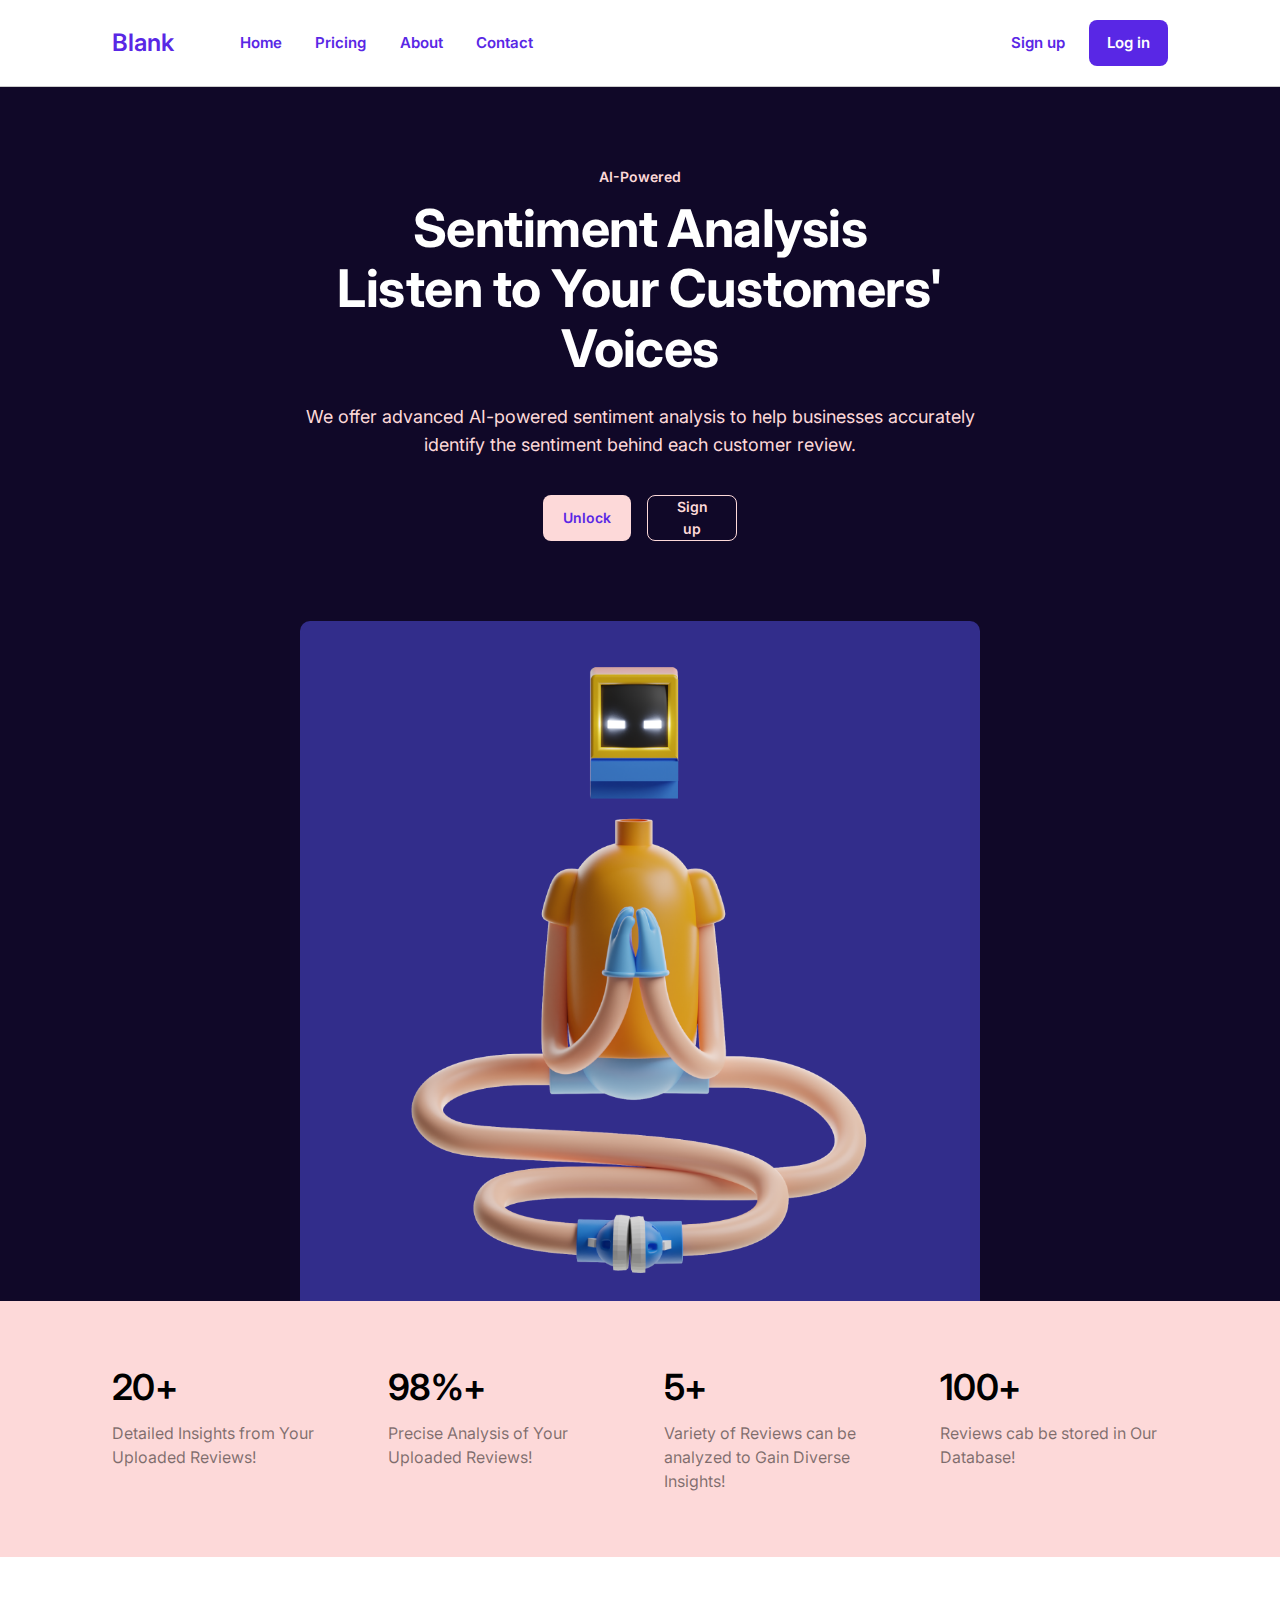
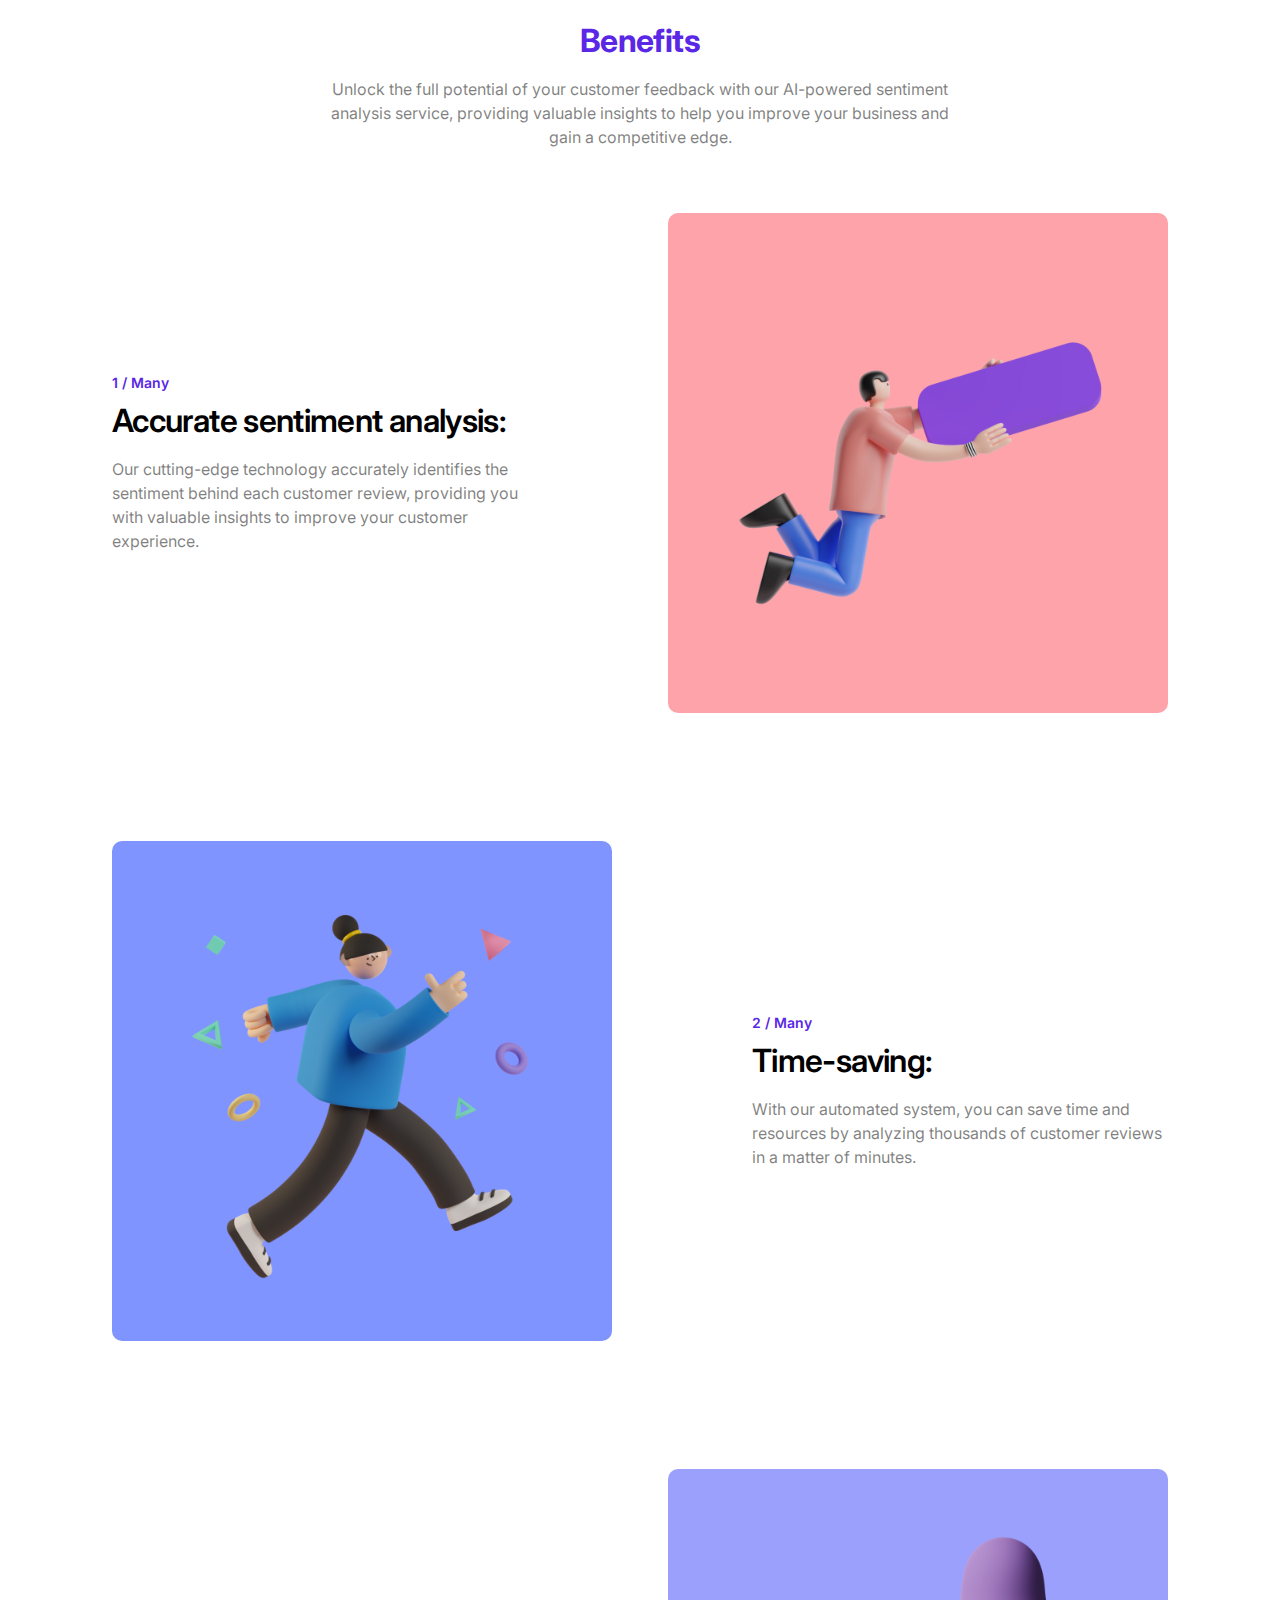
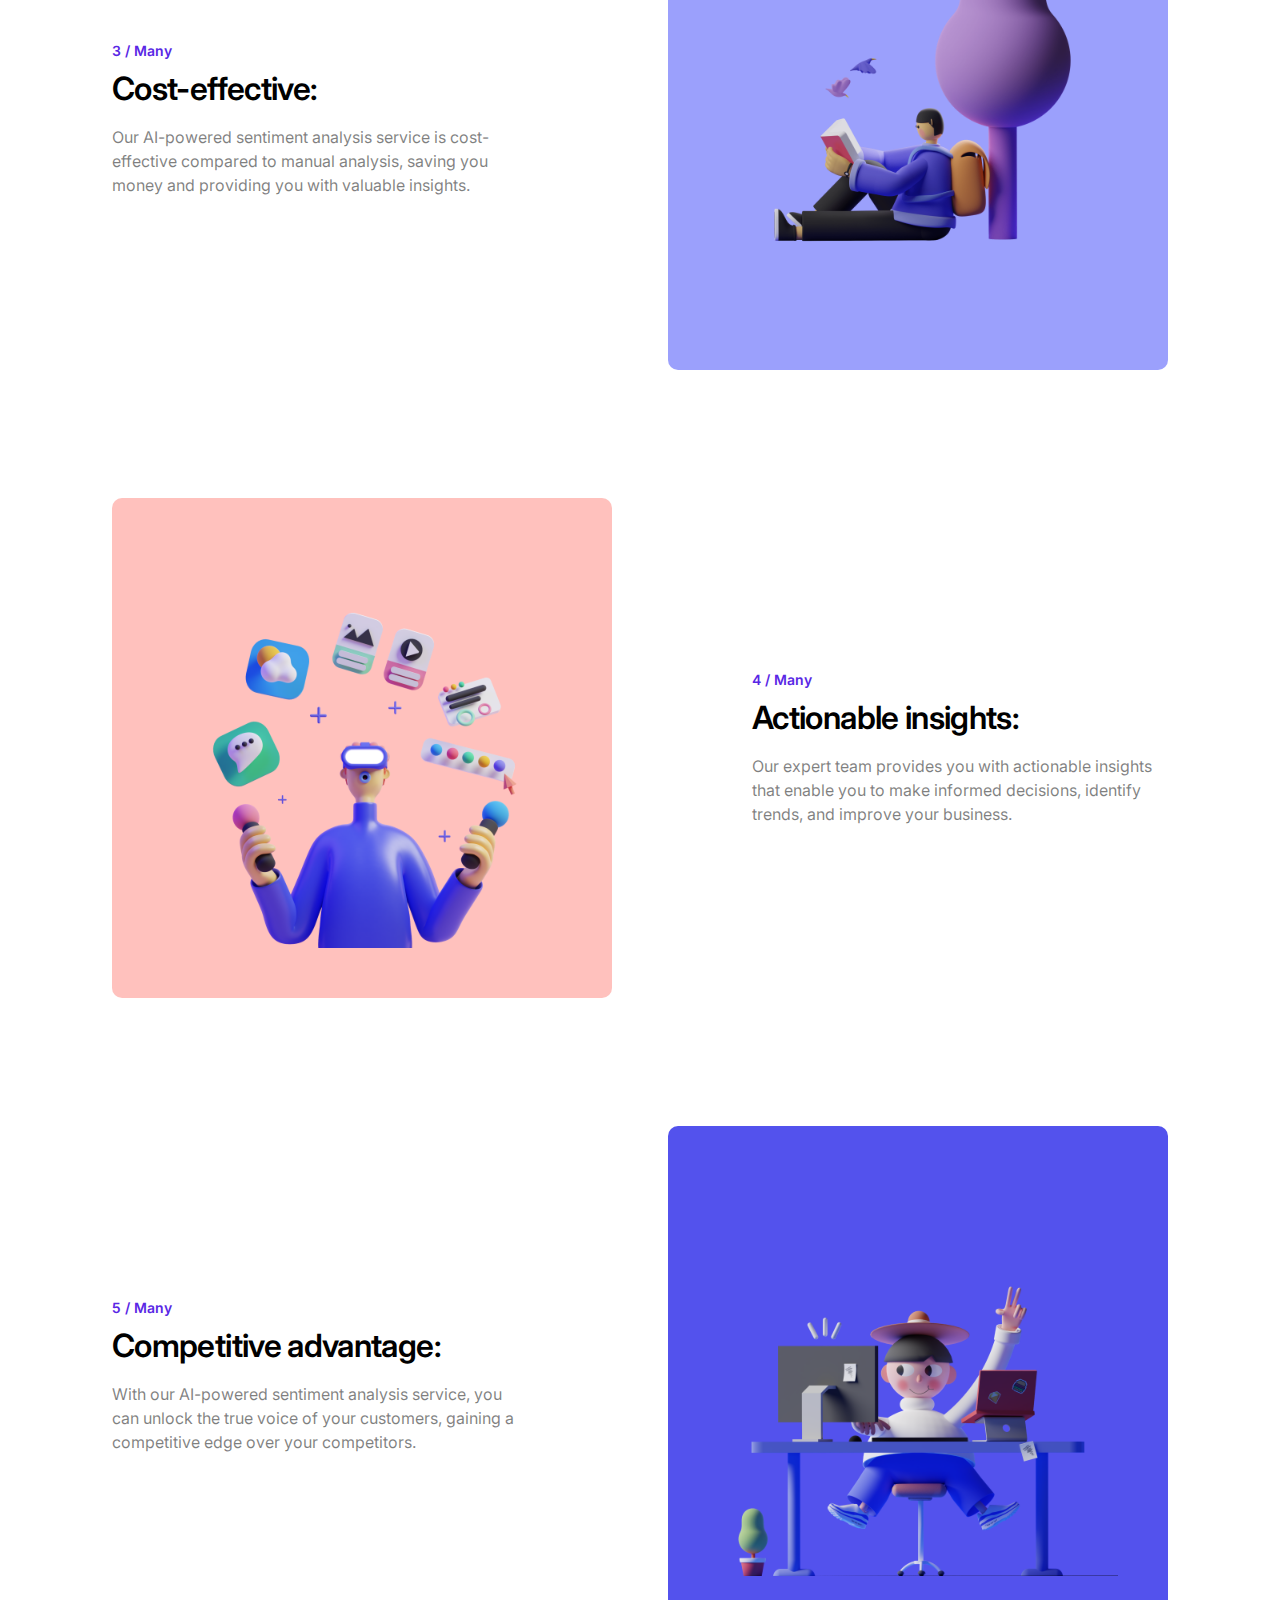
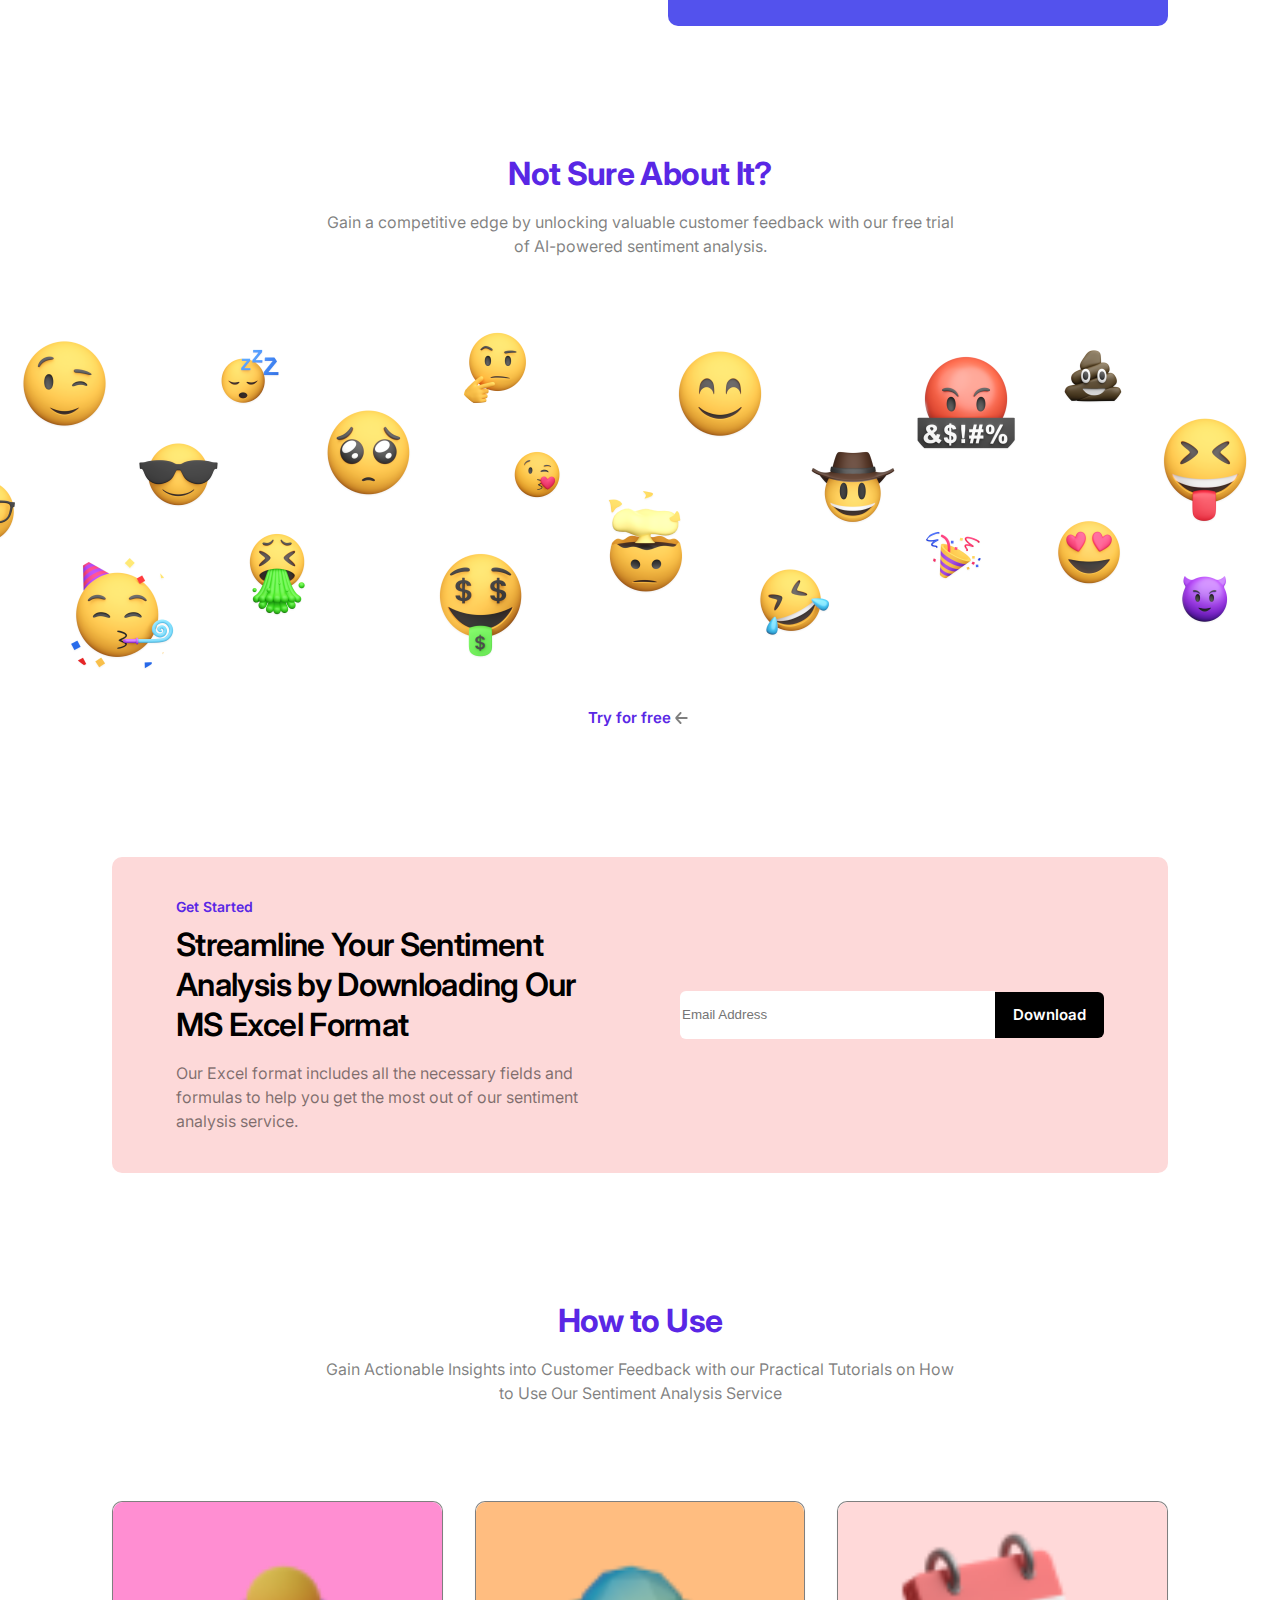
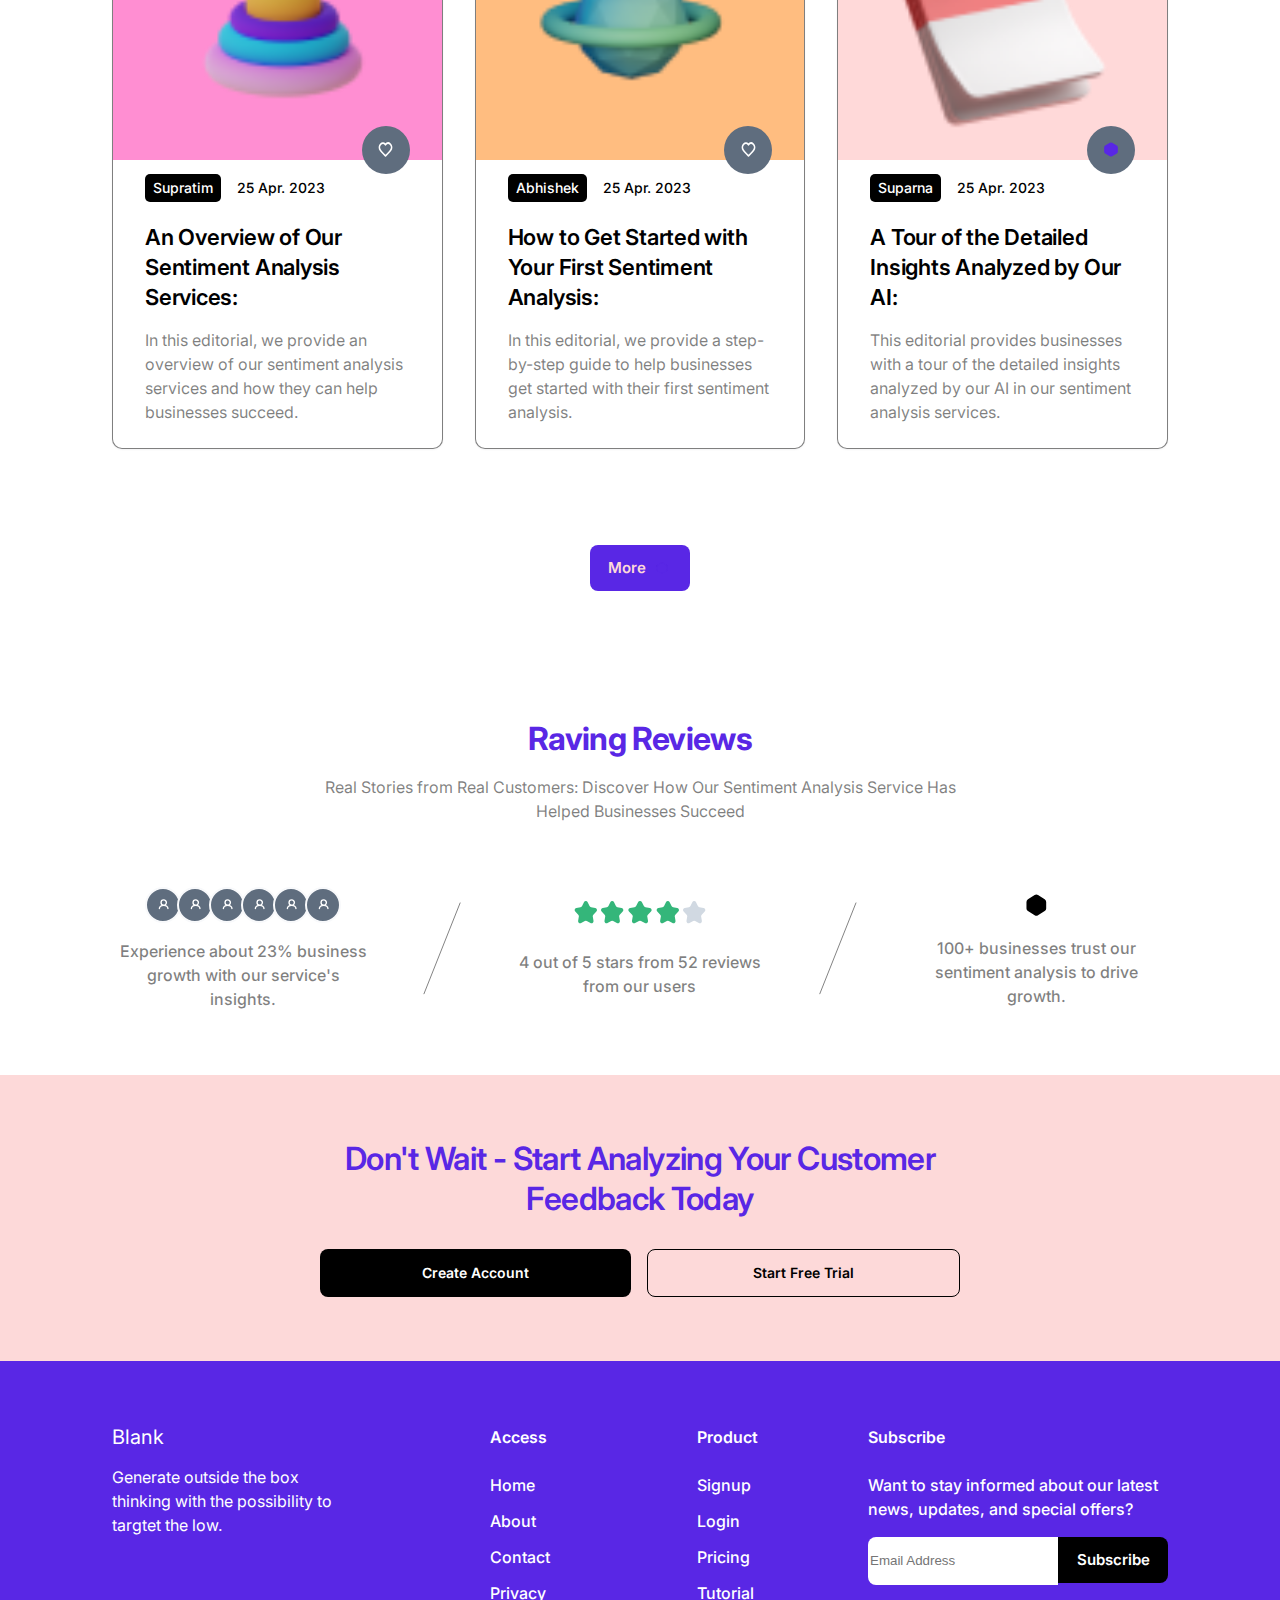
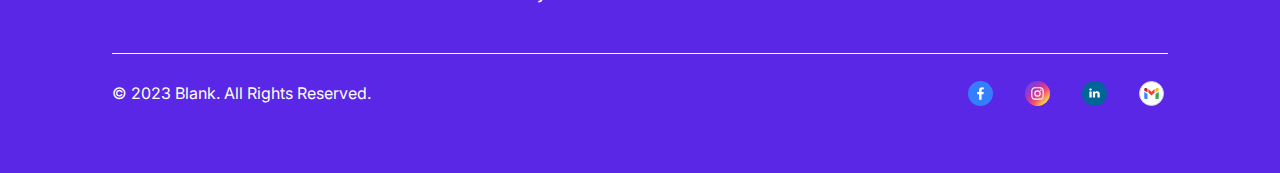
<file: index.html>
<!DOCTYPE html><html><head><meta charset="utf-8"><meta name="viewport" content="initial-scale=1, width=device-width"><link rel="stylesheet" href="AboutUs.94b803d2.css"><link rel="stylesheet" href="index.8ff787f0.css"><link rel="stylesheet" href="https://fonts.googleapis.com/css2?family=Inter:wght@400;500;600;700&display=swap"></head><body> <div class="home"> <nav class="navbar"> <div class="internal-nav"> <div class="links"> <div class="company-logo"> <a class="blank" href="https://github.com/">Blank</a> </div> <div class="nav-links"> <a class="pricing" href="https://github.com/">Home</a><a class="pricing" href="https://github.com/">Pricing</a><a class="pricing" href="https://github.com/">About</a><a class="pricing" href="https://github.com/">Contact</a> </div> </div> <div class="buttons"> <div class="signup-and-login"> <a class="sign-up" href="https://github.com/" id="signUp">Sign up</a><button class="login-button" id="loginButton"> <div class="log-in">Log in</div> </button> </div> <button class="hamburger-icon" id="hamburgerIcon"> <img class="icon" alt src="icon.186cba9a.svg"> </button> </div> </div> </nav> <div class="inner-container"> <div class="hero-section"> <div class="inner-container1"> <div class="upper"> <div class="text-container"> <div class="label">AI-Powered</div> <div class="headline"> <b class="heading"><p class="sentiment-analysis">Sentiment Analysis</p> <p class="sentiment-analysis"> Listen to Your Customers' Voices </p></b> <div class="subheading"> We offer advanced AI-powered sentiment analysis to help businesses accurately identify the sentiment behind each customer review. </div> </div> </div> <div class="buttons1"> <button class="button1" id="button1"> <div class="text">Unlock</div></button><button class="button2" id="button2"> <div class="text1">Sign up</div> </button> </div> </div> </div> <div class="image"> <img class="home-hero-image" alt src="hero-image@2x.3fe8167f.png"> </div> </div> <div class="features"> <div class="inner-container2"> <div class="content"> <div class="box1"> <div class="text-content"> <div class="heading1">20+</div> <div class="subheading1"> Detailed Insights from Your Uploaded Reviews! </div> </div> </div> <div class="box1"> <div class="text-content"> <div class="heading1">98%+</div> <div class="subheading1"> Precise Analysis of Your Uploaded Reviews! </div> </div> </div> <div class="box1"> <div class="text-content"> <div class="heading1">5+</div> <div class="subheading1"> Variety of Reviews can be analyzed to Gain Diverse Insights! </div> </div> </div> <div class="box1"> <div class="text-content"> <div class="heading1">100+</div> <div class="subheading1"> Reviews cab be stored in Our Database! </div> </div> </div> </div> </div> </div> <div class="wireframe-testimonial"> <div class="headline1"> <div class="inner-container3"> <div class="text-content4"> <b class="heading5">Benefits</b> <div class="subheading1"> Unlock the full potential of your customer feedback with our AI-powered sentiment analysis service, providing valuable insights to help you improve your business and gain a competitive edge. </div> </div> </div> </div> <div class="main-content"> <div class="text2"> <div class="inner-container4"> <div class="label1">1 / Many</div> <div class="text-container1"> <div class="heading6">Accurate sentiment analysis:</div> <div class="subheading1"> Our cutting-edge technology accurately identifies the sentiment behind each customer review, providing you with valuable insights to improve your customer experience. </div> </div> </div> </div> <div class="image1"> <img class="benefit-image1-icon" alt src="benefit-image1@2x.c785088f.png"> </div> </div> </div> <div class="benefits2"> <div class="main-content1"> <div class="image2"> <img class="benefit-image1-icon" alt src="benefit-image2@2x.bbe72381.png"> </div> <div class="text3"> <div class="inner-container4"> <div class="label1">2 / Many</div> <div class="text-container1"> <div class="heading6">Time-saving:</div> <div class="subheading1"> With our automated system, you can save time and resources by analyzing thousands of customer reviews in a matter of minutes. </div> </div> </div> </div> </div> </div> <div class="benefits2"> <div class="main-content1"> <div class="text2"> <div class="inner-container4"> <div class="label1">3 / Many</div> <div class="text-container1"> <div class="heading6">Cost-effective:</div> <div class="subheading1"> Our AI-powered sentiment analysis service is cost-effective compared to manual analysis, saving you money and providing you with valuable insights. </div> </div> </div> </div> <div class="image3"> <img class="benefit-image1-icon" alt src="benefit-image3@2x.1f3d363a.png"> </div> </div> </div> <div class="benefits2"> <div class="main-content1"> <div class="image4"> <img class="benefit-image1-icon" alt src="benefit-image4@2x.97e2ee86.png"> </div> <div class="text3"> <div class="inner-container4"> <div class="label1">4 / Many</div> <div class="text-container1"> <div class="heading6">Actionable insights:</div> <div class="subheading1"> Our expert team provides you with actionable insights that enable you to make informed decisions, identify trends, and improve your business. </div> </div> </div> </div> </div> </div> <div class="benefits2"> <div class="main-content1"> <div class="text2"> <div class="inner-container4"> <div class="label1">5 / Many</div> <div class="text-container1"> <div class="heading6">Competitive advantage:</div> <div class="subheading1"> With our AI-powered sentiment analysis service, you can unlock the true voice of your customers, gaining a competitive edge over your competitors. </div> </div> </div> </div> <div class="image5"> <img class="benefit-image1-icon" alt src="benefit-image5@2x.e541a3aa.png"> </div> </div> </div> <div class="free-trial"> <div class="headline1"> <div class="inner-container3"> <div class="text-content4"> <b class="heading5">Not Sure About It?</b> <div class="subheading1"> Gain a competitive edge by unlocking valuable customer feedback with our free trial of AI-powered sentiment analysis. </div> </div> </div> </div> <div class="container"> <div class="emojis"> <img class="emoji-icon" alt src="emoji@2x.30665d14.png"><img class="emoji-icon1" alt src="emoji1@2x.e701fecc.png"><img class="emoji-icon2" alt src="emoji2@2x.340c4b66.png"><img class="emoji-icon3" alt src="emoji3@2x.4532529e.png"><img class="emoji-icon4" alt src="emoji4@2x.8a02de26.png"><img class="emoji-icon5" alt src="emoji5@2x.62def2fb.png"><img class="emoji-icon6" alt src="emoji6@2x.5e471834.png"><img class="emoji-icon7" alt src="emoji7@2x.c098d89f.png"><img class="emoji-icon8" alt src="emoji8@2x.a40bff4b.png"><img class="emoji-icon9" alt src="emoji9@2x.b49ad192.png"><img class="emoji-icon10" alt src="emoji10@2x.506439e4.png"><img class="emoji-icon11" alt src="emoji11@2x.63203f80.png"><img class="emoji-icon12" alt src="emoji12@2x.55bf2e13.png"><img class="emoji-icon13" alt src="emoji13@2x.06130350.png"><img class="emoji-icon14" alt src="emoji14@2x.444b30e0.png"><img class="emoji-icon15" alt src="emoji15@2x.77e81b21.png"><img class="emoji-icon16" alt src="emoji16@2x.8863e99e.png"><img class="emoji-icon17" alt src="emoji17@2x.c58d87f8.png"><img class="emoji-icon18" alt src="emoji18@2x.480b03c6.png"><img class="emoji-icon19" alt src="emoji19@2x.52fe3d38.png"><img class="emoji-icon20" alt src="emoji20@2x.8b5bcc56.png"><img class="emoji-icon21" alt src="emoji21@2x.51403e3b.png"><img class="emoji-icon22" alt src="emoji22@2x.737a25d7.png"><img class="emoji-icon23" alt src="emoji23@2x.1a0d6370.png"> </div> <div class="container1"> <div class="free-trial-button"> <a class="text7" href="AboutUs.html">Try for free</a> <div class="arrow-icon"> <img class="home-arrow-icon" alt src="icon1.4dbb268b.svg"> </div> </div> </div> </div> </div> <div class="download-excel-format"> <div class="inner-container10"> <div class="text-box"> <div class="text2"> <div class="inner-container4"> <div class="label1">Get Started</div> <div class="text-container1"> <div class="heading6"> Streamline Your Sentiment Analysis by Downloading Our MS Excel Format </div> <div class="subheading1"> Our Excel format includes all the necessary fields and formulas to help you get the most out of our sentiment analysis service. </div> </div> </div> </div> <div class="email-input"> <div class="inner-container11"> <input class="search-box" type="email" placeholder="Email Address" required><button class="download-button" id="downloadButton"> <div class="text8">Download</div> </button> </div> </div> </div> </div> </div> <div class="wireframe-blog-post"> <div class="headline1"> <div class="inner-container3"> <div class="text-content4"> <b class="heading5">How to Use</b> <div class="subheading1"> Gain Actionable Insights into Customer Feedback with our Practical Tutorials on How to Use Our Sentiment Analysis Service </div> </div> </div> </div> <div class="content1"> <div class="box11"> <div class="inner-container13"> <div class="image6"> <img class="home-image1-icon" alt src="image1@2x.196ad13a.png"> </div> <div class="icon-content"> <div class="user-icon"> <img class="home-user-icon" alt src="icon2.4bacc3a7.svg"> </div> </div> </div> <div class="container2"> <div class="logo"> <div class="text-container7"> <div class="upper1"> <div class="label7"> <div class="text9">Supratim</div> </div> <div class="date">25 Apr. 2023</div> </div> <div class="headline5"> <div class="heading14"> An Overview of Our Sentiment Analysis Services: </div> <div class="subheading1"> In this editorial, we provide an overview of our sentiment analysis services and how they can help businesses succeed. </div> </div> </div> </div> </div> </div> <div class="box21"> <div class="inner-container13"> <div class="image7"> <img class="home-image1-icon" alt src="image2@2x.42f13123.png"> </div> <div class="icon-content"> <div class="user-icon"> <img class="home-user-icon" alt src="icon2.4bacc3a7.svg"> </div> </div> </div> <div class="container2"> <div class="logo"> <div class="text-container7"> <div class="upper1"> <div class="label7"> <div class="text9">Abhishek</div> </div> <div class="date">25 Apr. 2023</div> </div> <div class="headline5"> <div class="heading14"> How to Get Started with Your First Sentiment Analysis: </div> <div class="subheading1"> In this editorial, we provide a step-by-step guide to help businesses get started with their first sentiment analysis. </div> </div> </div> </div> </div> </div> <div class="box21"> <div class="inner-container13"> <div class="image8"> <img class="home-image1-icon" alt src="image3@2x.382b7e00.png"> </div> <div class="icon-content"> <div class="user-icon"> <img class="home-user-icon" alt src="icon3.81ff2591.svg"> </div> </div> </div> <div class="container2"> <div class="logo"> <div class="text-container7"> <div class="upper1"> <div class="label7"><div class="text9">Suparna</div></div> <div class="date">25 Apr. 2023</div> </div> <div class="headline5"> <div class="heading14"> A Tour of the Detailed Insights Analyzed by Our AI: </div> <div class="subheading1"> This editorial provides businesses with a tour of the detailed insights analyzed by our AI in our sentiment analysis services. </div> </div> </div> </div> </div> </div> </div> <div class="inner-container19"> <button class="tutorial-button" id="tutorialButton"> <div class="text12">More</div> <div class="arrow-icon"> <img class="home-arrow-icon" alt src="icon4.4aabb029.svg"> </div> </button> </div> </div> <div class="wireframe-testimonial"> <div class="headline1"> <div class="inner-container3"> <div class="text-content4"> <b class="heading5">Raving Reviews</b> <div class="subheading1"> Real Stories from Real Customers: Discover How Our Sentiment Analysis Service Has Helped Businesses Succeed </div> </div> </div> </div> <div class="main-content5"> <div class="box12"> <div class="inner-container21"> <div class="icon-group"> <div class="icon-content2"> <div class="star-icon"> <img class="icon1" alt src="icon5.a69836a8.svg"> </div> </div> <div class="icon-content3"> <div class="star-icon"> <img class="icon1" alt src="icon5.a69836a8.svg"> </div> </div> <div class="icon-content3"> <div class="star-icon"> <img class="icon1" alt src="icon5.a69836a8.svg"> </div> </div> <div class="icon-content3"> <div class="star-icon"> <img class="icon1" alt src="icon5.a69836a8.svg"> </div> </div> <div class="icon-content3"> <div class="star-icon"> <img class="icon1" alt src="icon5.a69836a8.svg"> </div> </div> <div class="icon-content3"> <div class="star-icon"> <img class="icon1" alt src="icon5.a69836a8.svg"> </div> </div> </div> </div> <div class="text13"> Experience about 23% business growth with our service's insights. </div> </div> <img class="divider-icon" alt src="divider.f72d1221.svg"> <div class="box22"> <div class="inner-container22"> <div class="icon-group1"> <div class="icon-content8"> <div class="star-icon"> <img class="icon7" alt src="icon6.8907a573.svg"> </div> </div> <div class="icon-content8"> <div class="star-icon"> <img class="icon7" alt src="icon7.4c00c2fc.svg"> </div> </div> <div class="icon-content8"> <div class="star-icon"> <img class="icon7" alt src="icon8.8cc0abfe.svg"> </div> </div> <div class="icon-content8"> <div class="star-icon"> <img class="icon7" alt src="icon6.8907a573.svg"> </div> </div> <div class="icon-content8"> <div class="star-icon"> <img class="icon7" alt src="icon9.7e966084.svg"> </div> </div> </div> </div> <div class="text13"> 4 out of 5 stars from 52 reviews from our users </div> </div> <img class="divider-icon" alt src="divider1.4f1eed6d.svg"> <div class="box12"> <div class="inner-container23"> <img class="icon12" alt src="icon10.6e77839b.svg"> </div> <div class="text13"> 100+ businesses trust our sentiment analysis to drive growth. </div> </div> </div> </div> <div class="call-to-action"> <div class="headline1"> <div class="heading18"> <div class="container1"> <div class="heading6"> Don't Wait - Start Analyzing Your Customer Feedback Today </div> </div> <div class="buttons2"> <button class="button11" id="button11"> <div class="text16">Create Account</div></button><button class="button21" id="button21"> <div class="text17">Start Free Trial</div> </button> </div> </div> </div> </div> </div> <footer class="footer"> <div class="inner-container25"> <div class="top-horizontal-container"> <div class="about-company"> <div class="logo"><div class="text18">Blank</div></div> <div class="text-input"> <div class="text19"> Generate outside the box thinking with the possibility to targtet the low. </div> </div> </div> <div class="links-vertical-container"> <div class="vertical-container"> <div class="heading20"><div class="text20">Access</div></div> <div class="links1"> <a class="privacy" href="PrivacyPolicy.html">Home</a><a class="privacy" href="AboutUs.html">About</a><a class="privacy" href="https://github.com/">Contact</a><a class="privacy" href="PrivacyPolicy.html">Privacy</a> </div> </div> <div class="vertical-container"> <div class="heading20"><div class="text20">Product</div></div> <div class="links1"> <a class="privacy" href="Register.html">Signup</a><a class="privacy" href="Login.html">Login</a><a class="privacy" href="https://github.com/">Pricing</a><a class="privacy" href="https://github.com/">Tutorial</a> </div> </div> </div> <div class="subscribe"> <div class="heading22"><div class="text20">Subscribe</div></div> <div class="text-input1"> <div class="free-trial-button"> <div class="text23"> Want to stay informed about our latest news, updates, and special offers? </div> </div> <div class="input"> <div class="inner-container26"> <input class="search" type="email" placeholder="Email Address"><button class="subscribe-button" id="subscribeButton"> <div class="text24">Subscribe</div> </button> </div> </div> </div> </div> </div> <div class="bottom-horizontal-container"> <div class="copyright-text">© 2023 Blank. All Rights Reserved.</div> <div class="social-icons"> <button class="facebook" id="facebook"> <div class="facebook-icon"> <div class="capa-2"> <div class="elements"> <img class="vector-icon" alt src="vector.a2c4031c.svg"> </div> </div> </div></button><button class="facebook" id="instagram"> <div class="instagram-icon"> <div class="vector-wrapper"> <img class="vector-icon" alt src="vector1.5c87c5fa.svg"> </div> </div></button><button class="facebook" id="linkedin"> <div class="linkedin-icon"> <div class="group"> <img class="vector-icon" alt src="vector2.e4ce7589.svg"> </div> </div></button><button class="facebook" id="gmail"> <div class="gmail-icon"> <div class="vector-parent"> <img class="vector-icon3" alt src="vector3.22a85eda.svg"><img class="vector-icon4" alt src="vector4.78dc074b.svg"><img class="vector-icon5" alt src="vector5.73d86262.svg"><img class="vector-icon6" alt src="vector6.25e8aafe.svg"><img class="vector-icon7" alt src="vector7.b6288c00.svg"> </div> </div> </button> </div> </div> </div> </footer> </div> <script>var signUp=document.getElementById("signUp");signUp&&signUp.addEventListener("click",(function(){window.location.href="https://github.com/"}));var loginButton=document.getElementById("loginButton");loginButton&&loginButton.addEventListener("click",(function(t){window.location.href="./Login.html"}));var hamburgerIcon=document.getElementById("hamburgerIcon");hamburgerIcon&&hamburgerIcon.addEventListener("click",(function(){window.location.href="https://github.com/"}));var button1=document.getElementById("button1");button1&&button1.addEventListener("click",(function(t){window.location.href="./Login.html"}));var button2=document.getElementById("button2");button2&&button2.addEventListener("click",(function(t){window.location.href="./Register.html"}));var downloadButton=document.getElementById("downloadButton");downloadButton&&downloadButton.addEventListener("click",(function(){window.location.href="https://github.com/"}));var tutorialButton=document.getElementById("tutorialButton");tutorialButton&&tutorialButton.addEventListener("click",(function(t){window.location.href="./Error.html"}));var button11=document.getElementById("button11");button11&&button11.addEventListener("click",(function(t){window.location.href="./Register.html"}));var button21=document.getElementById("button21");button21&&button21.addEventListener("click",(function(){window.location.href="https://github.com/"}));var subscribeButton=document.getElementById("subscribeButton");subscribeButton&&subscribeButton.addEventListener("click",(function(){window.location.href="https://github.com/"}));var facebook=document.getElementById("facebook");facebook&&facebook.addEventListener("click",(function(){window.location.href="https://www.facebook.com/"}));var instagram=document.getElementById("instagram");instagram&&instagram.addEventListener("click",(function(){window.location.href="https://www.instagram.com/"}));var linkedin=document.getElementById("linkedin");linkedin&&linkedin.addEventListener("click",(function(){window.location.href="http://linkedin.in/"}));var gmail=document.getElementById("gmail");gmail&&gmail.addEventListener("click",(function(){window.location.href="https://mail.google.com/mail/u/0/#inbox"}));</script> </body></html>
</file>
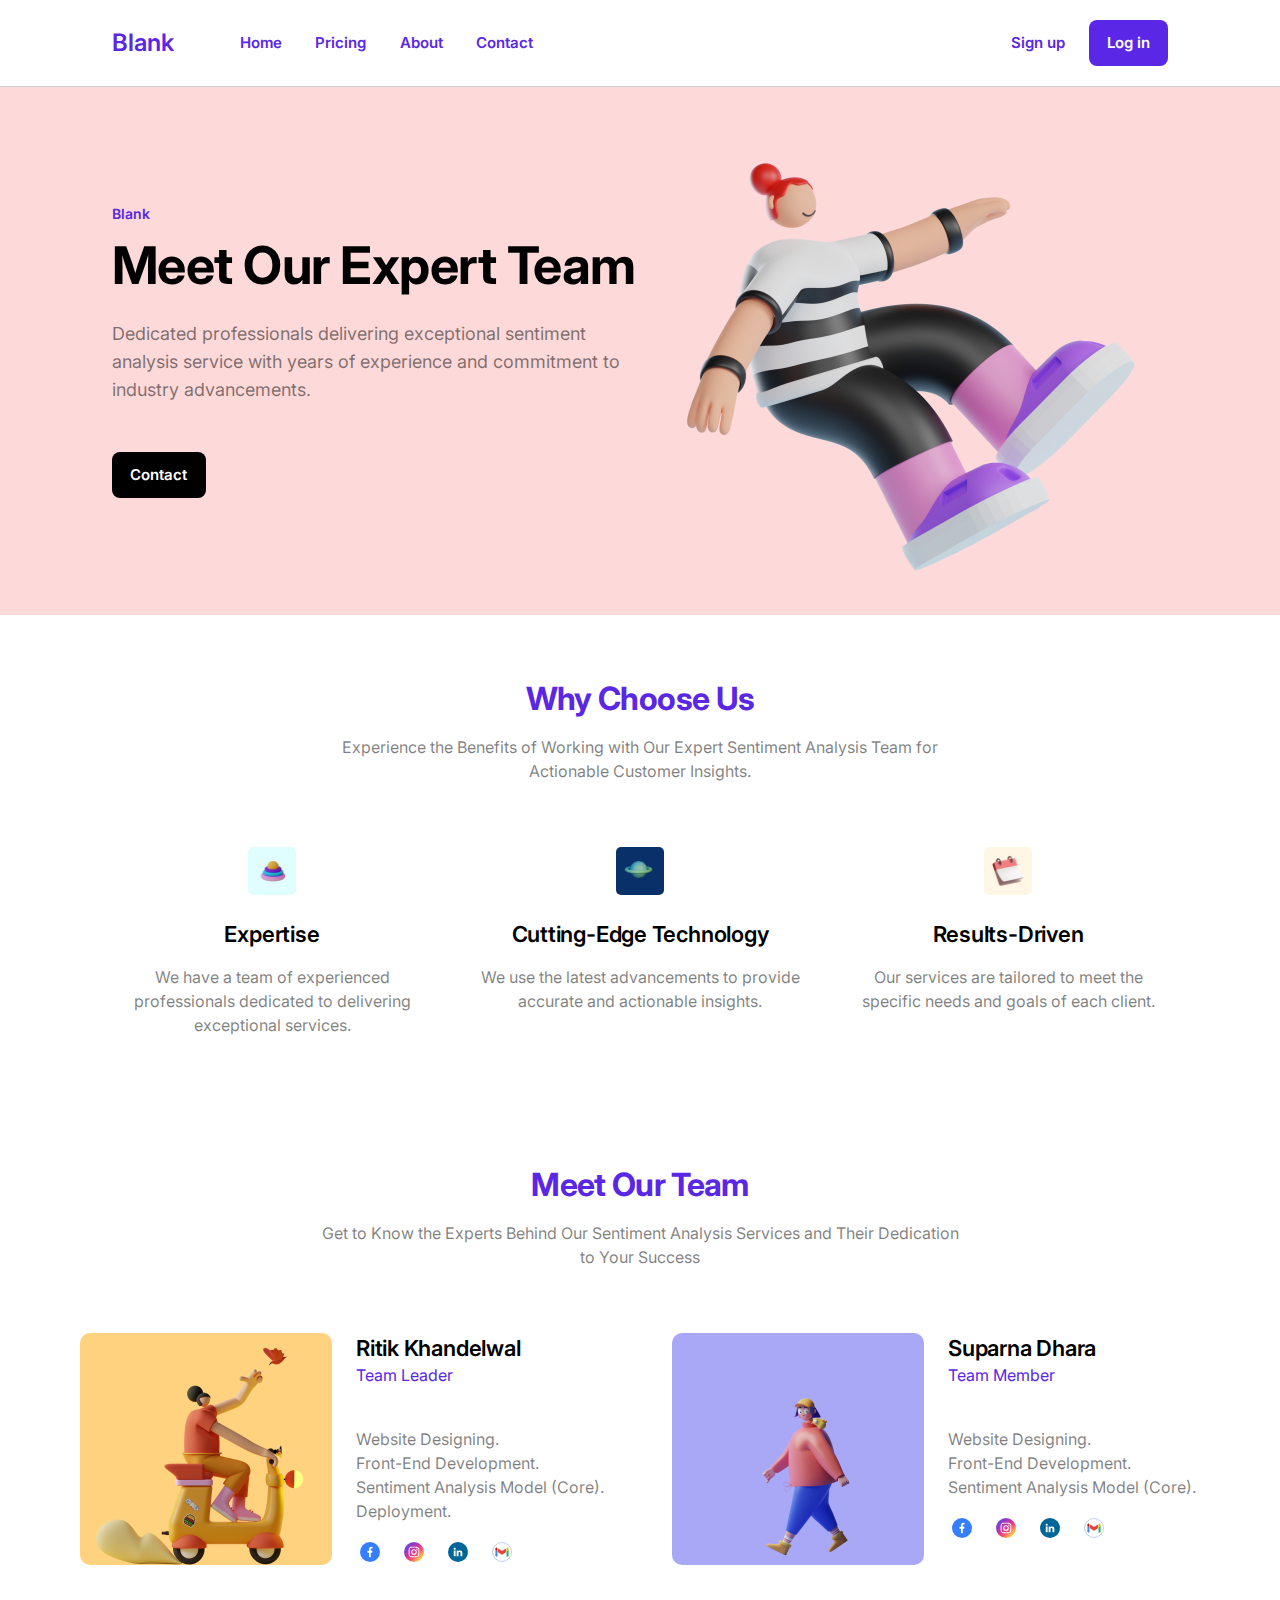
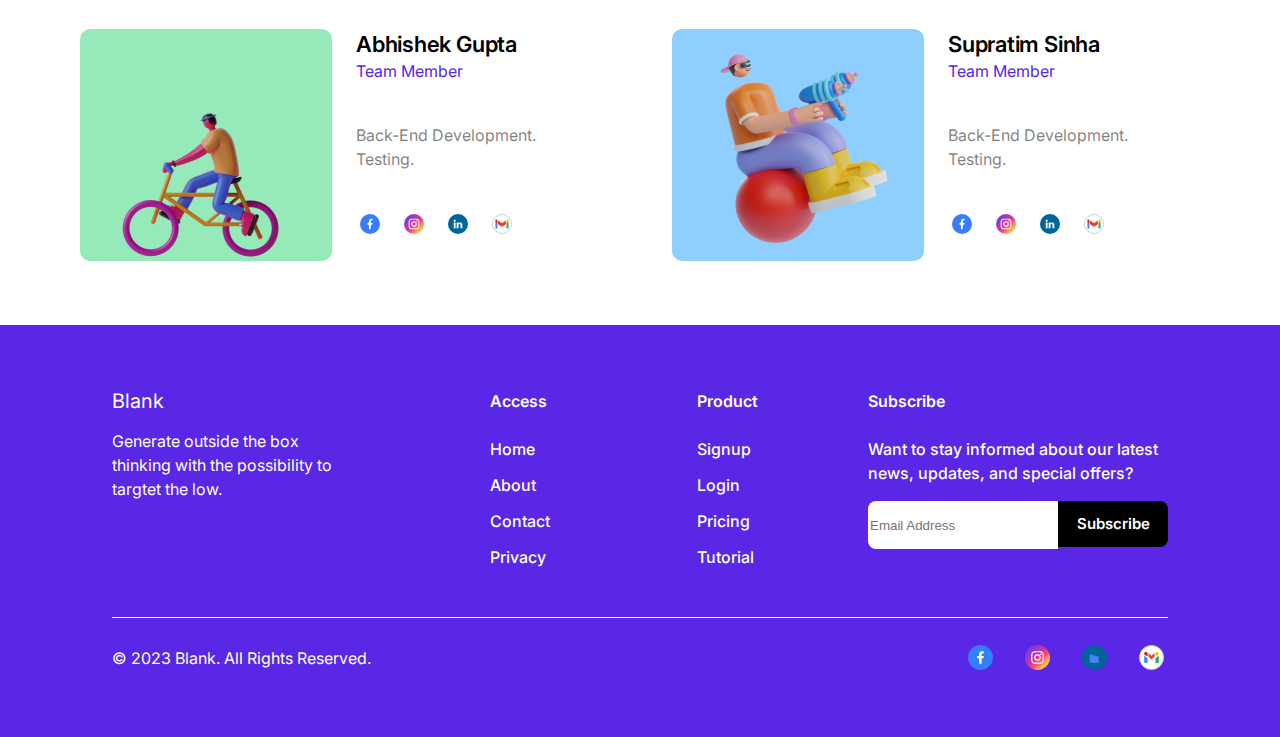
<file: AboutUs.html>
<!DOCTYPE html><html><head><meta charset="utf-8"><meta name="viewport" content="initial-scale=1, width=device-width"><link rel="stylesheet" href="AboutUs.94b803d2.css"><link rel="stylesheet" href="AboutUs.fe8ee4ba.css"><link rel="stylesheet" href="https://fonts.googleapis.com/css2?family=Inter:wght@400;500;600;700&display=swap"></head><body> <div class="about-us"> <nav class="navbar5"> <div class="internal-nav5"> <div class="links10"> <div class="company-logo5"> <a class="blank6" href="https://github.com/">Blank</a> </div> <div class="nav-links5"> <a class="home8" href="https://github.com/">Home</a><a class="home8" href="https://github.com/">Pricing</a><a class="home8" href="https://github.com/">About</a><a class="home8" href="https://github.com/">Contact</a> </div> </div> <div class="buttons7"> <div class="signup-and-login5"> <a class="sign-up5" href="https://github.com/" id="signUp">Sign up</a><button class="login-button5" id="loginButton"> <div class="log-in5">Log in</div> </button> </div> <button class="hamburger-icon5" id="hamburgerIcon"> <img class="icon44" alt src="icon.186cba9a.svg"> </button> </div> </div> </nav> <main class="inner-container33"> <div class="hero-section2"> <div class="inner-container34"> <div class="text-section"> <div class="inner-container35"> <div class="main-text1"> <div class="company-name"> <div class="text70">Blank</div> </div> <div class="paragraph"> <b class="heading29">Meet Our Expert Team</b> <div class="subheading20"> Dedicated professionals delivering exceptional sentiment analysis service with years of experience and commitment to industry advancements. </div> </div> </div> <button class="contact-button" id="contactButton"> <div class="text71">Contact</div> </button> </div> </div> <div class="image-section"> <img class="about-us-image" alt src="about-us-image@2x.dcfa91a9.png"> </div> </div> </div> <div class="why-section"> <div class="headline35"> <div class="text-container35"> <div class="inner-container36"> <b class="headline36">Why Choose Us</b> <div class="subtitle25"> Experience the Benefits of Working with Our Expert Sentiment Analysis Team for Actionable Customer Insights. </div> </div> </div> </div> <div class="container5"> <div class="inner-container37"> <div class="content4"> <div class="box13"> <div class="inner-container38"> <div class="icon110"> <img class="image1-icon" alt src="image1@2x.196ad13a.png"> </div> <div class="paragraph-container"> <div class="heading30">Expertise</div> <div class="subtitle25"> We have a team of experienced professionals dedicated to delivering exceptional services. </div> </div> </div> </div> <div class="box23"> <div class="inner-container38"> <div class="icon210"> <img class="image1-icon" alt src="image2@2x.42f13123.png"> </div> <div class="paragraph-container"> <div class="heading30">Cutting-Edge Technology</div> <div class="subtitle25"> We use the latest advancements to provide accurate and actionable insights. </div> </div> </div> </div> <div class="box23"> <div class="inner-container38"> <div class="icon310"> <img class="image1-icon" alt src="image3@2x.382b7e00.png"> </div> <div class="paragraph-container"> <div class="heading30">Results-Driven</div> <div class="subtitle25"> Our services are tailored to meet the specific needs and goals of each client. </div> </div> </div> </div> </div> </div> </div> </div> <div class="team-details"> <div class="headline35"> <div class="text-container35"> <div class="inner-container36"> <b class="headline36">Meet Our Team</b> <div class="subtitle25"> Get to Know the Experts Behind Our Sentiment Analysis Services and Their Dedication to Your Success </div> </div> </div> </div> <div class="main-content7"> <div class="cards"> <div class="card1"> <div class="image11"> <img class="ritik-khandelwal-image" alt src="ritik-khandelwal-image@2x.a4fe7cc8.png"> </div> <div class="vertical-container4"> <div class="text72"> <div class="headline39"> <div class="name">Ritik Khandelwal</div> <div class="designation">Team Leader</div> </div> <div class="work-done"> <p class="website-designing">&nbsp;</p> <p class="website-designing">Website Designing.</p> <p class="website-designing">Front-End Development.</p> <p class="website-designing"> Sentiment Analysis Model (Core). </p> <p class="website-designing">Deployment.</p> </div> </div> <div class="social-media"> <div class="facebook2" id="facebook"> <button class="facebook-icon2" id="facebookIcon"> <div class="capa-22"> <div class="elements2"> <img class="vector-icon16" alt src="vector8.c14b0f20.svg"> </div> </div> </button> </div> <div class="facebook2" id="instagram"> <button class="instagram-icon2" id="instagramIcon"> <div class="vector-frame"> <img class="vector-icon16" alt src="vector9.e3ab9e43.svg"> </div> </button> </div> <div class="facebook2" id="linkedin"> <button class="linkedin-icon2" id="linkedinIcon"> <div class="group2"> <img class="vector-icon16" alt src="vector10.b60e1b1b.svg"> </div> </button> </div> <div class="facebook2" id="gmail"> <button class="gmail-icon2" id="gmailIcon"> <div class="group-div"> <img class="vector-icon19" alt src="vector11.6e1a43d2.svg"><img class="vector-icon20" alt src="vector12.8154e3f8.svg"><img class="vector-icon21" alt src="vector13.28e0582f.svg"><img class="vector-icon22" alt src="vector14.17bcb5a3.svg"><img class="vector-icon23" alt src="vector15.ffaeb49c.svg"> </div> </button> </div> </div> </div> </div> <div class="card1"> <div class="image21"> <img class="suparna-dhara-image" alt src="suparna-dhara-image@2x.18d8b4a7.png"> </div> <div class="vertical-container5"> <div class="text73"> <div class="headline40"> <div class="name">Suparna Dhara</div> <div class="designation">Team Member</div> </div> <div class="work-done"> <p class="website-designing">&nbsp;</p> <p class="website-designing">Website Designing.</p> <p class="website-designing">Front-End Development.</p> <p class="website-designing"> Sentiment Analysis Model (Core). </p> </div> </div> <div class="social-media"> <div class="facebook2" id="facebook1"> <button class="facebook-icon2" id="facebookIcon1"> <div class="capa-22"> <div class="elements2"> <img class="vector-icon16" alt src="vector8.c14b0f20.svg"> </div> </div> </button> </div> <div class="facebook2" id="instagram1"> <button class="instagram-icon2" id="instagramIcon1"> <div class="vector-frame"> <img class="vector-icon16" alt src="vector9.e3ab9e43.svg"> </div> </button> </div> <div class="facebook2" id="linkedin1"> <button class="linkedin-icon2" id="linkedinIcon1"> <div class="group2"> <img class="vector-icon16" alt src="vector10.b60e1b1b.svg"> </div> </button> </div> <div class="facebook2" id="gmail1"> <button class="gmail-icon2" id="gmailIcon1"> <div class="group-div"> <img class="vector-icon19" alt src="vector11.6e1a43d2.svg"><img class="vector-icon20" alt src="vector12.8154e3f8.svg"><img class="vector-icon21" alt src="vector13.28e0582f.svg"><img class="vector-icon22" alt src="vector14.17bcb5a3.svg"><img class="vector-icon23" alt src="vector15.ffaeb49c.svg"> </div> </button> </div> </div> </div> </div> </div> <div class="cards"> <div class="card1"> <div class="image31"> <img class="suparna-dhara-image" alt src="abhishek-gupta-image@2x.797a5444.png"> </div> <div class="vertical-container4"> <div class="text73"> <div class="headline40"> <div class="name">Abhishek Gupta</div> <div class="designation">Team Member</div> </div> <div class="work-done"> <p class="website-designing">&nbsp;</p> <p class="website-designing">Back-End Development.</p> <p class="website-designing">Testing.</p> <p class="website-designing">&nbsp;</p> </div> </div> <div class="social-media"> <div class="facebook2" id="facebook2"> <button class="facebook-icon2" id="facebookIcon2"> <div class="capa-22"> <div class="elements2"> <img class="vector-icon16" alt src="vector8.c14b0f20.svg"> </div> </div> </button> </div> <div class="facebook2" id="instagram2"> <button class="instagram-icon2" id="instagramIcon2"> <div class="vector-frame"> <img class="vector-icon16" alt src="vector9.e3ab9e43.svg"> </div> </button> </div> <div class="facebook2" id="linkedin2"> <button class="linkedin-icon2" id="linkedinIcon2"> <div class="group2"> <img class="vector-icon16" alt src="vector10.b60e1b1b.svg"> </div> </button> </div> <div class="facebook2" id="gmail2"> <button class="gmail-icon2" id="gmailIcon2"> <div class="group-div"> <img class="vector-icon19" alt src="vector11.6e1a43d2.svg"><img class="vector-icon20" alt src="vector12.8154e3f8.svg"><img class="vector-icon21" alt src="vector13.28e0582f.svg"><img class="vector-icon22" alt src="vector14.17bcb5a3.svg"><img class="vector-icon23" alt src="vector15.ffaeb49c.svg"> </div> </button> </div> </div> </div> </div> <div class="card1"> <div class="image41"> <img class="suparna-dhara-image" alt src="supratim-sinha-image@2x.9a2b928c.png"> </div> <div class="vertical-container4"> <div class="text73"> <div class="headline40"> <div class="name">Supratim Sinha</div> <div class="designation">Team Member</div> </div> <div class="work-done"> <p class="website-designing">&nbsp;</p> <p class="website-designing">Back-End Development.</p> <p class="website-designing">Testing.</p> <p class="website-designing">&nbsp;</p> </div> </div> <div class="social-media"> <div class="facebook2" id="facebook3"> <button class="facebook-icon2" id="facebookIcon3"> <div class="capa-22"> <div class="elements2"> <img class="vector-icon16" alt src="vector8.c14b0f20.svg"> </div> </div> </button> </div> <div class="facebook2" id="instagram3"> <button class="instagram-icon2" id="instagramIcon3"> <div class="vector-frame"> <img class="vector-icon16" alt src="vector9.e3ab9e43.svg"> </div> </button> </div> <div class="facebook2" id="linkedin3"> <button class="linkedin-icon2" id="linkedinIcon3"> <div class="group2"> <img class="vector-icon16" alt src="vector10.b60e1b1b.svg"> </div> </button> </div> <div class="facebook2" id="gmail3"> <button class="gmail-icon2" id="gmailIcon3"> <div class="group-div"> <img class="vector-icon19" alt src="vector11.6e1a43d2.svg"><img class="vector-icon20" alt src="vector12.8154e3f8.svg"><img class="vector-icon21" alt src="vector13.28e0582f.svg"><img class="vector-icon22" alt src="vector14.17bcb5a3.svg"><img class="vector-icon23" alt src="vector15.ffaeb49c.svg"> </div> </button> </div> </div> </div> </div> </div> </div> </div> </main> <footer class="footer3"> <div class="inner-container42"> <div class="top-horizontal-container2"> <div class="about-company2"> <div class="headline40"><div class="text76">Blank</div></div> <div class="text-input4"> <div class="text77"> Generate outside the box thinking with the possibility to targtet the low. </div> </div> </div> <div class="links-vertical-container2"> <div class="vertical-container8"> <div class="heading33"><div class="text78">Access</div></div> <div class="links11"> <a class="home9" href="PrivacyPolicy.html">Home</a><a class="home9" href="https://github.com/">About</a><a class="home9" href="https://github.com/">Contact</a><a class="home9" href="PrivacyPolicy.html">Privacy</a> </div> </div> <div class="vertical-container8"> <div class="heading33"><div class="text78">Product</div></div> <div class="links11"> <a class="home9" href="Register.html">Signup</a><a class="home9" href="Login.html">Login</a><a class="home9" href="https://github.com/">Pricing</a><a class="home9" href="https://github.com/">Tutorial</a> </div> </div> </div> <div class="subscribe2"> <div class="heading35"><div class="text78">Subscribe</div></div> <div class="text-input5"> <div class="subheading24"> <div class="text81"> Want to stay informed about our latest news, updates, and special offers? </div> </div> <div class="input2"> <div class="inner-container43"> <input class="search2" type="email" placeholder="Email Address"><button class="subscribe-button2" id="subscribeButton"> <div class="text82">Subscribe</div> </button> </div> </div> </div> </div> </div> <div class="bottom-horizontal-container2"> <div class="copyright-text2"> © 2023 Blank. All Rights Reserved. </div> <div class="social-icons2"> <button class="facebook6" id="facebook4"> <div class="facebook-icon6"> <div class="capa-22"> <div class="elements2"> <img class="vector-icon16" alt src="vector16.79a38b37.svg"> </div> </div> </div></button><button class="facebook6" id="instagram4"> <div class="instagram-icon6"> <div class="vector-frame"> <img class="vector-icon16" alt src="vector17.a0d5ea68.svg"> </div> </div></button><button class="facebook6" id="linkedin4"> <div class="linkedin-icon6"> <div class="group2"> <img class="vector-icon16" alt src="vector18.174847f3.svg"> </div> </div></button><button class="facebook6" id="gmail4"> <div class="gmail-icon6"> <div class="group-div"> <img class="vector-icon19" alt src="vector18.174847f3.svg"><img class="vector-icon20" alt src="vector19.1d2af174.svg"><img class="vector-icon21" alt src="vector20.a87fb98a.svg"><img class="vector-icon22" alt src="vector6.25e8aafe.svg"><img class="vector-icon23" alt src="vector21.a8437eb1.svg"> </div> </div> </button> </div> </div> </div> </footer> </div> <script>var signUp=document.getElementById("signUp");signUp&&signUp.addEventListener("click",(function(){window.location.href="https://github.com/"}));var loginButton=document.getElementById("loginButton");loginButton&&loginButton.addEventListener("click",(function(n){window.location.href="./Login.html"}));var hamburgerIcon=document.getElementById("hamburgerIcon");hamburgerIcon&&hamburgerIcon.addEventListener("click",(function(){window.location.href="https://github.com/"}));var contactButton=document.getElementById("contactButton");contactButton&&contactButton.addEventListener("click",(function(){window.location.href="https://github.com/"}));var facebookIcon=document.getElementById("facebookIcon");facebookIcon&&facebookIcon.addEventListener("click",(function(){window.location.href="https://www.facebook.com/"}));var facebook=document.getElementById("facebook");facebook&&facebook.addEventListener("click",(function(){window.open("https://www.facebook.com/")}));var instagramIcon=document.getElementById("instagramIcon");instagramIcon&&instagramIcon.addEventListener("click",(function(){window.location.href="https://www.instagram.com/"}));var instagram=document.getElementById("instagram");instagram&&instagram.addEventListener("click",(function(){window.open("https://www.instagram.com/")}));var linkedinIcon=document.getElementById("linkedinIcon");linkedinIcon&&linkedinIcon.addEventListener("click",(function(){window.location.href="http://linkedin.in/"}));var linkedin=document.getElementById("linkedin");linkedin&&linkedin.addEventListener("click",(function(){window.open("http://linkedin.in/")}));var gmailIcon=document.getElementById("gmailIcon");gmailIcon&&gmailIcon.addEventListener("click",(function(){window.location.href="https://gmail.com/"}));var gmail=document.getElementById("gmail");gmail&&gmail.addEventListener("click",(function(){window.open("https://mail.google.com/mail/u/0/#inbox")}));var facebookIcon1=document.getElementById("facebookIcon1");facebookIcon1&&facebookIcon1.addEventListener("click",(function(){window.location.href="https://www.facebook.com/"}));var facebook1=document.getElementById("facebook1");facebook1&&facebook1.addEventListener("click",(function(){window.open("https://www.facebook.com/")}));var instagramIcon1=document.getElementById("instagramIcon1");instagramIcon1&&instagramIcon1.addEventListener("click",(function(){window.location.href="https://www.instagram.com/"}));var instagram1=document.getElementById("instagram1");instagram1&&instagram1.addEventListener("click",(function(){window.open("https://www.instagram.com/")}));var linkedinIcon1=document.getElementById("linkedinIcon1");linkedinIcon1&&linkedinIcon1.addEventListener("click",(function(){window.location.href="http://linkedin.in/"}));var linkedin1=document.getElementById("linkedin1");linkedin1&&linkedin1.addEventListener("click",(function(){window.open("http://linkedin.in/")}));var gmailIcon1=document.getElementById("gmailIcon1");gmailIcon1&&gmailIcon1.addEventListener("click",(function(){window.location.href="https://gmail.com/"}));var gmail1=document.getElementById("gmail1");gmail1&&gmail1.addEventListener("click",(function(){window.open("https://mail.google.com/mail/u/0/#inbox")}));var facebookIcon2=document.getElementById("facebookIcon2");facebookIcon2&&facebookIcon2.addEventListener("click",(function(){window.location.href="https://www.facebook.com/"}));var facebook2=document.getElementById("facebook2");facebook2&&facebook2.addEventListener("click",(function(){window.open("https://www.facebook.com/")}));var instagramIcon2=document.getElementById("instagramIcon2");instagramIcon2&&instagramIcon2.addEventListener("click",(function(){window.location.href="https://www.instagram.com/"}));var instagram2=document.getElementById("instagram2");instagram2&&instagram2.addEventListener("click",(function(){window.open("https://www.instagram.com/")}));var linkedinIcon2=document.getElementById("linkedinIcon2");linkedinIcon2&&linkedinIcon2.addEventListener("click",(function(){window.location.href="http://linkedin.in/"}));var linkedin2=document.getElementById("linkedin2");linkedin2&&linkedin2.addEventListener("click",(function(){window.open("http://linkedin.in/")}));var gmailIcon2=document.getElementById("gmailIcon2");gmailIcon2&&gmailIcon2.addEventListener("click",(function(){window.location.href="https://gmail.com/"}));var gmail2=document.getElementById("gmail2");gmail2&&gmail2.addEventListener("click",(function(){window.open("https://mail.google.com/mail/u/0/#inbox")}));var facebookIcon3=document.getElementById("facebookIcon3");facebookIcon3&&facebookIcon3.addEventListener("click",(function(){window.location.href="https://www.facebook.com/"}));var facebook3=document.getElementById("facebook3");facebook3&&facebook3.addEventListener("click",(function(){window.open("https://www.facebook.com/")}));var instagramIcon3=document.getElementById("instagramIcon3");instagramIcon3&&instagramIcon3.addEventListener("click",(function(){window.location.href="https://www.instagram.com/"}));var instagram3=document.getElementById("instagram3");instagram3&&instagram3.addEventListener("click",(function(){window.open("https://www.instagram.com/")}));var linkedinIcon3=document.getElementById("linkedinIcon3");linkedinIcon3&&linkedinIcon3.addEventListener("click",(function(){window.location.href="http://linkedin.in/"}));var linkedin3=document.getElementById("linkedin3");linkedin3&&linkedin3.addEventListener("click",(function(){window.open("http://linkedin.in/")}));var gmailIcon3=document.getElementById("gmailIcon3");gmailIcon3&&gmailIcon3.addEventListener("click",(function(){window.location.href="https://gmail.com/"}));var gmail3=document.getElementById("gmail3");gmail3&&gmail3.addEventListener("click",(function(){window.open("https://mail.google.com/mail/u/0/#inbox")}));var subscribeButton=document.getElementById("subscribeButton");subscribeButton&&subscribeButton.addEventListener("click",(function(){window.location.href="https://github.com/"}));var facebook4=document.getElementById("facebook4");facebook4&&facebook4.addEventListener("click",(function(){window.location.href="https://www.facebook.com/"}));var instagram4=document.getElementById("instagram4");instagram4&&instagram4.addEventListener("click",(function(){window.location.href="https://www.instagram.com/"}));var linkedin4=document.getElementById("linkedin4");linkedin4&&linkedin4.addEventListener("click",(function(){window.location.href="http://linkedin.in/"}));var gmail4=document.getElementById("gmail4");gmail4&&gmail4.addEventListener("click",(function(){window.location.href="https://mail.google.com/mail/u/0/#inbox"}));</script> </body></html>
</file>
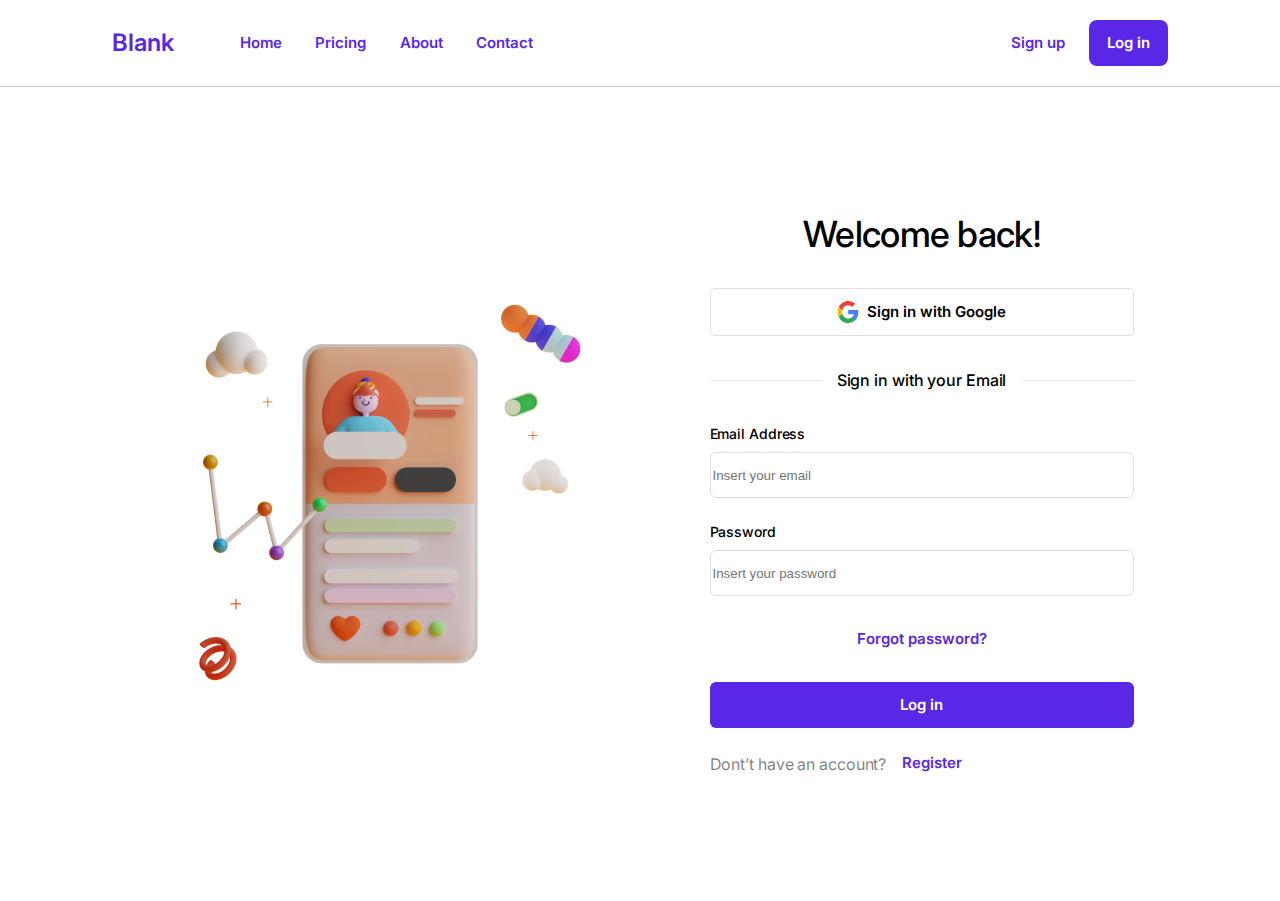
<file: Login.html>
<!DOCTYPE html><html><head><meta charset="utf-8"><meta name="viewport" content="initial-scale=1, width=device-width"><link rel="stylesheet" href="AboutUs.94b803d2.css"><link rel="stylesheet" href="Login.3a0fe388.css"><link rel="stylesheet" href="https://fonts.googleapis.com/css2?family=Inter:wght@400;500;600;700&display=swap"></head><body> <div class="login2"> <nav class="navbar2"> <div class="internal-nav2"> <div class="links4"> <div class="company-logo2"> <a class="blank2" href="https://github.com/">Blank</a> </div> <div class="nav-links2"> <a class="home4" href="PrivacyPolicy.html">Home</a><a class="home4" href="https://github.com/">Pricing</a><a class="home4" href="https://github.com/">About</a><a class="home4" href="https://github.com/">Contact</a> </div> </div> <div class="buttons4"> <div class="signup-and-login2"> <a class="register-link" href="https://github.com/" id="signUp">Sign up</a><button class="login-button2" id="loginButton"> <div class="log-in2">Log in</div> </button> </div> <button class="hamburger-icon2" id="hamburgerIcon"> <img class="icon14" alt src="icon.186cba9a.svg"> </button> </div> </div> </nav> <main class="main1"> <div class="inner-main1"> <img class="login-image-icon" alt src="login-image@2x.0c9b0eb5.png"> <form class="login-form"> <div class="heading24">Welcome back!</div> <button class="google-button1" id="googleButton"> <img class="logo-icon1" alt src="logo1.297b7ed1.svg"> <div class="sign-in-with">Sign in with Google</div> </button> <div class="email-text1"> <img class="email-text-inner" alt src="line-1@2x.9fea530d.png"> <div class="text29">Sign in with your Email</div> <img class="email-text-inner" alt src="line-1@2x.9fea530d.png"> </div> <div class="input-form1"> <div class="email-box1"> <label class="label12">Email Address</label><input class="input-box2" type="email" placeholder="Insert your email" required> </div> <div class="email-box1"> <label class="label12">Password</label><input class="input-box3" type="password" placeholder="Insert your password" required> </div> </div> <div class="forgot-password"> <a class="text30" href="RememberPassword.html" id="text1">Forgot password?</a> </div> <div class="footer-area1"> <button class="signin-button" id="signinButton"> <div class="log-in2">Log in</div></button><button class="cancel-button1" id="cancelButton"> <div class="text32">Cancel</div> </button> <div class="register1"> <div class="footer-text1">Dont’t have an account?</div> <a class="register-link" href="index.html" id="registerLink">Register</a> </div> </div> </form> </div> </main> </div> <script>var signUp=document.getElementById("signUp");signUp&&signUp.addEventListener("click",(function(t){window.location.href="./Register.html"}));var loginButton=document.getElementById("loginButton");loginButton&&loginButton.addEventListener("click",(function(){window.location.href="https://github.com/"}));var hamburgerIcon=document.getElementById("hamburgerIcon");hamburgerIcon&&hamburgerIcon.addEventListener("click",(function(){window.location.href="https://github.com/"}));var googleButton=document.getElementById("googleButton");googleButton&&googleButton.addEventListener("click",(function(t){window.location.href="./PrivacyPolicy.html"}));var text1=document.getElementById("text1");text1&&text1.addEventListener("click",(function(t){window.location.href="./RememberPassword.html"}));var signinButton=document.getElementById("signinButton");signinButton&&signinButton.addEventListener("click",(function(){window.location.href="https://github.com/"}));var cancelButton=document.getElementById("cancelButton");cancelButton&&cancelButton.addEventListener("click",(function(){window.location.href="https://github.com/"}));var registerLink=document.getElementById("registerLink");registerLink&&registerLink.addEventListener("click",(function(t){window.location.href="./Register.html"}));</script> </body></html>
</file>
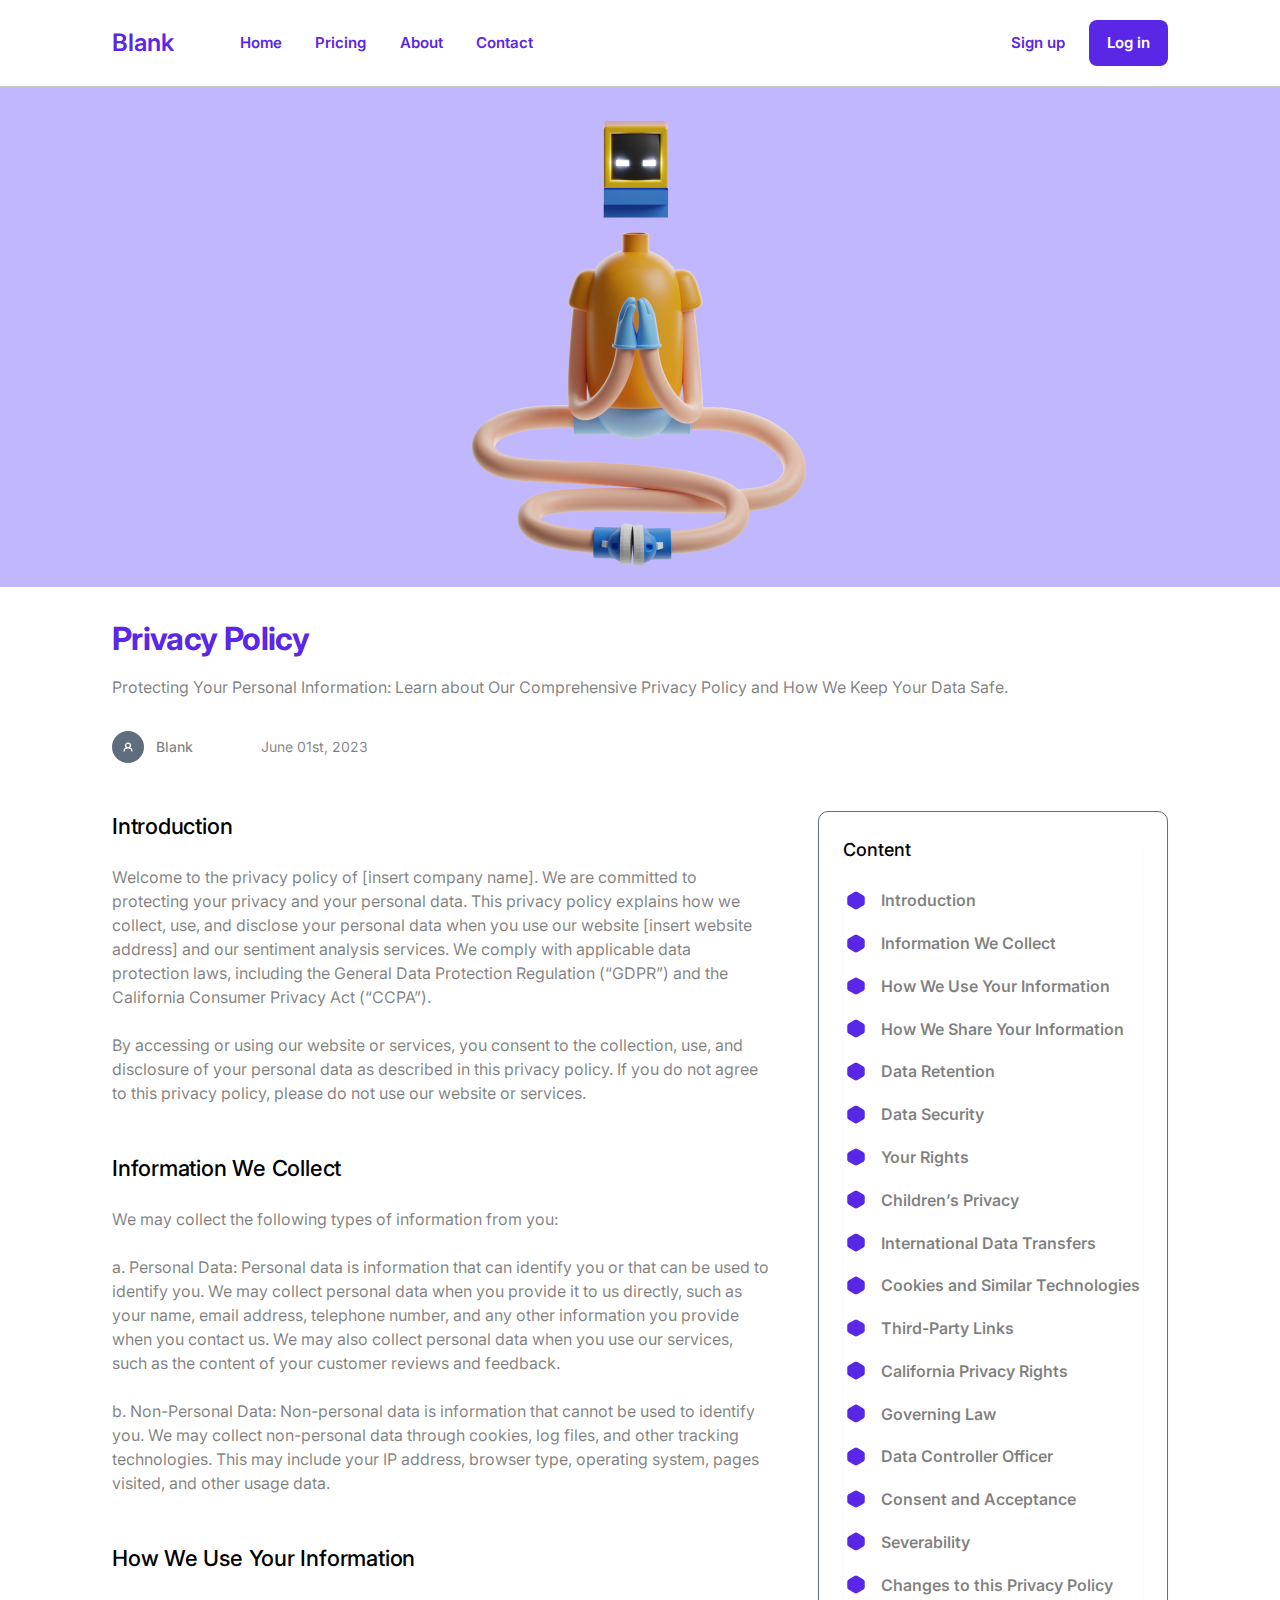
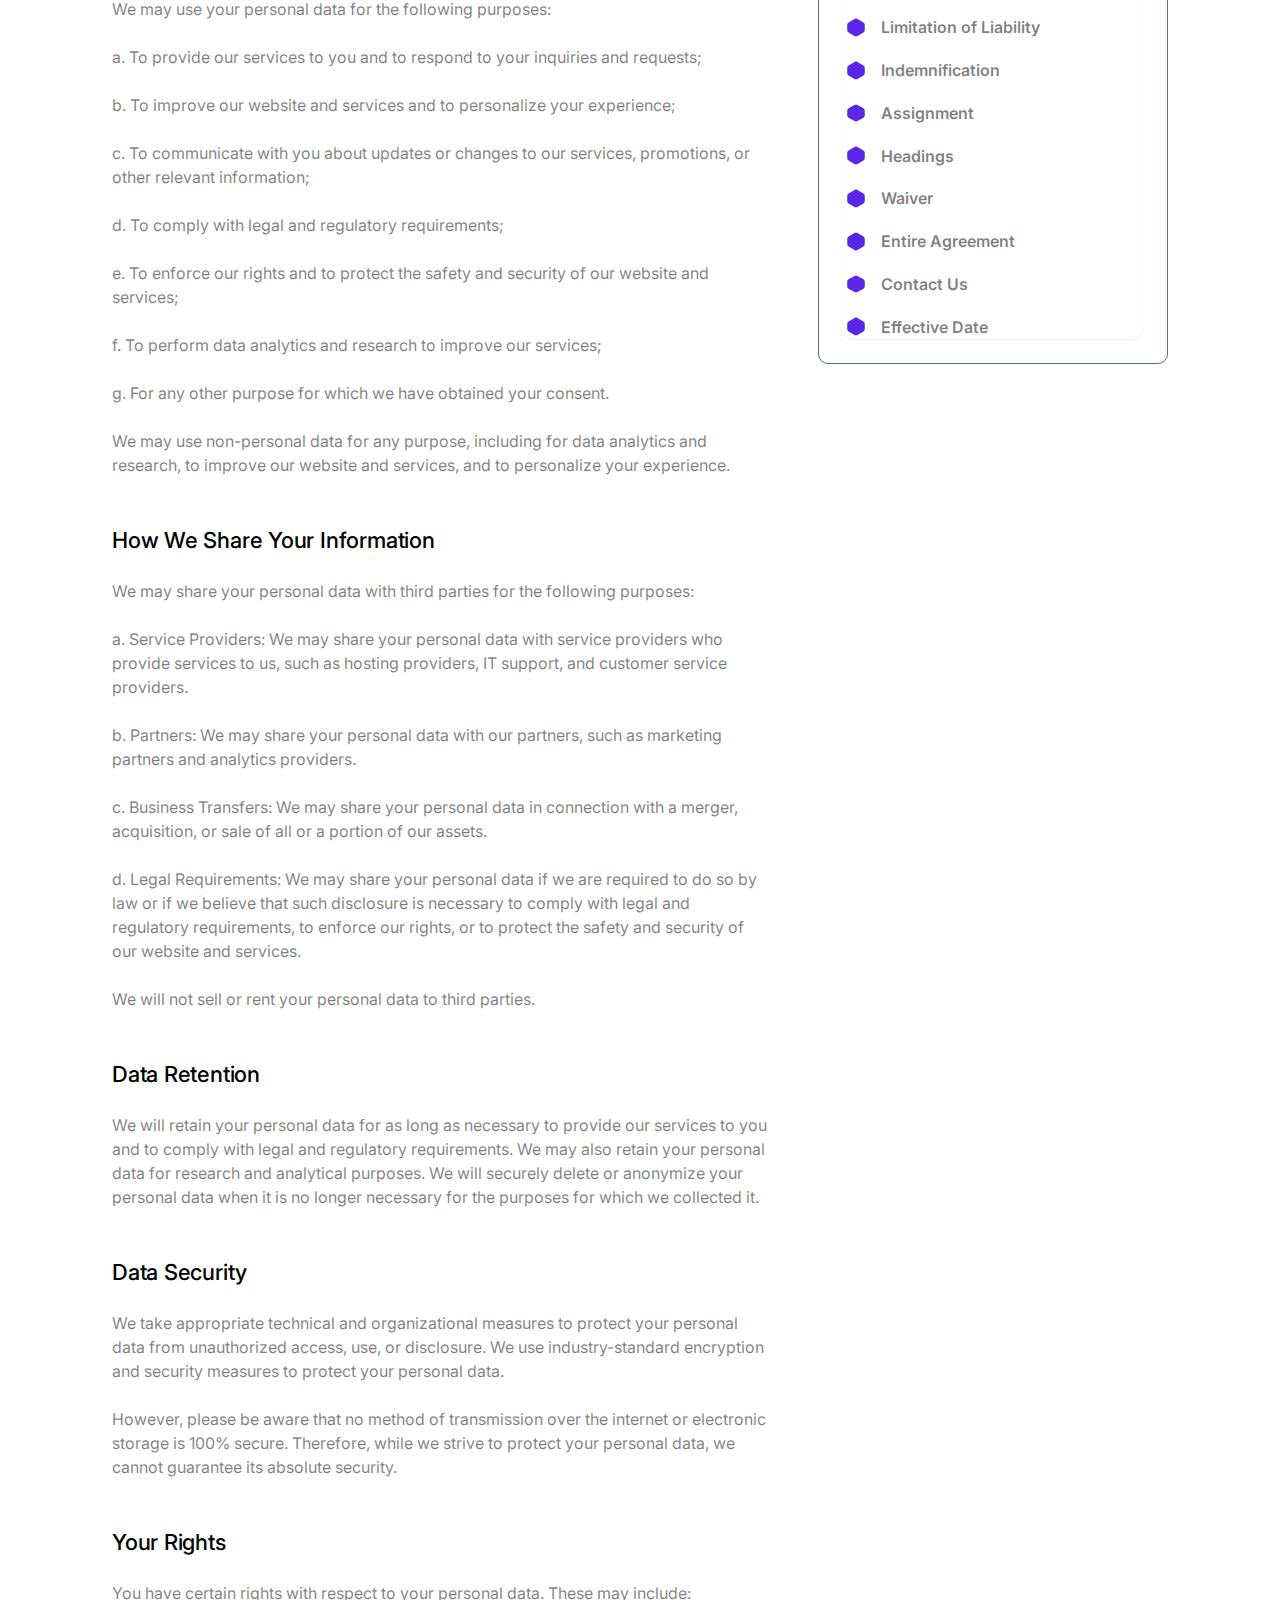
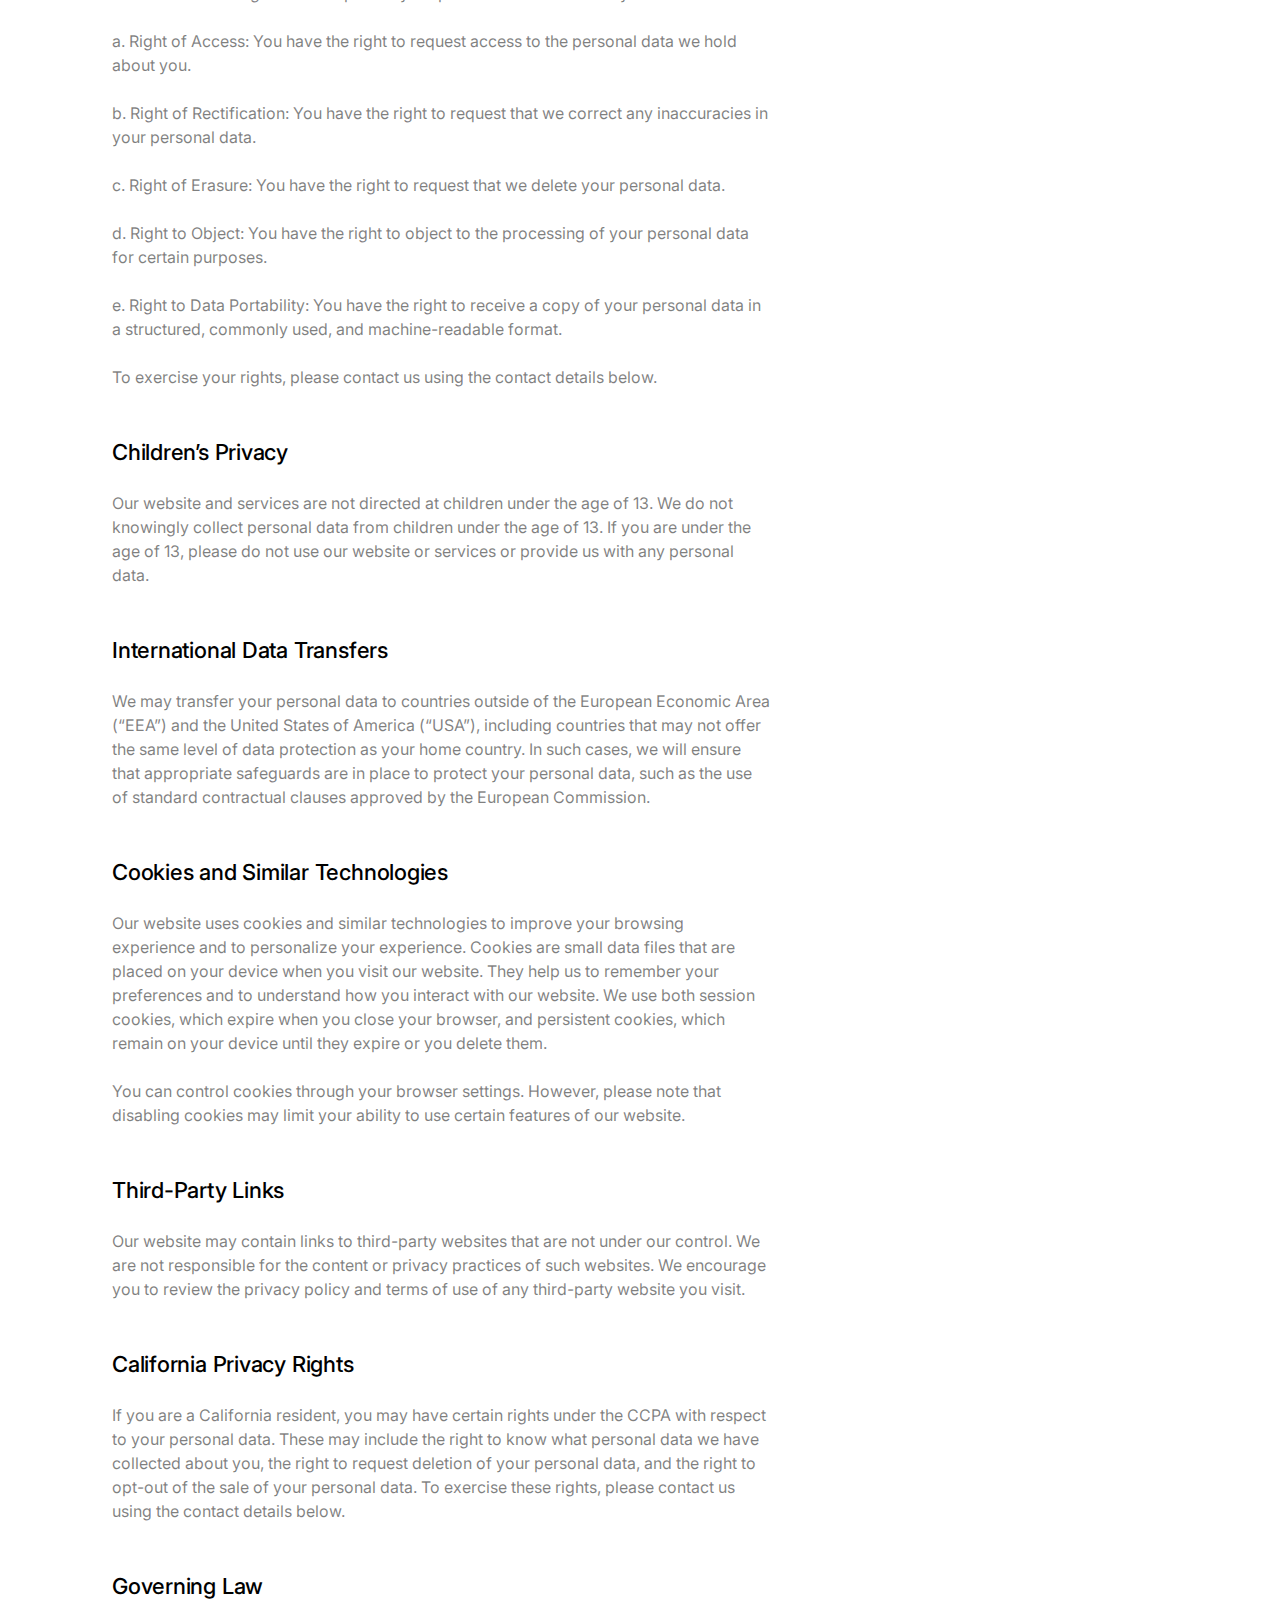
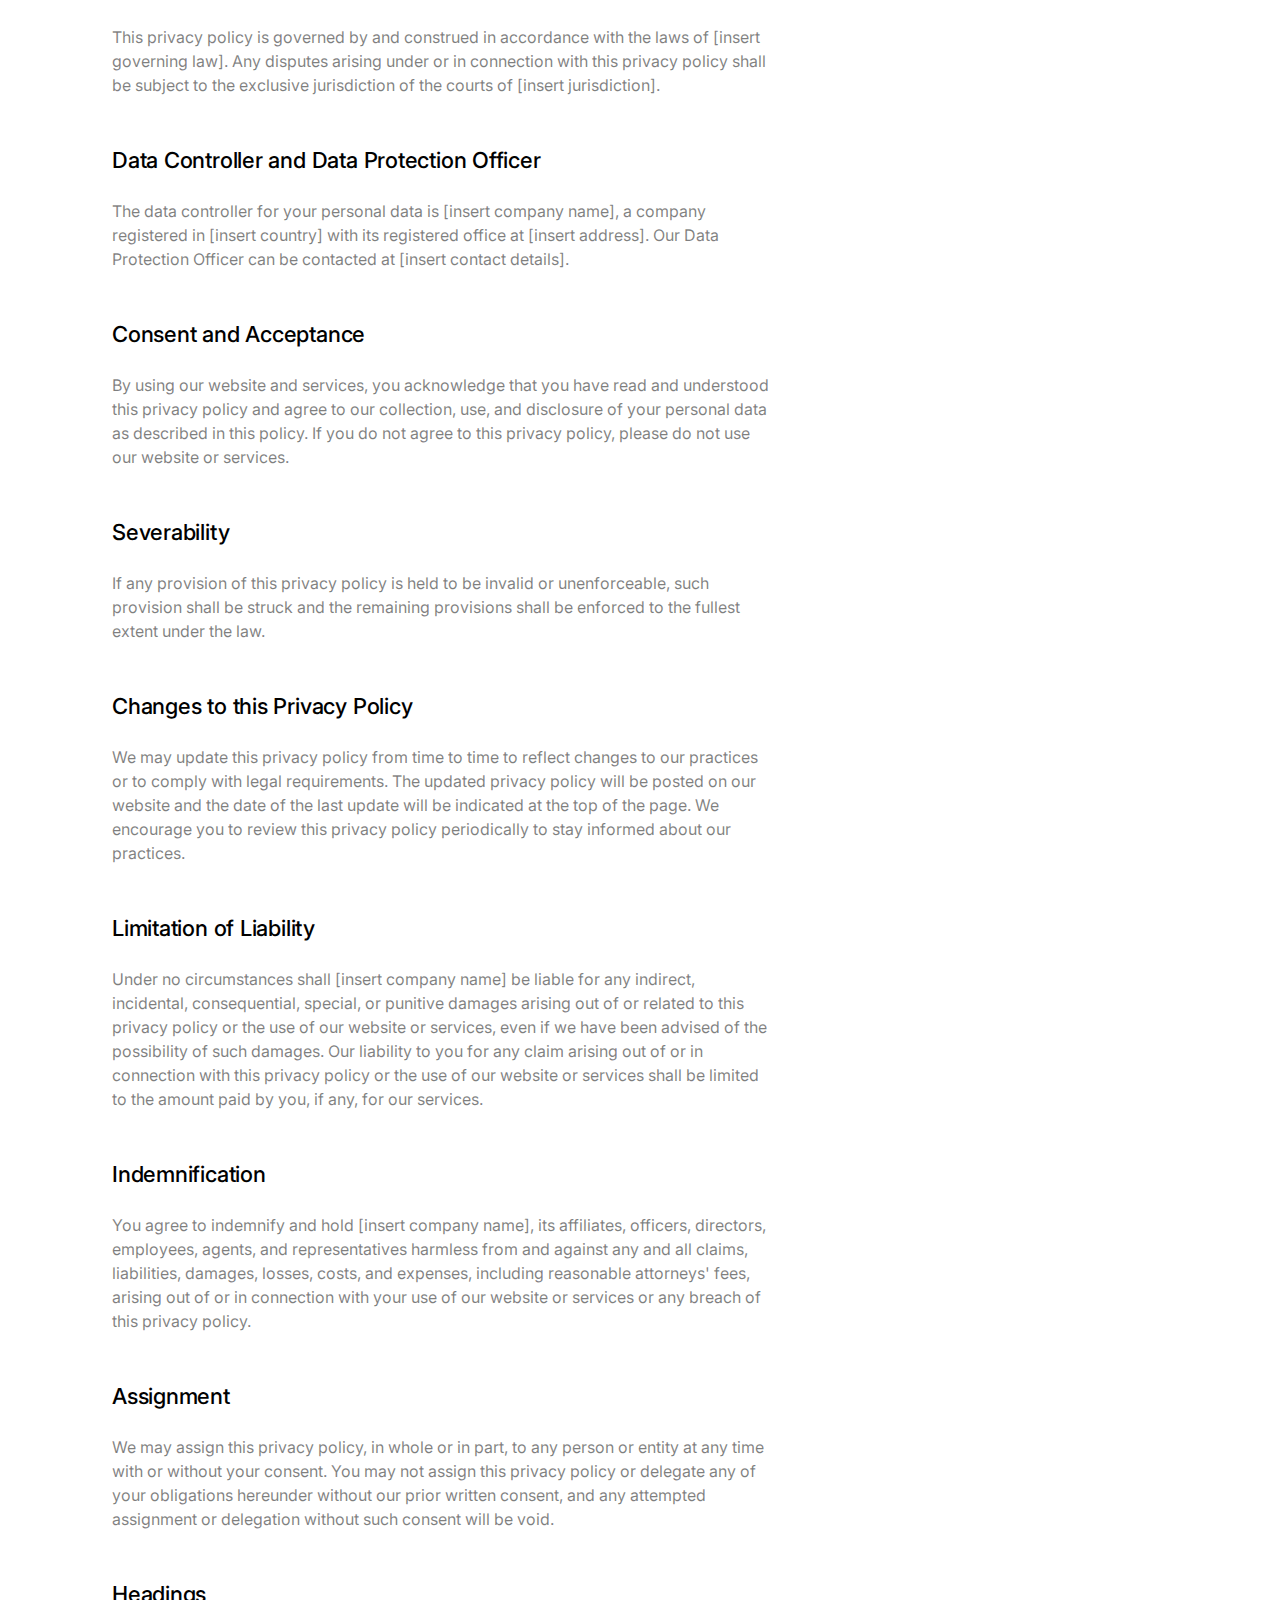
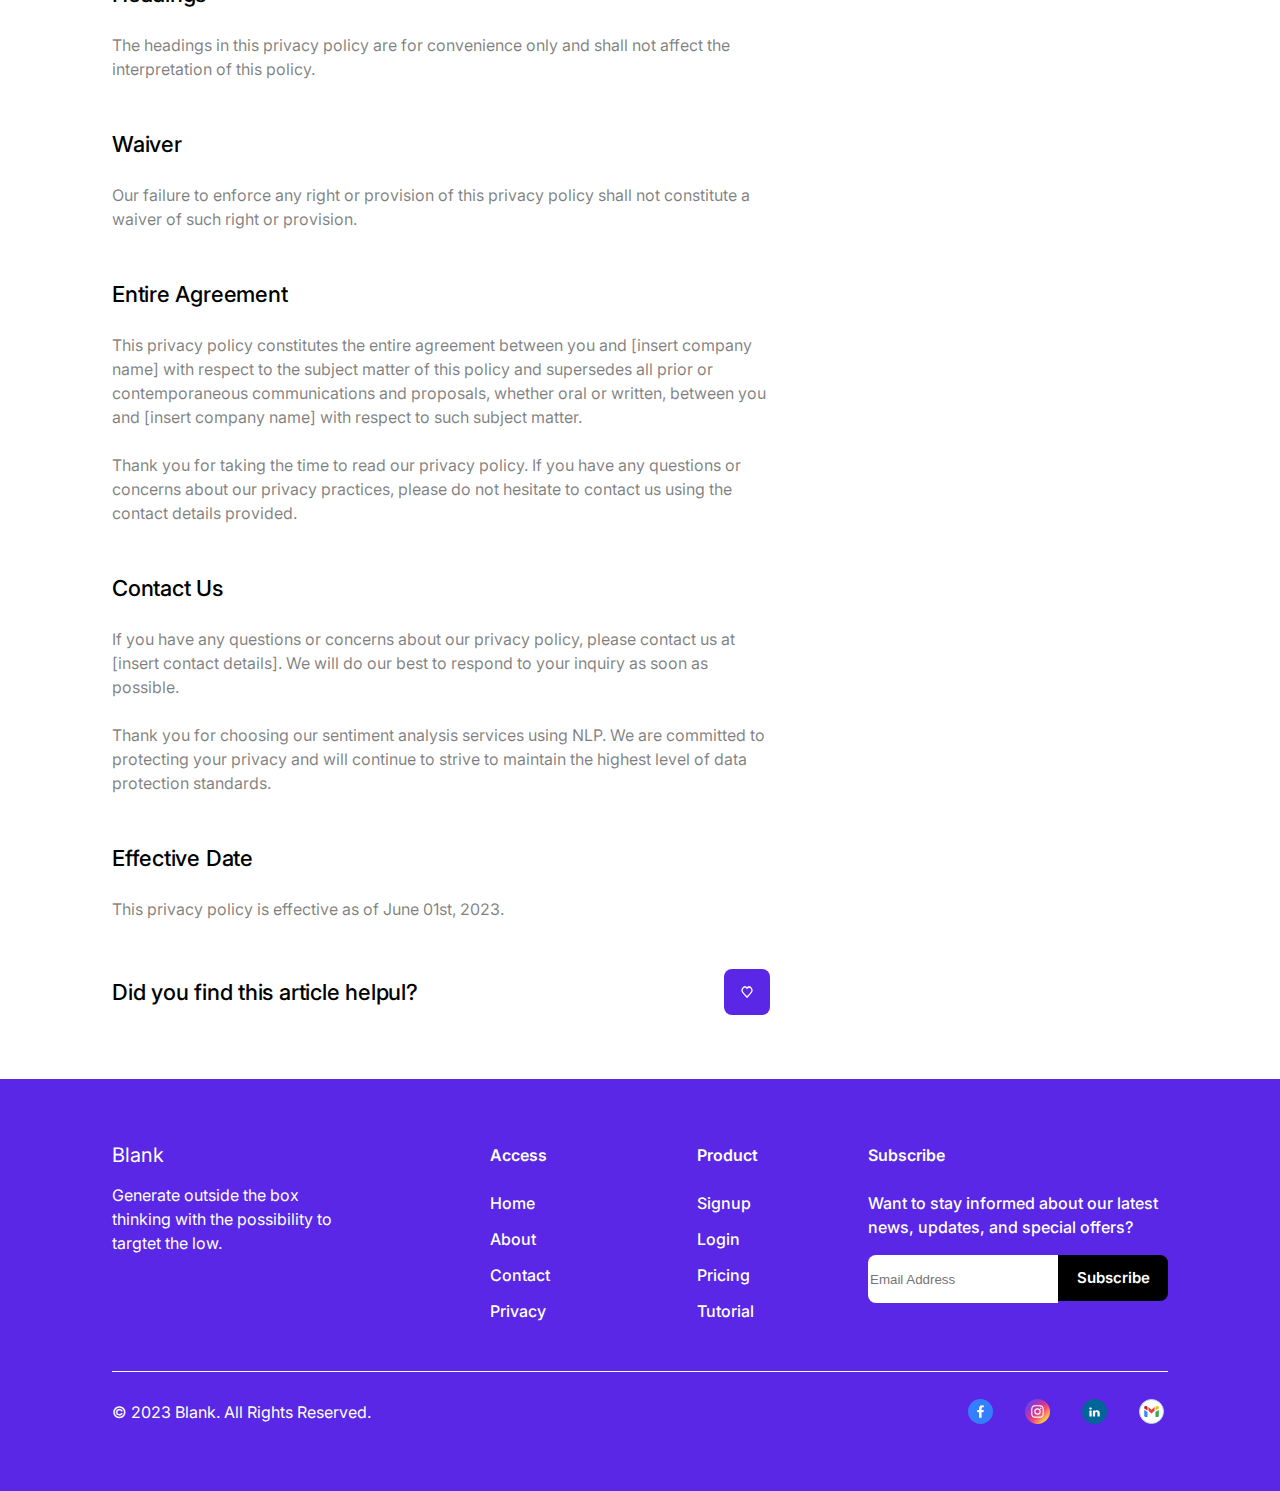
<file: PrivacyPolicy.html>
<!DOCTYPE html><html><head><meta charset="utf-8"><meta name="viewport" content="initial-scale=1, width=device-width"><link rel="stylesheet" href="AboutUs.94b803d2.css"><link rel="stylesheet" href="PrivacyPolicy.3a7356f7.css"><link rel="stylesheet" href="https://fonts.googleapis.com/css2?family=Inter:wght@400;500;600;700&display=swap"></head><body> <div class="privacy-policy"> <nav class="navbar4"> <div class="internal-nav4"> <div class="links6"> <div class="company-logo4"> <a class="blank4" href="https://github.com/">Blank</a> </div> <div class="nav-links4"> <a class="home6" href="https://github.com/">Home</a><a class="home6" href="https://github.com/">Pricing</a><a class="home6" href="AboutUs.html">About</a><a class="home6" href="https://github.com/">Contact</a> </div> </div> <div class="buttons6"> <div class="signup-and-login4"> <a class="sign-up4" href="https://github.com/" id="signUp">Sign up</a><button class="login-button4" id="loginButton"> <div class="log-in4">Log in</div> </button> </div> <button class="hamburger-icon4" id="hamburgerIcon"> <img class="icon17" alt src="icon.186cba9a.svg"> </button> </div> </div> </nav> <main class="inner-container27"> <div class="hero-section1"> <img class="hero-image-icon" alt src="hero-image@2x.3fe8167f.png"> </div> <div class="header1"> <div class="inner-container28"> <div class="headline9"> <b class="main-text">Privacy Policy</b> <div class="sub-text"> Protecting Your Personal Information: Learn about Our Comprehensive Privacy Policy and How We Keep Your Data Safe. </div> </div> <div class="author"> <div class="company-details"> <div class="user-icon9"> <div class="user"> <img class="person-icon" alt src="person-icon.6b41f614.svg"> </div> </div> <div class="company"><div class="blank5">Blank</div></div> </div> <div class="modified-date">June 01st, 2023</div> </div> </div> </div> <div class="content2"> <div class="inner-container29"> <div class="main-content6"> <div class="text-base"> <div class="text-container10"> <div class="headline10">Introduction</div> <div class="subtitle"> <p class="welcome-to-the"> Welcome to the privacy policy of [insert company name]. We are committed to protecting your privacy and your personal data. This privacy policy explains how we collect, use, and disclose your personal data when you use our website [insert website address] and our sentiment analysis services. We comply with applicable data protection laws, including the General Data Protection Regulation (“GDPR”) and the California Consumer Privacy Act (“CCPA”). </p> <p class="welcome-to-the">&nbsp;</p> <p class="welcome-to-the"> By accessing or using our website or services, you consent to the collection, use, and disclosure of your personal data as described in this privacy policy. If you do not agree to this privacy policy, please do not use our website or services. </p> </div> </div> <div class="text-container10"> <div class="headline10">Information We Collect</div> <div class="subtitle"> <p class="welcome-to-the"> We may collect the following types of information from you: </p> <p class="welcome-to-the">&nbsp;</p> <p class="welcome-to-the"> a. Personal Data: Personal data is information that can identify you or that can be used to identify you. We may collect personal data when you provide it to us directly, such as your name, email address, telephone number, and any other information you provide when you contact us. We may also collect personal data when you use our services, such as the content of your customer reviews and feedback. </p> <p class="welcome-to-the">&nbsp;</p> <p class="welcome-to-the"> b. Non-Personal Data: Non-personal data is information that cannot be used to identify you. We may collect non-personal data through cookies, log files, and other tracking technologies. This may include your IP address, browser type, operating system, pages visited, and other usage data. </p> </div> </div> <div class="text-container10"> <div class="headline10">How We Use Your Information</div> <div class="subtitle"> <p class="welcome-to-the"> We may use your personal data for the following purposes: </p> <p class="welcome-to-the">&nbsp;</p> <p class="welcome-to-the"> a. To provide our services to you and to respond to your inquiries and requests; </p> <p class="welcome-to-the">&nbsp;</p> <p class="welcome-to-the"> b. To improve our website and services and to personalize your experience; </p> <p class="welcome-to-the">&nbsp;</p> <p class="welcome-to-the"> c. To communicate with you about updates or changes to our services, promotions, or other relevant information; </p> <p class="welcome-to-the">&nbsp;</p> <p class="welcome-to-the"> d. To comply with legal and regulatory requirements; </p> <p class="welcome-to-the">&nbsp;</p> <p class="welcome-to-the"> e. To enforce our rights and to protect the safety and security of our website and services; </p> <p class="welcome-to-the">&nbsp;</p> <p class="welcome-to-the"> f. To perform data analytics and research to improve our services; </p> <p class="welcome-to-the">&nbsp;</p> <p class="welcome-to-the"> g. For any other purpose for which we have obtained your consent. </p> <p class="welcome-to-the">&nbsp;</p> <p class="welcome-to-the"> We may use non-personal data for any purpose, including for data analytics and research, to improve our website and services, and to personalize your experience. </p> </div> </div> <div class="text-container10"> <div class="headline10">How We Share Your Information</div> <div class="subtitle"> <p class="welcome-to-the"> We may share your personal data with third parties for the following purposes: </p> <p class="welcome-to-the">&nbsp;</p> <p class="welcome-to-the"> a. Service Providers: We may share your personal data with service providers who provide services to us, such as hosting providers, IT support, and customer service providers. </p> <p class="welcome-to-the">&nbsp;</p> <p class="welcome-to-the"> b. Partners: We may share your personal data with our partners, such as marketing partners and analytics providers. </p> <p class="welcome-to-the">&nbsp;</p> <p class="welcome-to-the"> c. Business Transfers: We may share your personal data in connection with a merger, acquisition, or sale of all or a portion of our assets. </p> <p class="welcome-to-the">&nbsp;</p> <p class="welcome-to-the"> d. Legal Requirements: We may share your personal data if we are required to do so by law or if we believe that such disclosure is necessary to comply with legal and regulatory requirements, to enforce our rights, or to protect the safety and security of our website and services. </p> <p class="welcome-to-the">&nbsp;</p> <p class="welcome-to-the"> We will not sell or rent your personal data to third parties. </p> </div> </div> <div class="text-container10"> <div class="headline10">Data Retention</div> <div class="subtitle"> We will retain your personal data for as long as necessary to provide our services to you and to comply with legal and regulatory requirements. We may also retain your personal data for research and analytical purposes. We will securely delete or anonymize your personal data when it is no longer necessary for the purposes for which we collected it. </div> </div> <div class="text-container10"> <div class="headline10">Data Security</div> <div class="subtitle"> <p class="welcome-to-the"> We take appropriate technical and organizational measures to protect your personal data from unauthorized access, use, or disclosure. We use industry-standard encryption and security measures to protect your personal data. </p> <p class="welcome-to-the">&nbsp;</p> <p class="welcome-to-the"> However, please be aware that no method of transmission over the internet or electronic storage is 100% secure. Therefore, while we strive to protect your personal data, we cannot guarantee its absolute security. </p> </div> </div> <div class="text-container10"> <div class="headline10">Your Rights</div> <div class="subtitle"> <p class="welcome-to-the"> You have certain rights with respect to your personal data. These may include: </p> <p class="welcome-to-the">&nbsp;</p> <p class="welcome-to-the"> a. Right of Access: You have the right to request access to the personal data we hold about you. </p> <p class="welcome-to-the">&nbsp;</p> <p class="welcome-to-the"> b. Right of Rectification: You have the right to request that we correct any inaccuracies in your personal data. </p> <p class="welcome-to-the">&nbsp;</p> <p class="welcome-to-the"> c. Right of Erasure: You have the right to request that we delete your personal data. </p> <p class="welcome-to-the">&nbsp;</p> <p class="welcome-to-the"> d. Right to Object: You have the right to object to the processing of your personal data for certain purposes. </p> <p class="welcome-to-the">&nbsp;</p> <p class="welcome-to-the"> e. Right to Data Portability: You have the right to receive a copy of your personal data in a structured, commonly used, and machine-readable format. </p> <p class="welcome-to-the">&nbsp;</p> <p class="welcome-to-the"> To exercise your rights, please contact us using the contact details below. </p> </div> </div> <div class="text-container10"> <div class="headline10">Children’s Privacy</div> <div class="subtitle"> Our website and services are not directed at children under the age of 13. We do not knowingly collect personal data from children under the age of 13. If you are under the age of 13, please do not use our website or services or provide us with any personal data. </div> </div> <div class="text-container10"> <div class="headline10">International Data Transfers</div> <div class="subtitle"> We may transfer your personal data to countries outside of the European Economic Area (“EEA”) and the United States of America (“USA”), including countries that may not offer the same level of data protection as your home country. In such cases, we will ensure that appropriate safeguards are in place to protect your personal data, such as the use of standard contractual clauses approved by the European Commission. </div> </div> <div class="text-container10"> <div class="headline10">Cookies and Similar Technologies</div> <div class="subtitle"> <p class="welcome-to-the"> Our website uses cookies and similar technologies to improve your browsing experience and to personalize your experience. Cookies are small data files that are placed on your device when you visit our website. They help us to remember your preferences and to understand how you interact with our website. We use both session cookies, which expire when you close your browser, and persistent cookies, which remain on your device until they expire or you delete them. </p> <p class="welcome-to-the">&nbsp;</p> <p class="welcome-to-the"> You can control cookies through your browser settings. However, please note that disabling cookies may limit your ability to use certain features of our website. </p> </div> </div> <div class="text-container10"> <div class="headline10">Third-Party Links</div> <div class="subtitle"> Our website may contain links to third-party websites that are not under our control. We are not responsible for the content or privacy practices of such websites. We encourage you to review the privacy policy and terms of use of any third-party website you visit. </div> </div> <div class="text-container10"> <div class="headline10">California Privacy Rights</div> <div class="subtitle"> If you are a California resident, you may have certain rights under the CCPA with respect to your personal data. These may include the right to know what personal data we have collected about you, the right to request deletion of your personal data, and the right to opt-out of the sale of your personal data. To exercise these rights, please contact us using the contact details below. </div> </div> <div class="text-container10"> <div class="headline10">Governing Law</div> <div class="subtitle"> This privacy policy is governed by and construed in accordance with the laws of [insert governing law]. Any disputes arising under or in connection with this privacy policy shall be subject to the exclusive jurisdiction of the courts of [insert jurisdiction]. </div> </div> <div class="text-container10"> <div class="headline10"> Data Controller and Data Protection Officer </div> <div class="subtitle"> The data controller for your personal data is [insert company name], a company registered in [insert country] with its registered office at [insert address]. Our Data Protection Officer can be contacted at [insert contact details]. </div> </div> <div class="text-container10"> <div class="headline10">Consent and Acceptance</div> <div class="subtitle"> By using our website and services, you acknowledge that you have read and understood this privacy policy and agree to our collection, use, and disclosure of your personal data as described in this policy. If you do not agree to this privacy policy, please do not use our website or services. </div> </div> <div class="text-container10"> <div class="headline10">Severability</div> <div class="subtitle"> If any provision of this privacy policy is held to be invalid or unenforceable, such provision shall be struck and the remaining provisions shall be enforced to the fullest extent under the law. </div> </div> <div class="text-container10"> <div class="headline10">Changes to this Privacy Policy</div> <div class="subtitle"> We may update this privacy policy from time to time to reflect changes to our practices or to comply with legal requirements. The updated privacy policy will be posted on our website and the date of the last update will be indicated at the top of the page. We encourage you to review this privacy policy periodically to stay informed about our practices. </div> </div> <div class="text-container10"> <div class="headline10">Limitation of Liability</div> <div class="subtitle"> Under no circumstances shall [insert company name] be liable for any indirect, incidental, consequential, special, or punitive damages arising out of or related to this privacy policy or the use of our website or services, even if we have been advised of the possibility of such damages. Our liability to you for any claim arising out of or in connection with this privacy policy or the use of our website or services shall be limited to the amount paid by you, if any, for our services. </div> </div> <div class="text-container10"> <div class="headline10">Indemnification</div> <div class="subtitle"> You agree to indemnify and hold [insert company name], its affiliates, officers, directors, employees, agents, and representatives harmless from and against any and all claims, liabilities, damages, losses, costs, and expenses, including reasonable attorneys' fees, arising out of or in connection with your use of our website or services or any breach of this privacy policy. </div> </div> <div class="text-container10"> <div class="headline10">Assignment</div> <div class="subtitle"> We may assign this privacy policy, in whole or in part, to any person or entity at any time with or without your consent. You may not assign this privacy policy or delegate any of your obligations hereunder without our prior written consent, and any attempted assignment or delegation without such consent will be void. </div> </div> <div class="text-container10"> <div class="headline10">Headings</div> <div class="subtitle"> The headings in this privacy policy are for convenience only and shall not affect the interpretation of this policy. </div> </div> <div class="text-container10"> <div class="headline10">Waiver</div> <div class="subtitle"> Our failure to enforce any right or provision of this privacy policy shall not constitute a waiver of such right or provision. </div> </div> <div class="text-container10"> <div class="headline10">Entire Agreement</div> <div class="subtitle"> <p class="welcome-to-the"> This privacy policy constitutes the entire agreement between you and [insert company name] with respect to the subject matter of this policy and supersedes all prior or contemporaneous communications and proposals, whether oral or written, between you and [insert company name] with respect to such subject matter. </p> <p class="welcome-to-the">&nbsp;</p> <p class="welcome-to-the"> Thank you for taking the time to read our privacy policy. If you have any questions or concerns about our privacy practices, please do not hesitate to contact us using the contact details provided. </p> </div> </div> <div class="text-container10"> <div class="headline10">Contact Us</div> <div class="subtitle"> <p class="welcome-to-the"> If you have any questions or concerns about our privacy policy, please contact us at [insert contact details]. We will do our best to respond to your inquiry as soon as possible. </p> <p class="welcome-to-the">&nbsp;</p> <p class="welcome-to-the"> Thank you for choosing our sentiment analysis services using NLP. We are committed to protecting your privacy and will continue to strive to maintain the highest level of data protection standards. </p> </div> </div> <div class="text-container10"> <div class="headline10">Effective Date</div> <div class="subtitle"> This privacy policy is effective as of June 01st, 2023. </div> </div> <div class="faq"> <div class="text37">Did you find this article helpul?</div> <button class="actions" id="actions"> <div class="heart"> <div class="heart-icon"> <img class="icon18" alt src="icon2.4bacc3a7.svg"> </div> </div> </button> </div> </div> </div> <div class="list-of-content"> <div class="inner-container30"> <div class="content3">Content</div> <div class="links7"> <div class="link"> <div class="coloured-icon"> <img class="icon19" alt src="icon3.81ff2591.svg"> </div> <a class="text38" data-scroll-to="text24" id="text24">Introduction</a> </div> <div class="link"> <div class="coloured-icon"> <img class="icon19" alt src="icon3.81ff2591.svg"> </div> <a class="text38" data-scroll-to="text23" id="text23">Information We Collect</a> </div> <div class="link"> <div class="coloured-icon"> <img class="icon19" alt src="icon3.81ff2591.svg"> </div> <a class="text38" data-scroll-to="text22" id="text22">How We Use Your Information</a> </div> <div class="link"> <div class="coloured-icon"> <img class="icon19" alt src="icon3.81ff2591.svg"> </div> <a class="text38" data-scroll-to="text21" id="text21">How We Share Your Information</a> </div> <div class="link"> <div class="coloured-icon"> <img class="icon19" alt src="icon3.81ff2591.svg"> </div> <a class="text38" data-scroll-to="text20" id="text20">Data Retention</a> </div> <div class="link"> <div class="coloured-icon"> <img class="icon19" alt src="icon3.81ff2591.svg"> </div> <a class="text38" data-scroll-to="text19" id="text19">Data Security</a> </div> <div class="link"> <div class="coloured-icon"> <img class="icon19" alt src="icon3.81ff2591.svg"> </div> <a class="text38" data-scroll-to="text18" id="text18">Your Rights</a> </div> <div class="link"> <div class="coloured-icon"> <img class="icon19" alt src="icon3.81ff2591.svg"> </div> <a class="text38" data-scroll-to="text17" id="text17">Children’s Privacy</a> </div> <div class="link"> <div class="coloured-icon"> <img class="icon19" alt src="icon3.81ff2591.svg"> </div> <a class="text38" data-scroll-to="text16" id="text16">International Data Transfers</a> </div> <div class="link"> <div class="coloured-icon"> <img class="icon19" alt src="icon3.81ff2591.svg"> </div> <a class="text38" data-scroll-to="text15" id="text15">Cookies and Similar Technologies</a> </div> <div class="link"> <div class="coloured-icon"> <img class="icon19" alt src="icon4.4aabb029.svg"> </div> <a class="text38" data-scroll-to="text14" id="text14">Third-Party Links</a> </div> <div class="link"> <div class="coloured-icon"> <img class="icon19" alt src="icon4.4aabb029.svg"> </div> <a class="text38" data-scroll-to="text13" id="text13">California Privacy Rights</a> </div> <div class="link"> <div class="coloured-icon"> <img class="icon19" alt src="icon4.4aabb029.svg"> </div> <a class="text38" data-scroll-to="text12" id="text12">Governing Law</a> </div> <div class="link"> <div class="coloured-icon"> <img class="icon19" alt src="icon4.4aabb029.svg"> </div> <a class="text38" data-scroll-to="text11" id="text11">Data Controller Officer</a> </div> <div class="link"> <div class="coloured-icon"> <img class="icon19" alt src="icon4.4aabb029.svg"> </div> <a class="text38" data-scroll-to="text10" id="text10">Consent and Acceptance</a> </div> <div class="link"> <div class="coloured-icon"> <img class="icon19" alt src="icon4.4aabb029.svg"> </div> <a class="text38" data-scroll-to="text9" id="text9">Severability</a> </div> <div class="link"> <div class="coloured-icon"> <img class="icon19" alt src="icon4.4aabb029.svg"> </div> <a class="text38" data-scroll-to="text8" id="text8">Changes to this Privacy Policy</a> </div> <div class="link"> <div class="coloured-icon"> <img class="icon19" alt src="icon4.4aabb029.svg"> </div> <a class="text38" data-scroll-to="text7" id="text7">Limitation of Liability</a> </div> <div class="link"> <div class="coloured-icon"> <img class="icon19" alt src="icon4.4aabb029.svg"> </div> <a class="text38" data-scroll-to="text6" id="text6">Indemnification</a> </div> <div class="link"> <div class="coloured-icon"> <img class="icon19" alt src="icon4.4aabb029.svg"> </div> <a class="text38" data-scroll-to="text5" id="text5">Assignment</a> </div> <div class="link"> <div class="coloured-icon"> <img class="icon19" alt src="icon4.4aabb029.svg"> </div> <a class="text38" data-scroll-to="text4" id="text4">Headings</a> </div> <div class="link"> <div class="coloured-icon"> <img class="icon19" alt src="icon4.4aabb029.svg"> </div> <a class="text38" data-scroll-to="text3" id="text3">Waiver</a> </div> <div class="link"> <div class="coloured-icon"> <img class="icon19" alt src="icon4.4aabb029.svg"> </div> <a class="text38" data-scroll-to="text2" id="text2">Entire Agreement</a> </div> <div class="link"> <div class="coloured-icon"> <img class="icon19" alt src="icon4.4aabb029.svg"> </div> <a class="text38" data-scroll-to="text1" id="text1">Contact Us</a> </div> <div class="link"> <div class="coloured-icon"> <img class="icon19" alt src="icon4.4aabb029.svg"> </div> <a class="text38" data-scroll-to="text" id="text">Effective Date</a> </div> </div> </div> </div> </div> </div> </main> <footer class="footer2"> <div class="inner-container31"> <div class="top-horizontal-container1"> <div class="about-company1"> <div class="logo1"><div class="text63">Blank</div></div> <div class="text-input2"> <div class="text64"> Generate outside the box thinking with the possibility to targtet the low. </div> </div> </div> <div class="links-vertical-container1"> <div class="vertical-container2"> <div class="heading26"><div class="text65">Access</div></div> <div class="links8"> <a class="home7" href="PrivacyPolicy.html">Home</a><a class="home7" href="AboutUs.html">About</a><a class="home7" href="https://github.com/">Contact</a><a class="home7" href="PrivacyPolicy.html">Privacy</a> </div> </div> <div class="vertical-container2"> <div class="heading26"><div class="text65">Product</div></div> <div class="links8"> <a class="home7" href="Register.html">Signup</a><a class="home7" href="Login.html">Login</a><a class="home7" href="https://github.com/">Pricing</a><a class="home7" href="https://github.com/">Tutorial</a> </div> </div> </div> <div class="subscribe1"> <div class="heading28"><div class="text65">Subscribe</div></div> <div class="text-input3"> <div class="subheading19"> <div class="text68"> Want to stay informed about our latest news, updates, and special offers? </div> </div> <div class="input1"> <div class="inner-container32"> <input class="search1" type="email" placeholder="Email Address"><button class="subscribe-button1" id="subscribeButton"> <div class="text69">Subscribe</div> </button> </div> </div> </div> </div> </div> <div class="bottom-horizontal-container1"> <div class="copyright-text1"> © 2023 Blank. All Rights Reserved. </div> <div class="social-icons1"> <button class="facebook1" id="facebook"> <div class="facebook-icon1"> <div class="capa-21"> <div class="elements1"> <img class="vector-icon8" alt src="vector.a2c4031c.svg"> </div> </div> </div></button><button class="facebook1" id="instagram"> <div class="instagram-icon1"> <div class="vector-container"> <img class="vector-icon8" alt src="vector1.5c87c5fa.svg"> </div> </div></button><button class="facebook1" id="linkedin"> <div class="linkedin-icon1"> <div class="group1"> <img class="vector-icon8" alt src="vector2.e4ce7589.svg"> </div> </div></button><button class="facebook1" id="gmail"> <div class="gmail-icon1"> <div class="vector-group"> <img class="vector-icon11" alt src="vector3.22a85eda.svg"><img class="vector-icon12" alt src="vector4.78dc074b.svg"><img class="vector-icon13" alt src="vector5.73d86262.svg"><img class="vector-icon14" alt src="vector6.25e8aafe.svg"><img class="vector-icon15" alt src="vector7.b6288c00.svg"> </div> </div> </button> </div> </div> </div> </footer> </div> <script>var signUp=document.getElementById("signUp");signUp&&signUp.addEventListener("click",(function(){window.location.href="https://github.com/"}));var loginButton=document.getElementById("loginButton");loginButton&&loginButton.addEventListener("click",(function(t){window.location.href="./Login.html"}));var hamburgerIcon=document.getElementById("hamburgerIcon");hamburgerIcon&&hamburgerIcon.addEventListener("click",(function(){window.location.href="https://github.com/"}));var actions=document.getElementById("actions");actions&&actions.addEventListener("click",(function(){window.location.href="https://github.com/"}));var text24=document.getElementById("text24");text24&&text24.addEventListener("click",(function(){var t=document.querySelector("[data-scroll-to='text24']");t&&t.scrollIntoView({block:"start",behavior:"smooth"})}));var text23=document.getElementById("text23");text23&&text23.addEventListener("click",(function(){var t=document.querySelector("[data-scroll-to='text23']");t&&t.scrollIntoView({block:"start",behavior:"smooth"})}));var text22=document.getElementById("text22");text22&&text22.addEventListener("click",(function(){var t=document.querySelector("[data-scroll-to='text22']");t&&t.scrollIntoView({block:"start",behavior:"smooth"})}));var text21=document.getElementById("text21");text21&&text21.addEventListener("click",(function(){var t=document.querySelector("[data-scroll-to='text21']");t&&t.scrollIntoView({block:"start",behavior:"smooth"})}));var text20=document.getElementById("text20");text20&&text20.addEventListener("click",(function(){var t=document.querySelector("[data-scroll-to='text20']");t&&t.scrollIntoView({block:"start",behavior:"smooth"})}));var text19=document.getElementById("text19");text19&&text19.addEventListener("click",(function(){var t=document.querySelector("[data-scroll-to='text19']");t&&t.scrollIntoView({block:"start",behavior:"smooth"})}));var text18=document.getElementById("text18");text18&&text18.addEventListener("click",(function(){var t=document.querySelector("[data-scroll-to='text18']");t&&t.scrollIntoView({block:"start",behavior:"smooth"})}));var text17=document.getElementById("text17");text17&&text17.addEventListener("click",(function(){var t=document.querySelector("[data-scroll-to='text17']");t&&t.scrollIntoView({block:"start",behavior:"smooth"})}));var text16=document.getElementById("text16");text16&&text16.addEventListener("click",(function(){var t=document.querySelector("[data-scroll-to='text16']");t&&t.scrollIntoView({block:"start",behavior:"smooth"})}));var text15=document.getElementById("text15");text15&&text15.addEventListener("click",(function(){var t=document.querySelector("[data-scroll-to='text15']");t&&t.scrollIntoView({block:"start",behavior:"smooth"})}));var text14=document.getElementById("text14");text14&&text14.addEventListener("click",(function(){var t=document.querySelector("[data-scroll-to='text14']");t&&t.scrollIntoView({block:"start",behavior:"smooth"})}));var text13=document.getElementById("text13");text13&&text13.addEventListener("click",(function(){var t=document.querySelector("[data-scroll-to='text13']");t&&t.scrollIntoView({block:"start",behavior:"smooth"})}));var text12=document.getElementById("text12");text12&&text12.addEventListener("click",(function(){var t=document.querySelector("[data-scroll-to='text12']");t&&t.scrollIntoView({block:"start",behavior:"smooth"})}));var text11=document.getElementById("text11");text11&&text11.addEventListener("click",(function(){var t=document.querySelector("[data-scroll-to='text11']");t&&t.scrollIntoView({block:"start",behavior:"smooth"})}));var text10=document.getElementById("text10");text10&&text10.addEventListener("click",(function(){var t=document.querySelector("[data-scroll-to='text10']");t&&t.scrollIntoView({block:"start",behavior:"smooth"})}));var text9=document.getElementById("text9");text9&&text9.addEventListener("click",(function(){var t=document.querySelector("[data-scroll-to='text9']");t&&t.scrollIntoView({block:"start",behavior:"smooth"})}));var text8=document.getElementById("text8");text8&&text8.addEventListener("click",(function(){var t=document.querySelector("[data-scroll-to='text8']");t&&t.scrollIntoView({block:"start",behavior:"smooth"})}));var text7=document.getElementById("text7");text7&&text7.addEventListener("click",(function(){var t=document.querySelector("[data-scroll-to='text7']");t&&t.scrollIntoView({block:"start",behavior:"smooth"})}));var text6=document.getElementById("text6");text6&&text6.addEventListener("click",(function(){var t=document.querySelector("[data-scroll-to='text6']");t&&t.scrollIntoView({block:"start",behavior:"smooth"})}));var text5=document.getElementById("text5");text5&&text5.addEventListener("click",(function(){var t=document.querySelector("[data-scroll-to='text5']");t&&t.scrollIntoView({block:"start",behavior:"smooth"})}));var text4=document.getElementById("text4");text4&&text4.addEventListener("click",(function(){var t=document.querySelector("[data-scroll-to='text4']");t&&t.scrollIntoView({block:"start",behavior:"smooth"})}));var text3=document.getElementById("text3");text3&&text3.addEventListener("click",(function(){var t=document.querySelector("[data-scroll-to='text3']");t&&t.scrollIntoView({block:"start",behavior:"smooth"})}));var text2=document.getElementById("text2");text2&&text2.addEventListener("click",(function(){var t=document.querySelector("[data-scroll-to='text2']");t&&t.scrollIntoView({block:"start",behavior:"smooth"})}));var text1=document.getElementById("text1");text1&&text1.addEventListener("click",(function(){var t=document.querySelector("[data-scroll-to='text1']");t&&t.scrollIntoView({block:"start",behavior:"smooth"})}));var text=document.getElementById("text");text&&text.addEventListener("click",(function(){var t=document.querySelector("[data-scroll-to='text']");t&&t.scrollIntoView({block:"start",behavior:"smooth"})}));var subscribeButton=document.getElementById("subscribeButton");subscribeButton&&subscribeButton.addEventListener("click",(function(){window.location.href="https://github.com/"}));var facebook=document.getElementById("facebook");facebook&&facebook.addEventListener("click",(function(){window.location.href="https://www.facebook.com/"}));var instagram=document.getElementById("instagram");instagram&&instagram.addEventListener("click",(function(){window.location.href="https://www.instagram.com/"}));var linkedin=document.getElementById("linkedin");linkedin&&linkedin.addEventListener("click",(function(){window.location.href="http://linkedin.in/"}));var gmail=document.getElementById("gmail");gmail&&gmail.addEventListener("click",(function(){window.location.href="https://mail.google.com/mail/u/0/#inbox"}));</script> </body></html>
</file>
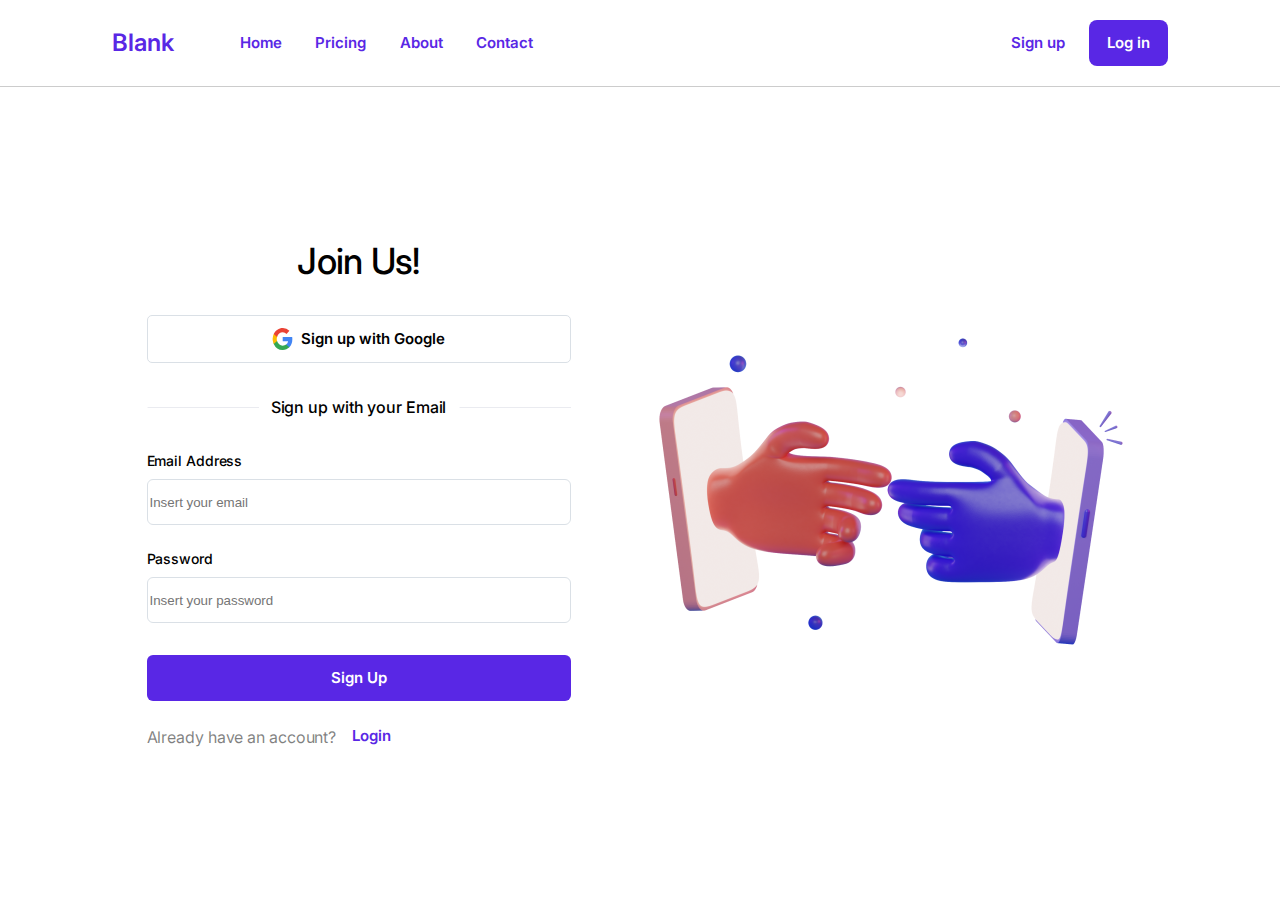
<file: Register.html>
<!DOCTYPE html><html><head><meta charset="utf-8"><meta name="viewport" content="initial-scale=1, width=device-width"><link rel="stylesheet" href="AboutUs.94b803d2.css"><link rel="stylesheet" href="Register.73485b1d.css"><link rel="stylesheet" href="https://fonts.googleapis.com/css2?family=Inter:wght@400;500;600;700&display=swap"></head><body> <div class="register"> <nav class="navbar1"> <div class="internal-nav1"> <div class="links3"> <div class="company-logo1"> <a class="blank1" href="https://github.com/">Blank</a> </div> <div class="nav-links1"> <a class="login-link" href="PrivacyPolicy.html">Home</a><a class="login-link" href="https://github.com/">Pricing</a><a class="login-link" href="https://github.com/">About</a><a class="login-link" href="https://github.com/">Contact</a> </div> </div> <div class="buttons3"> <div class="signup-and-login1"> <a class="sign-up1" href="https://github.com/" id="signUp">Sign up</a><button class="login-button1" id="loginButton"> <div class="log-in1">Log in</div> </button> </div> <button class="hamburger-icon1" id="hamburgerIcon"> <img class="icon13" alt src="icon.186cba9a.svg"> </button> </div> </div> </nav> <main class="main"> <div class="inner-main"> <form class="register-form"> <div class="heading23">Join Us!</div> <button class="google-button" id="googleButton"> <img class="logo-icon" alt src="logo.7c125523.svg"> <div class="sign-up-with">Sign up with Google</div> </button> <div class="email-text"> <img class="email-text-child" alt src="line-1@2x.9fea530d.png"> <div class="text26">Sign up with your Email</div> <img class="email-text-child" alt src="line-1@2x.9fea530d.png"> </div> <div class="input-form"> <div class="email-box"> <label class="label10">Email Address</label><input class="input-box" type="email" placeholder="Insert your email" required> </div> <div class="email-box"> <label class="label10">Password</label><input class="input-box1" type="password" placeholder="Insert your password" required> </div> </div> <div class="footer-area"> <button class="signup-button" id="signupButton"> <div class="log-in1">Sign Up</div></button><button class="cancel-button" id="cancelButton"> <div class="text28">Cancel</div> </button> <div class="login1"> <div class="footer-text">Already have an account?</div> <a class="login-link" href="Login.html">Login</a> </div> </div> </form> <img class="register-image-icon" alt src="register-image@2x.740e1ac6.png"> </div> </main> </div> <script>var signUp=document.getElementById("signUp");signUp&&signUp.addEventListener("click",(function(){window.location.href="https://github.com/"}));var loginButton=document.getElementById("loginButton");loginButton&&loginButton.addEventListener("click",(function(t){window.location.href="./Login.html"}));var hamburgerIcon=document.getElementById("hamburgerIcon");hamburgerIcon&&hamburgerIcon.addEventListener("click",(function(){window.location.href="https://github.com/"}));var googleButton=document.getElementById("googleButton");googleButton&&googleButton.addEventListener("click",(function(t){window.location.href="./PrivacyPolicy.html"}));var signupButton=document.getElementById("signupButton");signupButton&&signupButton.addEventListener("click",(function(){window.location.href="https://github.com/"}));var cancelButton=document.getElementById("cancelButton");cancelButton&&cancelButton.addEventListener("click",(function(){window.location.href="https://github.com/"}));</script> </body></html>
</file>
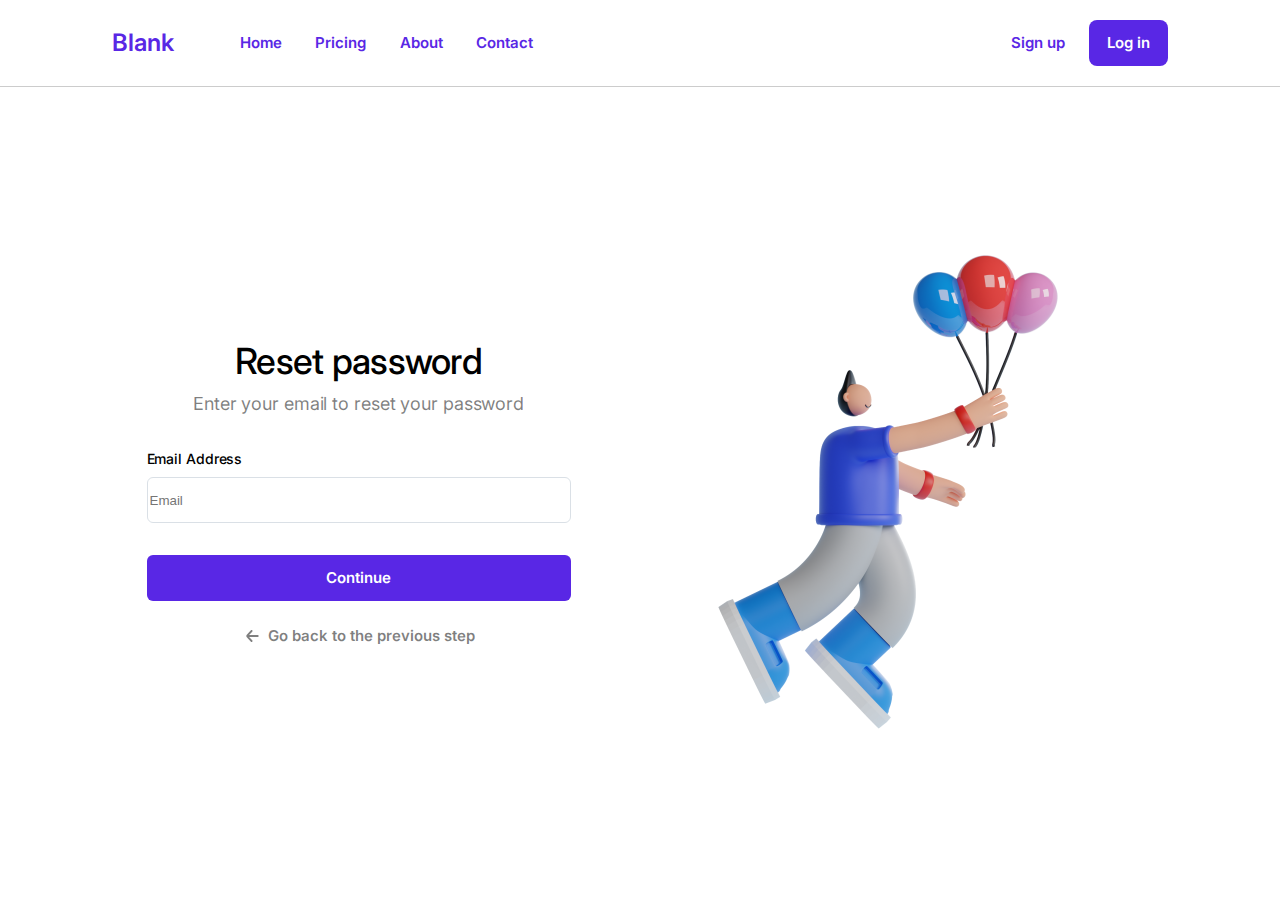
<file: RememberPassword.html>
<!DOCTYPE html><html><head><meta charset="utf-8"><meta name="viewport" content="initial-scale=1, width=device-width"><link rel="stylesheet" href="AboutUs.94b803d2.css"><link rel="stylesheet" href="RememberPassword.51e0746a.css"><link rel="stylesheet" href="https://fonts.googleapis.com/css2?family=Inter:wght@400;500;600;700&display=swap"></head><body> <div class="remember-password"> <nav class="navbar3"> <div class="internal-nav3"> <div class="links5"> <div class="company-logo3"> <a class="blank3" href="https://github.com/">Blank</a> </div> <div class="nav-links3"> <a class="home5" href="PrivacyPolicy.html">Home</a><a class="home5" href="https://github.com/">Pricing</a><a class="home5" href="https://github.com/">About</a><a class="home5" href="https://github.com/">Contact</a> </div> </div> <div class="buttons5"> <div class="signup-and-login3"> <a class="sign-up3" href="https://github.com/" id="signUp">Sign up</a><button class="login-button3" id="loginButton"> <div class="log-in3">Log in</div> </button> </div> <button class="hamburger-icon3" id="hamburgerIcon"> <img class="icon15" alt src="icon.186cba9a.svg"> </button> </div> </div> </nav> <main class="main2"> <div class="inner-main2"> <form class="reset-password-form"> <div class="heading25"> <div class="text33">Reset password</div> <div class="email-text2"> <div class="text34"> Enter your email to reset your password </div> </div> </div> <div class="input-form2"> <div class="email-box2"> <label class="label14">Email Address</label><input class="input-box4" type="email" placeholder="Email" required> </div> </div> <div class="footer-area2"> <button class="continue-button" id="continueButton"> <div class="log-in3">Continue</div></button><button class="cancel-button2" id="cancelButton"> <div class="text36">Cancel</div> </button> <div class="footer1"> <a class="arrow-icon2" href="https://github.com/"><img class="icon16" alt src="icon1.4dbb268b.svg"></a><a class="back-link" href="https://github.com/">Go back to the previous step</a> </div> </div> </form> <img class="remember-password-image" alt src="remember-password-image@2x.e4265940.png"> </div> </main> </div> <script>var signUp=document.getElementById("signUp");signUp&&signUp.addEventListener("click",(function(n){window.location.href="./Register.html"}));var loginButton=document.getElementById("loginButton");loginButton&&loginButton.addEventListener("click",(function(n){window.location.href="./Login.html"}));var hamburgerIcon=document.getElementById("hamburgerIcon");hamburgerIcon&&hamburgerIcon.addEventListener("click",(function(){window.location.href="https://github.com/"}));var continueButton=document.getElementById("continueButton");continueButton&&continueButton.addEventListener("click",(function(){window.location.href="https://github.com/"}));var cancelButton=document.getElementById("cancelButton");cancelButton&&cancelButton.addEventListener("click",(function(){window.location.href="https://github.com/"}));</script> </body></html>
</file>
<file: AboutUs.94b803d2.css>
body{margin:0;line-height:normal}:root{--text-l-regular:Inter;--text-l-regular-size:16px;--text-m-semi-bold-size:15px;--font-size-xl:20px;--text-s-medium-size:14px;--headline-l-mobile-semi-bold-size:32px;--headline-xs-desktop-semi-bold-size:22px;--headline-xl-mobile-semi-bold-size:36px;--text-xl-regular-size:18px;--display-m-desktop-bold-size:52px;--font-size-5xl:24px;--font-size:28px;--base-white:#fff;--color-mediumblue-100:#5927e5;--color-mediumblue-200:#4611d9;--color-lightsteelblue:#c4cfe3;--color-steelblue:#069;--color-royalblue:#337fff;--color-black:#000;--color-gray-400:#100828;--color-gray-100:#0003;--color-gray-200:#00000080;--color-gray-300:#000c;--color-mistyrose-100:#fdd9d9;--gray-50:#5f6d7e;--neutral-100:#f8f9fb;--color-mediumslateblue-100:#5352ed80;--color-gainsboro-100:#dae0e6;--color-gainsboro-200:#dae0e699;--gap-29xl:48px;--gap-6xl:25px;--gap-5xl:24px;--gap-61xl:80px;--gap-base:16px;--gap-3xs:10px;--gap-xs:12px;--gap-11xl:30px;--gap-45xl:64px;--gap-13xl:32px;--gap-xl:20px;--gap-21xl:40px;--gap-mini:15px;--gap-5xs:8px;--gap-121xl:140px;--gap-31xl:50px;--gap-44xl:63px;--gap-0:0px;--padding-45xl:64px;--padding-61xl:80px;--padding-41xl:60px;--padding-11xl:30px;--padding-8xs:5px;--padding-13xl:32px;--padding-5xl:24px;--padding-10xs:3px;--padding-9xs:4px;--padding-6xs:7px;--padding-7xs:6px;--padding-4xs:9px;--padding-5xs:8px;--padding-lg:18px;--padding-xl:20px;--padding-31xl:50px;--padding-3xs:10px;--padding-221xl:240px;--padding-131xl:150px;--padding-xs:12px;--padding-11xs:2px;--padding-21xl:40px;--padding-mini:15px;--padding-81xl:100px;--padding-134xl:153px;--padding-175xl-5:194.5px;--padding-175xl:194px;--padding-101xl:120px;--padding-base:16px;--br-xl:20px;--br-5xs:8px;--br-11xs:2px;--br-31xl:50px;--br-3xs:10px;--br-8xs:5px;--br-7xs:6px;--br-81xl:100px;--shadow-xsm:0px 1px 2px #1018280d}
/*# sourceMappingURL=AboutUs.94b803d2.css.map */
</file>
<file: index.8ff787f0.css>
.blank,.company-logo{width:128px;flex-shrink:0;align-items:center;display:flex}.blank{font-size:var(--font-size-5xl);font-weight:600;line-height:22px;font-family:var(--text-l-regular);color:var(--color-mediumblue-100);text-align:left;height:32px;text-decoration:none;position:relative}.company-logo{flex-direction:column;justify-content:center}.pricing{font-size:var(--text-m-semi-bold-size);font-weight:600;line-height:22px;font-family:var(--text-l-regular);color:var(--color-mediumblue-100);text-align:left;text-decoration:none;position:relative}.pricing:hover,.sign-up:hover{color:var(--color-mediumblue-200)}.nav-links{width:293px;height:22px;flex-shrink:0}.links,.nav-links{flex-direction:row;justify-content:space-between;align-items:center;display:flex}.log-in,.sign-up{font-size:var(--text-m-semi-bold-size);font-weight:600;line-height:22px;font-family:var(--text-l-regular);text-align:left;position:relative}.sign-up{color:var(--color-mediumblue-100);cursor:pointer;text-decoration:none}.log-in{color:var(--base-white)}.login-button,.signup-and-login{flex-direction:row;align-items:center;display:flex}.login-button{cursor:pointer;padding:var(--padding-5xs)var(--padding-lg);background-color:var(--color-mediumblue-100);border-radius:var(--br-5xs);height:46px;box-sizing:border-box;border:0;justify-content:center;overflow:hidden}.login-button:hover{background-color:var(--color-mediumblue-200)}.signup-and-login{justify-content:flex-start;gap:var(--gap-5xl)}.icon{width:20px;height:13.33px;flex-shrink:0;position:relative}.hamburger-icon{cursor:pointer;padding:var(--padding-3xs);background-color:#0000;border:0;flex-direction:column;justify-content:flex-start;align-items:flex-start;display:none}.buttons,.internal-nav{flex-direction:row;align-items:center;display:flex}.buttons{justify-content:flex-end;gap:var(--gap-5xl)}.internal-nav{padding:0 var(--padding-13xl);flex:1;justify-content:space-between}.label,.navbar{align-self:stretch}.navbar{background-color:var(--base-white);border-bottom:1px solid var(--color-gray-100);padding:var(--padding-xl)var(--padding-61xl);flex-direction:row;justify-content:center;align-items:center;display:flex}.label{font-weight:600;line-height:20px;position:relative}.sentiment-analysis{margin:0}.heading,.subheading{align-self:stretch;position:relative}.heading{letter-spacing:-.01em;line-height:60px}.subheading{font-size:var(--text-xl-regular-size);color:var(--color-mistyrose-100);line-height:28px}.headline,.text-container{flex-direction:column;justify-content:flex-start;align-self:stretch;align-items:center;display:flex}.headline{gap:var(--gap-5xl);font-size:var(--display-m-desktop-bold-size);color:var(--base-white)}.text-container{gap:var(--gap-xs)}.text{font-size:var(--text-s-medium-size);font-weight:600;line-height:22px;font-family:var(--text-l-regular);color:var(--color-mediumblue-100);text-align:center;flex:1;position:relative}.button1{cursor:pointer;padding:var(--padding-5xs)var(--padding-lg);background-color:var(--color-mistyrose-100);border-radius:var(--br-5xs);height:46px;box-sizing:border-box;border:0;flex-direction:row;flex:1;justify-content:center;align-items:center;display:flex}.button1:hover{background-color:#fdd9d9cc}.text1{font-size:var(--text-s-medium-size);font-weight:600;line-height:22px;font-family:var(--text-l-regular);color:var(--color-mistyrose-100);text-align:center;flex:1;position:relative}.button2{cursor:pointer;border:1px solid var(--color-mistyrose-100);padding:var(--padding-5xs)var(--padding-lg);background-color:var(--color-gray-400);border-radius:var(--br-5xs);box-sizing:border-box;height:46px;flex-direction:row;flex:1;justify-content:center;align-items:center;display:flex}.button2:hover{background-color:var(--color-mistyrose-100)}.button2:hover .text1{color:var(--color-mediumblue-100)}.buttons1,.inner-container1,.upper{justify-content:flex-start;display:flex}.buttons1{width:194px;align-items:flex-start;gap:var(--gap-base);flex-direction:row}.inner-container1,.upper{flex-direction:column;align-self:stretch;align-items:center}.upper{gap:36px}.inner-container1{padding:var(--padding-61xl)0;z-index:1}.home-hero-image{width:700px;height:auto;object-fit:cover;max-width:100%;flex-shrink:0;position:relative}.hero-section,.image{align-items:center;display:flex}.image{border-radius:var(--br-3xs)var(--br-3xs)0 0;background-color:var(--color-mediumslateblue-100);width:1100px;max-width:100%;height:auto;z-index:0;flex-direction:row;justify-content:center}.hero-section{background-color:var(--color-gray-400);color:var(--color-mistyrose-100);flex-direction:column;justify-content:flex-start;align-self:stretch;padding:0 300px}.heading1,.subheading1{align-self:stretch;position:relative}.heading1{letter-spacing:-.02em;font-weight:600;line-height:44px}.subheading1{font-size:var(--text-l-regular-size);color:var(--color-gray-200);line-height:24px}.box1,.text-content{flex:1;justify-content:flex-start;display:flex}.text-content{align-items:flex-start;gap:var(--gap-xs);flex-direction:column}.box1{border-radius:var(--br-8xs);flex-direction:row;align-items:center}.content,.features,.inner-container2{justify-content:flex-start;align-self:stretch;align-items:flex-start;display:flex}.content{gap:var(--gap-29xl);flex-direction:row}.features,.inner-container2{padding:0 var(--padding-13xl);flex-direction:column}.features{background-color:var(--color-mistyrose-100);padding:var(--padding-45xl)var(--padding-61xl);text-align:left;font-size:var(--headline-xl-mobile-semi-bold-size);color:var(--color-black);justify-content:center;align-items:center}.heading5{letter-spacing:-.02em;align-self:stretch;line-height:40px;position:relative}.headline1,.inner-container3,.text-content4{flex-direction:column;align-self:stretch;align-items:center;display:flex}.text-content4{justify-content:flex-start;gap:var(--gap-base)}.headline1,.inner-container3{justify-content:center}.headline1{padding:0 var(--padding-221xl)}.heading6,.label1{font-weight:600;line-height:20px;position:relative}.heading6{letter-spacing:-.02em;align-self:stretch;line-height:40px}.text-container1{align-self:stretch;gap:var(--gap-base);font-size:var(--headline-l-mobile-semi-bold-size);color:var(--color-black)}.inner-container4,.text-container1,.text2{flex-direction:column;justify-content:flex-start;align-items:flex-start;display:flex}.inner-container4{align-self:stretch;gap:var(--gap-5xs)}.text2{flex:1}.benefit-image1-icon,.image1{width:500px;height:auto;max-width:100%;flex-shrink:0}.benefit-image1-icon{object-fit:cover;position:relative}.image1{border-radius:var(--br-3xs);padding:var(--padding-31xl);box-sizing:border-box;background-color:#ff475780;justify-content:center;overflow:hidden}.image1,.image2,.main-content{flex-direction:row;align-items:center;display:flex}.main-content{padding:0 var(--padding-13xl);justify-content:flex-start;align-self:stretch;gap:var(--gap-121xl);text-align:left;font-size:var(--text-s-medium-size)}.image2{border-radius:var(--br-3xs);width:500px;height:auto;padding:var(--padding-31xl);box-sizing:border-box;max-width:100%;background-color:#022aff80;flex-shrink:0;justify-content:center;overflow:hidden}.text3{flex-direction:column;flex:1;order:1;justify-content:flex-start;align-items:flex-start;display:flex}.benefits2,.main-content1{align-self:stretch;align-items:center;display:flex}.main-content1{padding:0 var(--padding-13xl);justify-content:flex-start;gap:var(--gap-121xl);flex-direction:row}.benefits2{background-color:var(--base-white);padding:var(--padding-45xl)var(--padding-61xl);text-align:left;flex-direction:column;justify-content:center}.image3{background-color:#3742fa80}.image3,.image4,.image5{border-radius:var(--br-3xs);width:500px;height:auto;padding:var(--padding-31xl);box-sizing:border-box;max-width:100%;flex-direction:row;flex-shrink:0;justify-content:center;align-items:center;display:flex;overflow:hidden}.image4{background-color:#ff837b80}.image5{background-color:#5352ed}.emoji-icon,.emoji-icon1,.emoji-icon2,.emoji-icon3,.emoji-icon4,.emoji-icon5,.emoji-icon6{border-radius:var(--br-81xl);width:124px;height:124px;object-fit:cover;position:absolute;top:232px;left:161px}.emoji-icon1,.emoji-icon2,.emoji-icon3,.emoji-icon4,.emoji-icon5,.emoji-icon6{top:71px;left:413px}.emoji-icon2,.emoji-icon3,.emoji-icon4,.emoji-icon5,.emoji-icon6{top:1px;left:109px}.emoji-icon3,.emoji-icon4,.emoji-icon5,.emoji-icon6{width:92px;height:92px;top:107px;left:238px}.emoji-icon4,.emoji-icon5,.emoji-icon6{top:144px;left:44px}.emoji-icon5,.emoji-icon6{top:205px;left:337px}.emoji-icon6{width:88px;height:88px;top:0;left:559px}.emoji-icon10,.emoji-icon11,.emoji-icon7,.emoji-icon8,.emoji-icon9{border-radius:var(--br-81xl);width:92px;height:92px;object-fit:cover;position:absolute;top:233px;left:851px}.emoji-icon10,.emoji-icon11,.emoji-icon8,.emoji-icon9{top:119px;left:913px}.emoji-icon10,.emoji-icon11,.emoji-icon9{width:68px;height:68px;top:121px;left:609px}.emoji-icon10,.emoji-icon11{top:202px;left:1025px}.emoji-icon11{top:22px;left:1165px}.emoji-icon12,.emoji-icon13,.emoji-icon14,.emoji-icon15,.emoji-icon16,.emoji-icon17,.emoji-icon18{border-radius:var(--br-81xl);width:68px;height:68px;object-fit:cover;position:absolute;top:244px;left:1277px}.emoji-icon13,.emoji-icon14,.emoji-icon15,.emoji-icon16,.emoji-icon17,.emoji-icon18{top:22px;left:321px}.emoji-icon14,.emoji-icon15,.emoji-icon16,.emoji-icon17,.emoji-icon18{width:64px;top:72px;left:26px}.emoji-icon15,.emoji-icon16,.emoji-icon17,.emoji-icon18{top:273px}.emoji-icon16,.emoji-icon17,.emoji-icon18{width:92px;height:92px;top:186px;left:1149px}.emoji-icon17,.emoji-icon18{width:89px;top:197px;left:1377px}.emoji-icon18{width:88px;top:11px;left:1393px}.emoji-icon19,.emoji-icon20,.emoji-icon21,.emoji-icon22,.emoji-icon23{border-radius:var(--br-81xl);width:124px;height:124px;object-fit:cover;position:absolute;top:218px;left:525px}.emoji-icon20,.emoji-icon21,.emoji-icon22,.emoji-icon23{top:11px;left:764px}.emoji-icon21,.emoji-icon22,.emoji-icon23{top:158px;left:690px}.emoji-icon22,.emoji-icon23{top:79px;left:1249px}.emoji-icon23{top:22px;left:1010px}.emojis,.text7{position:relative}.emojis{width:1492px;height:353px;flex-shrink:0}.text7{color:inherit;font-weight:600;line-height:22px;text-decoration:none}.home-arrow-icon{width:12.82px;height:11.5px;flex-shrink:0;position:relative}.arrow-icon{padding:var(--padding-8xs)var(--padding-9xs);flex-direction:column;justify-content:center;align-items:center;display:flex}.container,.container1,.free-trial-button{align-self:stretch;align-items:center;display:flex}.free-trial-button{border-radius:var(--br-5xs);flex-direction:row;justify-content:center}.container,.container1{flex-direction:column;justify-content:flex-start}.container{gap:var(--gap-13xl);text-align:left;font-size:var(--text-m-semi-bold-size)}.free-trial,.search-box{background-color:var(--base-white)}.free-trial{padding:var(--padding-45xl)var(--padding-61xl);justify-content:center;align-self:stretch;align-items:center;gap:var(--gap-45xl);font-size:var(--headline-l-mobile-semi-bold-size);flex-direction:column;display:flex;overflow:hidden}.search-box{border-radius:var(--br-7xs)0 0 var(--br-7xs);height:46px;border:0;flex:1}.text8{font-size:var(--text-m-semi-bold-size);font-weight:600;line-height:22px;font-family:var(--text-l-regular);color:var(--base-white);text-align:left;flex:1;position:relative}.download-button,.inner-container11{flex-direction:row;justify-content:center;align-items:center;display:flex}.download-button{cursor:pointer;padding:var(--padding-5xs)var(--padding-lg);background-color:var(--color-black);border-radius:0 var(--br-7xs)var(--br-7xs)0;width:109px;height:46px;box-sizing:border-box;border:0;flex-shrink:0}.download-button:hover{background-color:var(--color-gray-300)}.inner-container11{border-radius:var(--br-5xs);align-self:stretch}.email-input,.text-box{max-width:100%;height:auto;flex-direction:column;flex:1;justify-content:flex-start;align-items:flex-start;display:flex}.text-box{border-radius:var(--br-3xs);background-color:var(--color-mistyrose-100);padding:var(--padding-21xl)var(--padding-45xl);box-sizing:border-box;align-items:center;gap:var(--gap-61xl);flex-direction:row;overflow:hidden}.download-excel-format,.inner-container10{flex-direction:row;align-self:stretch;align-items:center;display:flex}.inner-container10{border-radius:var(--br-3xs);padding:0 var(--padding-13xl);flex:1;justify-content:flex-start}.download-excel-format{background-color:var(--base-white);padding:var(--padding-45xl)var(--padding-61xl);text-align:left;justify-content:center}.home-image1-icon{width:258px;height:auto;object-fit:cover;max-width:100%;flex-shrink:0;position:relative}.image6{height:calc(100% + 10px);width:100%;border-radius:var(--br-3xs)var(--br-3xs)0 0;background-color:#ff1ea580;flex-direction:row;justify-content:center;align-items:center;display:flex;position:absolute;inset:0 0 -10px;overflow:hidden}.home-user-icon{width:14.83px;height:14.83px;flex-shrink:0;position:relative}.icon-content,.user-icon{flex-direction:row;justify-content:center;align-items:center;display:flex}.user-icon{padding:var(--padding-10xs)}.icon-content{border-radius:var(--br-31xl);background-color:var(--gray-50);width:48px;height:48px;position:absolute;bottom:-24px;right:32px}.inner-container13{height:248px;flex-shrink:0;align-self:stretch;position:relative}.text9{font-weight:500;line-height:20px;position:relative}.label7{border-radius:var(--br-8xs);background-color:var(--color-black);height:28px;padding:var(--padding-11xs)var(--padding-5xs);box-sizing:border-box;flex-direction:row;justify-content:flex-start;align-items:center;display:flex}.date{color:var(--color-black);text-align:right;font-weight:500;line-height:20px;position:relative}.upper1{justify-content:flex-start;align-items:center;gap:var(--gap-base);flex-direction:row;display:flex}.heading14{letter-spacing:-.01em;align-self:stretch;font-weight:600;line-height:30px;position:relative}.headline5,.text-container7{justify-content:flex-start;align-self:stretch}.headline5{align-items:flex-start;gap:var(--gap-base);font-size:var(--headline-xs-desktop-semi-bold-size);color:var(--color-black);flex-direction:column;display:flex}.text-container7{gap:var(--gap-xl)}.box11,.container2,.text-container7{flex-direction:column;align-items:flex-start;display:flex}.container2{padding:var(--padding-5xl)var(--padding-13xl);justify-content:flex-start;align-self:stretch}.box11{border-radius:var(--br-3xs);background-color:var(--base-white);box-shadow:var(--shadow-xsm);border:1px solid var(--color-gray-200);box-sizing:border-box;max-width:100%;flex:1;justify-content:center}.image7{height:auto;width:100%;border-radius:var(--br-3xs)var(--br-3xs)0 0;max-width:100%;background-color:#ff7b0280;flex-direction:row;align-items:center;position:absolute;inset:0 0 -10px}.box21,.content1,.image7,.image8{justify-content:center;display:flex}.box21{border-radius:var(--br-3xs);background-color:var(--base-white);box-shadow:var(--shadow-xsm);border:1px solid var(--color-gray-200);flex-direction:column;flex:1;align-items:flex-start}.content1,.image8{flex-direction:row;align-items:center}.image8{height:auto;width:100%;border-radius:var(--br-3xs)var(--br-3xs)0 0;max-width:100%;background-color:#ffb4b480;position:absolute;inset:0 0 -10px}.content1{padding:var(--padding-13xl);align-self:stretch;gap:var(--gap-13xl);text-align:left;font-size:var(--text-s-medium-size);color:var(--base-white)}.text12{font-size:var(--text-m-semi-bold-size);font-weight:600;line-height:22px;font-family:var(--text-l-regular);color:var(--color-mistyrose-100);text-align:left;position:relative}.inner-container19,.tutorial-button,.wireframe-blog-post{flex-direction:row;justify-content:center;align-items:center;display:flex}.tutorial-button{cursor:pointer;padding:var(--padding-xs)var(--padding-lg);background-color:var(--color-mediumblue-100);border-radius:var(--br-5xs);height:46px;box-sizing:border-box;border:0;gap:6px}.tutorial-button:hover{background-color:var(--color-mediumblue-200)}.inner-container19,.wireframe-blog-post{padding:0 var(--padding-13xl);align-self:stretch}.wireframe-blog-post{background-color:var(--base-white);padding:var(--padding-45xl)var(--padding-61xl);gap:var(--gap-45xl);font-size:var(--headline-l-mobile-semi-bold-size);flex-direction:column}.icon1{width:10.83px;height:10.83px;flex-shrink:0;position:relative}.icon-content2{border-radius:var(--br-31xl);background-color:var(--gray-50);border:2px solid var(--neutral-100);box-sizing:border-box;width:36px;height:36px;flex-shrink:0;justify-content:center;align-items:center}.icon-content2,.icon-content3,.icon-group{flex-direction:row;display:flex}.icon-content3{border-radius:var(--br-31xl);background-color:var(--gray-50);border:2px solid var(--neutral-100);box-sizing:border-box;width:36px;height:36px;flex-shrink:0;justify-content:center;align-items:center;margin-left:-4px}.icon-group{justify-content:flex-start;align-items:flex-start}.inner-container21{padding:0 var(--padding-3xs);flex-direction:column;justify-content:center;align-self:stretch;align-items:center;display:flex}.text13{align-self:stretch;font-weight:500;line-height:24px;position:relative}.box12{justify-content:center;align-items:center;gap:var(--gap-base);flex-direction:column;flex:1;display:flex}.divider-icon,.icon7{width:38.09px;height:92.79px;flex-shrink:0;position:relative}.icon7{width:23.33px;height:23.33px}.star-icon{padding:var(--padding-11xs)}.box22,.icon-content8,.icon-group1,.inner-container22,.star-icon{flex-direction:row;justify-content:center;align-items:center;display:flex}.box22,.icon-group1,.inner-container22{justify-content:flex-start}.box22,.inner-container22{flex-direction:column;justify-content:center}.inner-container22{align-self:stretch;padding:0 48px}.box22{gap:var(--gap-5xl);flex:1}.icon12{border-radius:var(--br-11xs);width:20.67px;height:22.16px;flex-shrink:0;position:relative}.inner-container23{padding:var(--padding-9xs)var(--padding-8xs);flex-direction:row;justify-content:center;align-items:center;display:flex}.main-content5,.wireframe-testimonial{align-self:stretch;align-items:center;display:flex}.main-content5{padding:0 var(--padding-13xl);justify-content:flex-start;gap:var(--gap-29xl);font-size:var(--text-l-regular-size);color:var(--color-gray-200);flex-direction:row}.wireframe-testimonial{background-color:var(--base-white);padding:var(--padding-45xl)var(--padding-61xl);justify-content:center;gap:var(--gap-45xl);font-size:var(--headline-l-mobile-semi-bold-size);flex-direction:column}.text16{font-size:var(--text-s-medium-size);font-weight:600;line-height:22px;font-family:var(--text-l-regular);color:var(--base-white);text-align:center;flex:1;position:relative}.button11{cursor:pointer;padding:var(--padding-xs)var(--padding-lg);background-color:var(--color-black);border-radius:var(--br-5xs);border:0;flex-direction:row;flex:1;justify-content:center;align-self:stretch;align-items:center;display:flex}.button11:hover,.button21:hover,.subscribe-button:hover{background-color:var(--color-gray-300)}.text17{font-size:var(--text-s-medium-size);font-weight:600;line-height:22px;font-family:var(--text-l-regular);color:var(--color-black);text-align:center;flex:1;position:relative}.button21,.buttons2,.heading18{flex-direction:row;justify-content:center;align-self:stretch;display:flex}.button21{cursor:pointer;border:1px solid var(--color-black);padding:var(--padding-xs)var(--padding-lg);background-color:var(--color-mistyrose-100);border-radius:var(--br-5xs);flex:1;align-items:center}.button21:hover .text17{color:var(--color-mistyrose-100)}.buttons2,.heading18{align-items:flex-start;gap:var(--gap-base)}.heading18{align-items:center;gap:var(--gap-11xl);flex-direction:column}.call-to-action,.inner-container{flex-direction:column;justify-content:flex-start;display:flex}.call-to-action{background-color:var(--color-mistyrose-100);padding:var(--padding-45xl)var(--padding-61xl);font-size:var(--headline-l-mobile-semi-bold-size);align-self:stretch;align-items:center}.inner-container{background-color:var(--base-white);align-items:flex-start}.inner-container,.logo,.text18{align-self:stretch}.text18{line-height:24px;position:relative}.logo{flex-direction:column;justify-content:flex-start;align-items:flex-start;display:flex}.text19{width:247px;line-height:24px;display:inline-block;position:relative}.about-company,.text-input{font-size:var(--text-l-regular-size);flex-direction:column;justify-content:flex-start;align-self:stretch;align-items:flex-start;display:flex}.about-company{gap:var(--gap-base);font-size:var(--font-size-xl);flex:1}.text20{font-weight:600;line-height:24px;position:relative}.heading20{border-radius:var(--br-5xs);flex-direction:row;justify-content:center;align-items:center;display:flex}.privacy{color:inherit;font-weight:500;line-height:24px;text-decoration:none;position:relative}.links1,.vertical-container{justify-content:flex-start;align-items:flex-start;gap:var(--gap-xs);flex-direction:column;display:flex}.vertical-container{gap:var(--gap-5xl)}.heading22,.links-vertical-container{flex-direction:row;align-items:flex-start;display:flex}.links-vertical-container{padding:0 var(--padding-11xl);flex:1;justify-content:space-between}.heading22{border-radius:var(--br-5xs);justify-content:flex-start;align-self:stretch}.text23{flex:1;font-weight:500;line-height:24px;position:relative}.search{background-color:var(--base-white);border-radius:var(--br-5xs)0 0 var(--br-5xs);height:46px;border:0;flex:1}.text24{font-size:var(--text-m-semi-bold-size);font-weight:600;line-height:22px;font-family:var(--text-l-regular);color:var(--base-white);text-align:center;flex:1;position:relative}.subscribe-button{cursor:pointer;padding:var(--padding-5xs)var(--padding-lg);background-color:var(--color-black);border-radius:0 var(--br-5xs)var(--br-5xs)0;width:110px;height:46px;box-sizing:border-box;border:0;flex-direction:row;flex-shrink:0;justify-content:center;align-items:center;display:flex}.inner-container26{border-radius:var(--br-5xs);flex-direction:row;justify-content:flex-start;align-self:stretch;align-items:flex-start;display:flex}.input,.text-input1{flex-direction:column}.input{width:300px;justify-content:flex-start;align-items:flex-start;display:flex}.text-input1{gap:var(--gap-base)}.subscribe,.text-input1,.top-horizontal-container{justify-content:flex-start;align-self:stretch;align-items:flex-start;display:flex}.subscribe{gap:var(--gap-5xl);flex-direction:column;flex:1}.top-horizontal-container{gap:var(--gap-61xl);flex-direction:row}.copyright-text{line-height:24px;position:relative}.vector-icon{max-width:100%;max-height:100%;overflow:hidden}.elements,.vector-icon{height:100%;width:100%;position:absolute;inset:0}.capa-2{width:6.77px;height:12.51px;flex-shrink:0;position:relative}.facebook,.facebook-icon{flex-direction:row;justify-content:center;align-items:center;display:flex;overflow:hidden}.facebook-icon{border-radius:var(--br-xl);background-color:var(--color-royalblue);width:25px;height:25px;padding:var(--padding-7xs)var(--padding-4xs);box-sizing:border-box;flex-shrink:0}.facebook{cursor:pointer;padding:var(--padding-10xs)var(--padding-9xs);background-color:#0000;border:0}.vector-wrapper{width:12.51px;height:12.51px;flex-shrink:0;position:relative}.instagram-icon{border-radius:var(--br-xl);width:25px;height:25px;padding:var(--padding-7xs);box-sizing:border-box;background:linear-gradient(-45deg,#fbe18a,#fcbb45 21%,#f75274 38%,#d53692 52%,#8f39ce 74%,#5b4fe9);flex-direction:row;flex-shrink:0;justify-content:center;align-items:center;display:flex}.group{width:10.46px;height:10.01px;flex-shrink:0;position:relative}.linkedin-icon{border-radius:var(--br-xl);background-color:var(--color-steelblue);width:25px;height:25px;padding:var(--padding-6xs);box-sizing:border-box;flex-direction:column;flex-shrink:0;justify-content:center;align-items:center;display:flex}.vector-icon3,.vector-icon4,.vector-icon5,.vector-icon6,.vector-icon7{height:74.22%;width:22.73%;max-width:100%;max-height:100%;position:absolute;inset:25.78% 77.27% 0 0;overflow:hidden}.vector-icon4,.vector-icon5,.vector-icon6,.vector-icon7{left:77.27%;right:0}.vector-icon5,.vector-icon6,.vector-icon7{height:48.5%;top:0;bottom:51.5%}.vector-icon6,.vector-icon7{height:66.65%;width:54.55%;inset:9.11% 22.73% 24.24%}.vector-icon7{height:48.5%;width:22.73%;inset:0 77.27% 51.5% 0}.vector-parent{width:14.56px;height:10.92px;flex-shrink:0;position:relative}.gmail-icon{border-radius:var(--br-xl);background-color:var(--base-white);border:1px solid var(--color-lightsteelblue);box-sizing:border-box;width:25px;height:25px;padding:var(--padding-6xs)var(--padding-8xs);flex-direction:column;flex-shrink:0;justify-content:center;align-items:center;display:flex}.social-icons{justify-content:flex-start;align-items:flex-start;gap:var(--gap-5xl);flex-direction:row;display:flex}.bottom-horizontal-container{border-top:1px solid var(--base-white);padding:var(--padding-5xl)0 0;flex-direction:row;justify-content:space-between;align-self:stretch;align-items:center;display:flex}.footer,.home,.inner-container25{flex-direction:column;justify-content:flex-start;display:flex}.inner-container25{padding:0 var(--padding-13xl);align-self:stretch;align-items:flex-start;gap:var(--gap-29xl)}.footer,.home{font-family:var(--text-l-regular)}.footer{background-color:var(--color-mediumblue-100);padding:var(--padding-45xl)var(--padding-61xl);text-align:left;font-size:var(--text-l-regular-size);color:var(--base-white);align-self:stretch;align-items:center}.home{background-color:var(--base-white);width:100%;text-align:center;font-size:var(--text-s-medium-size);color:var(--color-mediumblue-100);align-items:flex-start;position:relative}@media screen and (max-width:1200px){.nav-links{gap:var(--gap-13xl)}.headline1,.hero-section{padding-left:var(--padding-81xl);padding-right:var(--padding-81xl);box-sizing:border-box}.headline1{padding-left:var(--padding-131xl);padding-right:var(--padding-131xl)}.search-box{padding-right:var(--padding-xl);justify-content:center;align-items:center}.footer,.search,.search-box{padding-left:var(--padding-xl);box-sizing:border-box}.footer{padding-left:var(--padding-41xl);padding-right:var(--padding-41xl)}}@media screen and (max-width:960px){.nav-links{gap:var(--gap-xl)}.nav-links,.signup-and-login{display:none}.hamburger-icon{display:flex}.navbar{padding:var(--padding-3xs)var(--padding-21xl);box-sizing:border-box}.hero-section{padding-left:var(--padding-31xl);padding-right:var(--padding-31xl);box-sizing:border-box}.box1{flex:unset;align-self:stretch}.content{flex-direction:column;justify-content:flex-start;align-items:flex-start}.features,.headline1{padding-left:var(--padding-31xl);padding-right:var(--padding-31xl);box-sizing:border-box}.text2{flex:unset;align-self:stretch}.main-content{gap:var(--gap-31xl);padding-left:var(--padding-xl);padding-right:var(--padding-xl);box-sizing:border-box;flex-direction:column}.image2{height:auto;order:2}.text3{flex:unset;align-self:stretch}.main-content1{gap:var(--gap-31xl);padding-left:var(--padding-xl);padding-right:var(--padding-xl);box-sizing:border-box;flex-direction:column}.benefits2{padding-left:var(--padding-31xl);padding-right:var(--padding-31xl);box-sizing:border-box}.image4{height:auto;order:2}.free-trial{padding-left:var(--padding-31xl);padding-right:var(--padding-31xl);box-sizing:border-box;display:none}.email-input{width:340px;flex:unset;align-self:stretch}.text-box{gap:var(--gap-21xl);padding-left:var(--padding-5xl);padding-right:var(--padding-5xl);box-sizing:border-box;flex-direction:column}.download-excel-format{padding-left:var(--padding-31xl);padding-right:var(--padding-31xl);box-sizing:border-box}.box11,.box21{flex:unset;align-self:stretch}.content1{padding-left:var(--padding-xl);padding-right:var(--padding-xl);box-sizing:border-box;flex-direction:column}.inner-container19{gap:var(--gap-base)}.wireframe-blog-post{gap:var(--gap-11xl);padding-left:var(--padding-31xl);padding-right:var(--padding-31xl);box-sizing:border-box;flex-direction:column}.box12{flex:unset;align-self:stretch}.divider-icon{transform:rotate(-112deg)}.box22{flex:unset;align-self:stretch}.main-content5{gap:var(--gap-6xl);flex-direction:column}.call-to-action,.wireframe-testimonial{padding-left:var(--padding-31xl);padding-right:var(--padding-31xl);box-sizing:border-box}.text19{width:auto;align-self:stretch}.about-company{flex:unset;align-self:stretch}.links-vertical-container{box-sizing:border-box;padding-left:0;padding-right:0}.links-vertical-container,.subscribe{flex:unset;align-self:stretch}.top-horizontal-container{flex-direction:column}.footer{padding-left:var(--padding-11xl);padding-right:var(--padding-11xl);box-sizing:border-box}}@media screen and (max-width:420px){.nav-links{gap:var(--gap-xl)}.nav-links,.signup-and-login{display:none}.hamburger-icon{display:flex}.navbar{padding:var(--padding-3xs)0;box-sizing:border-box}.heading{font-size:var(--headline-xl-mobile-semi-bold-size)}.button1,.button2{flex:unset;align-self:stretch}.buttons1{width:auto;flex-direction:column;align-self:stretch}.hero-section{padding-left:var(--padding-3xs);padding-right:var(--padding-3xs);box-sizing:border-box}.content{justify-content:flex-start;align-items:flex-start}.features,.headline1{padding-left:var(--padding-xl);padding-right:var(--padding-xl);box-sizing:border-box}.headline1{padding-left:var(--padding-3xs);padding-right:var(--padding-3xs)}.image1{height:400px}.main-content{padding-left:var(--padding-3xs);padding-right:var(--padding-3xs);box-sizing:border-box}.image2{height:400px}.benefits2,.main-content1{padding-left:var(--padding-3xs);padding-right:var(--padding-3xs);box-sizing:border-box}.image3,.image4,.image5{height:400px}.free-trial{padding-left:var(--padding-3xs);padding-right:var(--padding-3xs);box-sizing:border-box}.search-box{flex:unset;align-self:stretch}.download-button,.search-box{border-radius:var(--br-7xs)}.inner-container11{gap:var(--gap-mini);flex-direction:column;justify-content:flex-start;align-items:flex-start}.email-input{flex-direction:column;flex:1}.text-box{gap:var(--gap-21xl);padding-left:var(--padding-mini);padding-right:var(--padding-mini);box-sizing:border-box}.inner-container10{max-width:100%;height:auto}.download-excel-format{padding-left:var(--padding-3xs);padding-right:var(--padding-3xs);box-sizing:border-box}.image6{max-width:100%;height:auto}.content1,.wireframe-blog-post,.wireframe-testimonial{padding-left:var(--padding-3xs);padding-right:var(--padding-3xs);box-sizing:border-box}.button11,.button21{flex:unset;align-self:stretch}.buttons2{flex-direction:column}.call-to-action{padding-left:var(--padding-3xs);padding-right:var(--padding-3xs);box-sizing:border-box}.about-company{flex:unset;align-self:stretch}.links-vertical-container{box-sizing:border-box;padding-left:0;padding-right:0}.links-vertical-container,.subscribe{flex:unset;align-self:stretch}.top-horizontal-container{flex-direction:column}.bottom-horizontal-container{gap:var(--gap-6xl);flex-direction:column}.footer{padding-left:var(--padding-8xs);padding-right:var(--padding-8xs);box-sizing:border-box}}@media screen and (max-width:1140px){.navbar{box-sizing:border-box;padding-left:0;padding-right:0}.top-horizontal-container{gap:var(--gap-61xl)}.footer{box-sizing:border-box;padding-left:0;padding-right:0}}@media screen and (max-width:390px){.features{padding-left:var(--padding-3xs);padding-right:var(--padding-3xs);box-sizing:border-box}.search{flex:unset;align-self:stretch}.search,.subscribe-button{border-radius:var(--br-5xs)}.inner-container26{gap:var(--gap-3xs);justify-content:flex-start;align-items:flex-start}.inner-container26,.input{width:auto;flex-direction:column;align-self:stretch}}
/*# sourceMappingURL=index.8ff787f0.css.map */
</file>
<file: AboutUs.fe8ee4ba.css>
.blank6,.company-logo5{width:128px;flex-shrink:0;align-items:center;display:flex}.blank6{font-size:var(--font-size-5xl);font-weight:600;line-height:22px;font-family:var(--text-l-regular);color:var(--color-mediumblue-100);text-align:left;height:32px;text-decoration:none;position:relative}.company-logo5{flex-direction:column;justify-content:center}.home8{font-size:var(--text-m-semi-bold-size);font-weight:600;line-height:22px;font-family:var(--text-l-regular);color:var(--color-mediumblue-100);text-align:left;text-decoration:none;position:relative}.home8:hover,.sign-up5:hover{color:var(--color-mediumblue-200)}.nav-links5{width:293px;height:22px;flex-shrink:0}.links10,.nav-links5{flex-direction:row;justify-content:space-between;align-items:center;display:flex}.log-in5,.sign-up5{font-size:var(--text-m-semi-bold-size);font-weight:600;line-height:22px;font-family:var(--text-l-regular);text-align:left;position:relative}.sign-up5{color:var(--color-mediumblue-100);cursor:pointer;text-decoration:none}.log-in5{color:var(--base-white)}.login-button5,.signup-and-login5{flex-direction:row;align-items:center;display:flex}.login-button5{cursor:pointer;padding:var(--padding-5xs)var(--padding-lg);background-color:var(--color-mediumblue-100);border-radius:var(--br-5xs);height:46px;box-sizing:border-box;border:0;justify-content:center;overflow:hidden}.login-button5:hover{background-color:var(--color-mediumblue-200)}.signup-and-login5{justify-content:flex-start;gap:var(--gap-5xl)}.icon44{width:20px;height:13.33px;flex-shrink:0;position:relative}.hamburger-icon5{cursor:pointer;padding:var(--padding-3xs);background-color:#0000;border:0;flex-direction:column;justify-content:flex-start;align-items:flex-start;display:none}.buttons7{justify-content:flex-end;gap:var(--gap-5xl)}.buttons7,.internal-nav5,.navbar5{flex-direction:row;align-items:center;display:flex}.internal-nav5{padding:0 var(--padding-13xl);flex:1;justify-content:space-between}.navbar5{background-color:var(--base-white);border-bottom:1px solid var(--color-gray-100);padding:var(--padding-xl)var(--padding-61xl);justify-content:center;align-self:stretch}.text70{flex:1;font-weight:600;line-height:20px;position:relative}.company-name{flex-direction:row;justify-content:flex-start;align-self:stretch;align-items:center;display:flex}.heading29,.subheading20{align-self:stretch;position:relative}.heading29{letter-spacing:-.01em;line-height:60px}.subheading20{font-size:var(--text-xl-regular-size);color:var(--color-gray-200);line-height:28px}.main-text1,.paragraph{flex-direction:column;justify-content:flex-start;align-self:stretch;align-items:flex-start;display:flex}.paragraph{gap:var(--gap-5xl);font-size:var(--display-m-desktop-bold-size);color:var(--color-black)}.main-text1{gap:var(--gap-xs)}.text71{font-size:var(--text-m-semi-bold-size);font-weight:600;line-height:22px;font-family:var(--text-l-regular);color:var(--base-white);text-align:left;flex:1;position:relative}.contact-button{cursor:pointer;padding:var(--padding-5xs)var(--padding-lg);background-color:var(--color-black);border-radius:var(--br-5xs);width:94px;height:46px;box-sizing:border-box;border:0;flex-direction:row;flex-shrink:0;justify-content:center;align-items:center;display:flex}.contact-button:hover,.subscribe-button2:hover{background-color:var(--color-gray-300)}.inner-container35,.text-section{flex-direction:column;align-items:flex-start;display:flex}.inner-container35{justify-content:flex-start;align-self:stretch;gap:var(--gap-29xl)}.text-section{flex:1;justify-content:center}.about-us-image{width:528px;height:528px;object-fit:cover;flex-shrink:0;position:relative}.image-section{border-radius:var(--br-3xs);height:528px;flex-direction:column;flex:1;justify-content:center;align-items:center;display:flex}.hero-section2,.inner-container34{flex-direction:row;align-items:center;display:flex}.inner-container34{padding:0 var(--padding-13xl);flex:1;justify-content:flex-start}.hero-section2{background-color:var(--color-mistyrose-100);padding:0 var(--padding-61xl);text-align:left;font-size:var(--text-s-medium-size);justify-content:center;align-self:stretch}.headline36,.subtitle25{align-self:stretch;position:relative}.headline36{letter-spacing:-.02em;line-height:40px}.subtitle25{font-size:var(--text-l-regular-size);color:var(--color-gray-200);line-height:24px}.inner-container36{gap:var(--gap-base)}.headline35,.inner-container36,.text-container35{flex-direction:column;justify-content:center;align-self:stretch;align-items:center;display:flex}.headline35{padding:0 var(--padding-221xl)}.image1-icon{width:40px;height:40px;object-fit:cover;flex-shrink:0;position:relative}.icon110{border-radius:var(--br-8xs);width:48px;height:48px;background-color:#c1fbff80;flex-direction:row;flex-shrink:0;justify-content:center;align-items:center;display:flex}.heading30{letter-spacing:-.01em;align-self:stretch;font-weight:600;line-height:30px;position:relative}.paragraph-container{align-self:stretch;align-items:center;gap:var(--gap-base);display:flex}.box13,.inner-container38,.paragraph-container{flex-direction:column;justify-content:flex-start}.inner-container38{align-self:stretch;align-items:center;gap:var(--gap-5xl);display:flex}.box13{flex:1}.box13,.box23,.icon210{border-radius:var(--br-8xs);align-items:center;display:flex}.icon210{width:48px;height:48px;background-color:#0a306a;flex-direction:row;flex-shrink:0;justify-content:center}.box23{flex-direction:column;flex:1;justify-content:flex-start}.content4,.icon310{flex-direction:row;display:flex}.icon310{border-radius:var(--br-8xs);width:48px;height:48px;background-color:#ffedcb80;flex-shrink:0;justify-content:center;align-items:center}.content4{align-self:stretch;gap:var(--gap-29xl)}.content4,.inner-container37{background-color:var(--base-white);justify-content:flex-start;align-items:flex-start}.container5,.inner-container37,.why-section{flex-direction:column;align-self:stretch;display:flex}.container5{padding:0 var(--padding-13xl);font-size:var(--headline-xs-desktop-semi-bold-size);color:var(--color-black);justify-content:flex-start;align-items:flex-start}.why-section{background-color:var(--base-white);padding:var(--padding-45xl)var(--padding-61xl);justify-content:center;align-items:center;gap:var(--gap-45xl)}.ritik-khandelwal-image{width:232px;height:232px;object-fit:cover;flex-shrink:0;position:relative}.image11{border-radius:var(--br-3xs);background-color:#ffa50280;flex-direction:row;flex:1;justify-content:center;align-items:center;display:flex;overflow:hidden}.designation,.name{align-self:stretch;position:relative}.name{letter-spacing:-.01em;font-weight:600;line-height:30px}.designation{font-size:var(--text-l-regular-size);color:var(--color-mediumblue-100);line-height:24px}.headline39{flex-direction:column;justify-content:flex-start;align-self:stretch;align-items:flex-start;display:flex}.website-designing{margin:0}.work-done{font-size:var(--text-l-regular-size);color:var(--color-gray-200);align-self:stretch;line-height:24px;position:relative}.text72{justify-content:flex-start;align-self:stretch;align-items:flex-start;gap:var(--gap-base);flex-direction:column;display:flex}.vector-icon16{max-width:100%;max-height:100%;overflow:hidden}.elements2,.vector-icon16{height:100%;width:100%;position:absolute;inset:0}.capa-22{width:6.77px;height:12.51px;flex-shrink:0;position:relative}.facebook-icon2,.facebook2{cursor:pointer;flex-direction:row;justify-content:center;align-items:center;display:flex;overflow:hidden}.facebook-icon2{padding:var(--padding-7xs)var(--padding-4xs);background-color:var(--color-royalblue);border-radius:var(--br-xl);width:20px;height:20px;box-sizing:border-box;border:0;flex-shrink:0}.facebook2{padding:var(--padding-10xs)var(--padding-9xs)}.vector-frame{width:12.51px;height:12.51px;flex-shrink:0;position:relative}.instagram-icon2{cursor:pointer;padding:var(--padding-7xs);border-radius:var(--br-xl);width:20px;height:20px;box-sizing:border-box;background:linear-gradient(-45deg,#fbe18a,#fcbb45 21%,#f75274 38%,#d53692 52%,#8f39ce 74%,#5b4fe9);border:0;flex-direction:row;flex-shrink:0;justify-content:center;align-items:center;display:flex}.group2{width:10.46px;height:10.01px;flex-shrink:0;position:relative}.linkedin-icon2{cursor:pointer;padding:var(--padding-6xs);background-color:var(--color-steelblue);border-radius:var(--br-xl);width:20px;height:20px;box-sizing:border-box;border:0;flex-direction:column;flex-shrink:0;justify-content:center;align-items:center;display:flex}.vector-icon19,.vector-icon20,.vector-icon21,.vector-icon22,.vector-icon23{height:74.22%;width:22.73%;max-width:100%;max-height:100%;position:absolute;inset:25.78% 77.27% 0 0;overflow:hidden}.vector-icon20,.vector-icon21,.vector-icon22,.vector-icon23{left:77.27%;right:0}.vector-icon21,.vector-icon22,.vector-icon23{height:48.5%;top:0;bottom:51.5%}.vector-icon22,.vector-icon23{height:66.65%;width:54.55%;inset:9.11% 22.73% 24.24%}.vector-icon23{height:48.5%;width:22.73%;inset:0 77.27% 51.5% 0}.group-div{width:14.56px;height:10.92px;flex-shrink:0;position:relative}.gmail-icon2{cursor:pointer;border:1px solid var(--color-lightsteelblue);padding:var(--padding-6xs)var(--padding-8xs);background-color:var(--base-white);border-radius:var(--br-xl);box-sizing:border-box;width:20px;height:20px;flex-direction:column;flex-shrink:0;justify-content:center;align-items:center;display:flex}.card1,.social-media,.vertical-container4{justify-content:flex-start;align-items:flex-start;gap:var(--gap-base);flex-direction:row;display:flex}.card1,.vertical-container4{flex-direction:column;flex:1}.card1{border-radius:var(--br-8xs);gap:var(--gap-5xl);flex-direction:row}.suparna-dhara-image{width:232px;height:232px;object-fit:cover;flex-shrink:0;position:relative}.image21{border-radius:var(--br-3xs);background-color:var(--color-mediumslateblue-100);flex-direction:row;flex:1;justify-content:center;align-items:center;display:flex;overflow:hidden}.headline40,.text73,.vertical-container5{flex-direction:column;justify-content:flex-start;align-self:stretch;align-items:flex-start;display:flex}.text73,.vertical-container5{gap:var(--gap-base)}.vertical-container5{flex:1}.cards,.image31,.image41{flex-direction:row;justify-content:center;display:flex}.cards{align-self:stretch;align-items:flex-start;gap:var(--gap-45xl)}.image31,.image41{border-radius:var(--br-3xs);background-color:#2ed57380;flex:1;align-items:center;overflow:hidden}.image41{background-color:#1ea0ff80}.main-content7{justify-content:flex-start;gap:var(--gap-45xl);text-align:left;font-size:var(--headline-xs-desktop-semi-bold-size);color:var(--color-black)}.inner-container33,.main-content7,.team-details{flex-direction:column;align-self:stretch;align-items:center;display:flex}.team-details{background-color:var(--base-white);padding:var(--padding-45xl)var(--padding-61xl);justify-content:center;gap:var(--gap-45xl)}.inner-container33{text-align:center;font-size:var(--headline-l-mobile-semi-bold-size);color:var(--color-mediumblue-100);font-family:var(--text-l-regular);justify-content:flex-start}.text76,.text77{line-height:24px;position:relative}.text76{align-self:stretch}.text77{width:247px;display:inline-block}.about-company2,.text-input4{font-size:var(--text-l-regular-size);flex-direction:column;justify-content:flex-start;align-self:stretch;align-items:flex-start;display:flex}.about-company2{gap:var(--gap-base);font-size:var(--font-size-xl);flex:1}.text78{font-weight:600;line-height:24px;position:relative}.heading33{border-radius:var(--br-5xs);flex-direction:row;justify-content:center;align-items:center;display:flex}.home9{color:inherit;font-weight:500;line-height:24px;text-decoration:none;position:relative}.links11,.vertical-container8{justify-content:flex-start;align-items:flex-start;gap:var(--gap-xs);flex-direction:column;display:flex}.vertical-container8{gap:var(--gap-5xl)}.heading35,.links-vertical-container2{flex-direction:row;align-items:flex-start;display:flex}.links-vertical-container2{padding:0 var(--padding-11xl);flex:1;justify-content:space-between}.heading35{border-radius:var(--br-5xs);justify-content:flex-start;align-self:stretch}.text81{flex:1;font-weight:500;line-height:24px;position:relative}.subheading24{border-radius:var(--br-5xs);flex-direction:row;justify-content:center;align-self:stretch;align-items:center;display:flex}.search2{background-color:var(--base-white);border-radius:var(--br-5xs)0 0 var(--br-5xs);height:46px;border:0;flex:1}.text82{font-size:var(--text-m-semi-bold-size);font-weight:600;line-height:22px;font-family:var(--text-l-regular);color:var(--base-white);text-align:center;flex:1;position:relative}.subscribe-button2{cursor:pointer;padding:var(--padding-5xs)var(--padding-lg);background-color:var(--color-black);border-radius:0 var(--br-5xs)var(--br-5xs)0;width:110px;height:46px;box-sizing:border-box;border:0;flex-direction:row;flex-shrink:0;justify-content:center;align-items:center;display:flex}.inner-container43,.input2{justify-content:flex-start;align-items:flex-start;display:flex}.inner-container43{border-radius:var(--br-5xs);flex-direction:row;align-self:stretch}.input2{width:300px;flex-direction:column}.text-input5{gap:var(--gap-base);flex-direction:column}.subscribe2,.text-input5,.top-horizontal-container2{justify-content:flex-start;align-self:stretch;align-items:flex-start;display:flex}.subscribe2{gap:var(--gap-5xl);flex-direction:column;flex:1}.top-horizontal-container2{gap:var(--gap-61xl);flex-direction:row}.copyright-text2{line-height:24px;position:relative}.facebook-icon6,.facebook6{flex-direction:row;justify-content:center;align-items:center;display:flex;overflow:hidden}.facebook-icon6{border-radius:var(--br-xl);background-color:var(--color-royalblue);width:25px;height:25px;padding:var(--padding-7xs)var(--padding-4xs);box-sizing:border-box;flex-shrink:0}.facebook6{cursor:pointer;padding:var(--padding-10xs)var(--padding-9xs);background-color:#0000;border:0}.gmail-icon6,.instagram-icon6,.linkedin-icon6{border-radius:var(--br-xl);width:25px;height:25px;box-sizing:border-box;flex-shrink:0;justify-content:center;align-items:center;display:flex}.instagram-icon6{padding:var(--padding-7xs);background:linear-gradient(-45deg,#fbe18a,#fcbb45 21%,#f75274 38%,#d53692 52%,#8f39ce 74%,#5b4fe9);flex-direction:row}.gmail-icon6,.linkedin-icon6{background-color:var(--color-steelblue);padding:var(--padding-6xs);flex-direction:column}.gmail-icon6{background-color:var(--base-white);border:1px solid var(--color-lightsteelblue);padding:var(--padding-6xs)var(--padding-8xs)}.social-icons2{justify-content:flex-start;align-items:flex-start;gap:var(--gap-5xl);flex-direction:row;display:flex}.bottom-horizontal-container2{border-top:1px solid var(--base-white);padding:var(--padding-5xl)0 0;flex-direction:row;justify-content:space-between;align-self:stretch;align-items:center;display:flex}.about-us,.footer3,.inner-container42{flex-direction:column;justify-content:flex-start;display:flex}.inner-container42{padding:0 var(--padding-13xl);align-self:stretch;align-items:flex-start;gap:var(--gap-29xl)}.about-us,.footer3{align-items:center}.footer3{background-color:var(--color-mediumblue-100);padding:var(--padding-45xl)var(--padding-61xl);text-align:left;font-size:var(--text-l-regular-size);color:var(--base-white);font-family:var(--text-l-regular);align-self:stretch}.about-us{background-color:var(--base-white);width:100%;position:relative}@media screen and (max-width:1200px){.nav-links5{gap:var(--gap-13xl)}.inner-container34{padding-top:var(--padding-21xl);padding-bottom:var(--padding-21xl);box-sizing:border-box}.footer3,.search2,.team-details{padding-left:var(--padding-61xl);box-sizing:border-box}.footer3,.search2{padding-left:var(--padding-xl)}.footer3{padding-left:var(--padding-41xl);padding-right:var(--padding-41xl)}}@media screen and (max-width:960px){.nav-links5{gap:var(--gap-xl)}.nav-links5,.signup-and-login5{display:none}.hamburger-icon5{display:flex}.company-name,.inner-container35,.main-text1,.navbar5,.paragraph{padding:var(--padding-3xs)var(--padding-21xl);box-sizing:border-box}.inner-container35,.main-text1{gap:var(--gap-0)}.text-section{flex:unset;justify-content:center;align-self:stretch;align-items:flex-start}.about-us-image{width:328px;height:328px}.image-section,.inner-container34{box-sizing:border-box;justify-content:flex-start;align-items:center}.image-section{height:328px;padding:var(--padding-3xs)var(--padding-21xl);flex:unset;align-self:stretch}.inner-container34{padding:var(--padding-3xs)var(--padding-21xl)0;flex-direction:column}.hero-section2{padding-left:var(--padding-41xl);padding-right:var(--padding-41xl);box-sizing:border-box}.headline35,.inner-container36,.text-container35{padding:var(--padding-3xs)var(--padding-21xl);box-sizing:border-box}.box13{box-sizing:border-box;padding-left:0;padding-right:0}.box13,.box23{flex:unset;align-self:stretch}.content4,.inner-container37{padding:var(--padding-3xs)var(--padding-21xl);box-sizing:border-box}.content4{gap:var(--gap-29xl);flex-direction:column}.inner-container37{gap:var(--gap-0)}.container5{gap:var(--gap-13xl)}.container5,.why-section{padding:var(--padding-3xs)var(--padding-21xl);box-sizing:border-box}.card1{flex:unset;align-self:stretch}.cards,.team-details{flex-direction:column}.team-details{padding-left:var(--padding-3xs);padding-top:var(--padding-45xl);padding-right:var(--padding-3xs);box-sizing:border-box}.text77{width:auto;align-self:stretch}.about-company2{flex:unset;align-self:stretch}.links-vertical-container2{box-sizing:border-box;padding-left:0;padding-right:0}.links-vertical-container2,.subscribe2{flex:unset;align-self:stretch}.top-horizontal-container2{flex-direction:column}.footer3{padding-left:var(--padding-11xl);padding-right:var(--padding-11xl);box-sizing:border-box}}@media screen and (max-width:420px){.nav-links5{gap:var(--gap-xl)}.nav-links5,.signup-and-login5{display:none}.hamburger-icon5{display:flex}.company-name,.navbar5{padding:var(--padding-3xs)0;box-sizing:border-box}.heading29{font-size:40px}.main-text1,.paragraph{gap:var(--gap-3xs);padding:var(--padding-3xs)0;box-sizing:border-box}.main-text1{gap:var(--gap-0)}.text71{text-align:center;flex:1}.contact-button{width:auto;align-self:stretch}.hero-section2,.image-section,.inner-container34,.inner-container35,.text-section{padding:var(--padding-3xs)0;box-sizing:border-box}.hero-section2{padding:var(--padding-3xs)var(--padding-8xs)}.container5,.content4,.headline35,.inner-container36,.inner-container37,.text-container35,.why-section{padding:var(--padding-3xs)0;box-sizing:border-box}.why-section{gap:var(--gap-3xs);padding:0 var(--padding-8xs)var(--padding-3xs)}.image11{flex:unset;align-self:stretch}.designation,.name{text-align:center}.headline39{justify-content:flex-start;align-items:flex-start}.work-done{text-align:center}.text72{justify-content:flex-start;align-items:flex-start}.card1,.vertical-container4{justify-content:center;align-items:center}.vertical-container4{flex:unset;align-self:stretch}.card1{flex-direction:column}.image21{flex:unset;align-self:stretch}.vertical-container5{justify-content:center;align-items:center}.image31,.image41,.vertical-container5{flex:unset;align-self:stretch}.main-content7{box-sizing:border-box;flex-direction:column;justify-content:center;align-items:center;padding-left:0}.team-details{padding-left:var(--padding-8xs);padding-right:var(--padding-8xs);box-sizing:border-box}.about-company2{flex:unset;align-self:stretch}.links-vertical-container2{box-sizing:border-box;padding-left:0;padding-right:0}.links-vertical-container2,.subscribe2{flex:unset;align-self:stretch}.top-horizontal-container2{flex-direction:column}.bottom-horizontal-container2{gap:var(--gap-6xl);flex-direction:column}.footer3{padding-left:var(--padding-8xs);padding-right:var(--padding-8xs);box-sizing:border-box}}@media screen and (max-width:1140px){.company-name,.image-section,.inner-container34,.inner-container35,.main-text1,.navbar5,.paragraph,.text-section{box-sizing:border-box;padding-left:0;padding-right:0}.hero-section2{padding-left:var(--padding-41xl);padding-right:var(--padding-41xl);box-sizing:border-box}.container5,.content4,.headline35,.inner-container36,.inner-container37,.text-container35{box-sizing:border-box;padding-left:0;padding-right:0}.team-details,.why-section{padding-left:var(--padding-41xl);padding-right:var(--padding-41xl);box-sizing:border-box}.top-horizontal-container2{gap:var(--gap-61xl)}.footer3{box-sizing:border-box;padding-left:0;padding-right:0}}@media screen and (max-width:390px){.paragraph{gap:var(--gap-3xs)}.main-text1{gap:var(--gap-0)}.text71{text-align:center}.contact-button{width:auto;align-self:stretch}.inner-container35{gap:var(--gap-0)}.about-us-image{width:228px;height:228px}.image-section{height:228px;justify-content:flex-start;align-items:center}.hero-section2,.why-section{padding-left:var(--padding-xl);box-sizing:border-box}.hero-section2{padding-right:var(--padding-xl)}.why-section{padding-right:19px}.designation,.name,.work-done{text-align:center}.vertical-container4,.vertical-container5{justify-content:center;align-items:center}.main-content7,.team-details{padding-left:var(--padding-3xs);padding-right:var(--padding-3xs);box-sizing:border-box}.team-details{padding-left:var(--padding-xl);padding-right:var(--padding-xl)}.search2{flex:unset;align-self:stretch}.search2,.subscribe-button2{border-radius:var(--br-5xs)}.inner-container43{gap:var(--gap-3xs);justify-content:flex-start;align-items:flex-start}.inner-container43,.input2{width:auto;flex-direction:column;align-self:stretch}}
/*# sourceMappingURL=AboutUs.fe8ee4ba.css.map */
</file>
<file: Login.3a0fe388.css>
.blank2,.company-logo2{width:128px;flex-shrink:0;align-items:center;display:flex}.blank2{font-size:var(--font-size-5xl);font-weight:600;line-height:22px;font-family:var(--text-l-regular);color:var(--color-mediumblue-100);text-align:left;height:32px;text-decoration:none;position:relative}.company-logo2{flex-direction:column;justify-content:center}.home4{font-size:var(--text-m-semi-bold-size);font-weight:600;line-height:22px;font-family:var(--text-l-regular);color:var(--color-mediumblue-100);text-align:left;text-decoration:none;position:relative}.home4:hover{color:var(--color-mediumblue-200)}.nav-links2{width:293px;height:22px;flex-shrink:0}.links4,.nav-links2{flex-direction:row;justify-content:space-between;align-items:center;display:flex}.log-in2{font-size:var(--text-m-semi-bold-size);font-weight:600;line-height:22px;font-family:var(--text-l-regular);color:var(--base-white);text-align:left;position:relative}.login-button2,.signup-and-login2{flex-direction:row;align-items:center;display:flex}.login-button2{cursor:pointer;padding:var(--padding-5xs)var(--padding-lg);background-color:var(--color-mediumblue-100);border-radius:var(--br-5xs);height:46px;box-sizing:border-box;border:0;justify-content:center;overflow:hidden}.login-button2:hover{background-color:var(--color-mediumblue-200)}.signup-and-login2{justify-content:flex-start;gap:var(--gap-5xl)}.icon14{width:20px;height:13.33px;flex-shrink:0;position:relative}.hamburger-icon2{cursor:pointer;padding:var(--padding-3xs);background-color:#0000;border:0;flex-direction:column;justify-content:flex-start;align-items:flex-start;display:none}.buttons4{justify-content:flex-end;gap:var(--gap-5xl)}.buttons4,.internal-nav2,.navbar2{flex-direction:row;align-items:center;display:flex}.internal-nav2{padding:0 var(--padding-13xl);flex:1;justify-content:space-between}.navbar2{background-color:var(--base-white);border-bottom:1px solid var(--color-gray-100);padding:var(--padding-xl)var(--padding-61xl);justify-content:center;align-self:stretch}.login-image-icon{width:500px;height:500px;object-fit:cover;flex-shrink:0;position:relative}.heading24{font-size:var(--headline-xl-mobile-semi-bold-size);letter-spacing:-.02em;font-weight:500;line-height:44px;font-family:var(--text-l-regular);color:var(--color-black);text-align:center;align-self:stretch;position:relative}.logo-icon1{width:21.57px;height:22px;flex-shrink:0;position:relative}.sign-in-with{font-size:var(--text-m-semi-bold-size);font-weight:600;line-height:22px;font-family:var(--text-l-regular);color:var(--color-black);text-align:center;position:relative}.google-button1{cursor:pointer;border:1px solid var(--color-gainsboro-100);padding:var(--padding-xs)var(--padding-base);background-color:var(--base-white);border-radius:var(--br-8xs);justify-content:center;align-self:stretch;align-items:center;gap:var(--gap-5xs);flex-direction:row;display:flex}.google-button1:hover{background-color:var(--color-gainsboro-200)}.email-text-inner{width:112px;height:1px;object-fit:cover;flex-shrink:0;position:relative}.text29{font-size:var(--text-l-regular-size);letter-spacing:-.1px;font-weight:500;line-height:24px;font-family:var(--text-l-regular);color:var(--color-black);text-align:center;flex:1;position:relative}.email-text1{justify-content:center;align-self:stretch;align-items:center;gap:var(--gap-xs);flex-direction:row;display:flex}.label12{cursor:pointer;font-size:var(--text-s-medium-size);letter-spacing:-.1px;font-weight:500;line-height:20px;font-family:var(--text-l-regular);color:var(--color-black);text-align:left;align-self:stretch;position:relative}.input-box2{border:1px solid var(--color-gainsboro-100);background-color:var(--base-white);border-radius:var(--br-7xs);box-sizing:border-box;height:46px;flex-shrink:0;align-self:stretch;overflow:hidden}.email-box1{justify-content:flex-start;align-self:stretch;align-items:flex-start;gap:var(--gap-5xs);flex-direction:column;display:flex}.input-box3{border:1px solid var(--color-gainsboro-100);background-color:var(--base-white);border-radius:var(--br-7xs);box-sizing:border-box;height:46px;flex-shrink:0;align-self:stretch;overflow:hidden}.input-form1{justify-content:flex-start;align-self:stretch;align-items:flex-start;gap:var(--gap-5xl);flex-direction:column;display:flex}.text30{font-size:var(--text-m-semi-bold-size);font-weight:600;line-height:22px;font-family:var(--text-l-regular);color:var(--color-mediumblue-100);text-align:center;cursor:pointer;flex:1;text-decoration:none;position:relative}.text30:hover{color:var(--color-mediumblue-200)}.forgot-password,.signin-button{flex-direction:row;justify-content:center;align-self:stretch;align-items:center;display:flex}.signin-button{cursor:pointer;padding:var(--padding-xs)var(--padding-lg);background-color:var(--color-mediumblue-100);border-radius:var(--br-7xs);border:0}.signin-button:hover{background-color:var(--color-mediumblue-200)}.text32{font-size:var(--text-m-semi-bold-size);font-weight:600;line-height:22px;font-family:var(--text-l-regular);color:var(--color-mediumblue-100);text-align:left;position:relative}.cancel-button1{cursor:pointer;border:1px solid var(--color-mediumblue-100);padding:var(--padding-xs)var(--padding-lg);background-color:var(--base-white);border-radius:var(--br-7xs);flex-direction:row;justify-content:center;align-self:stretch;align-items:center;display:none}.footer-text1,.register-link{font-family:var(--text-l-regular);text-align:left;position:relative}.footer-text1{font-size:var(--text-l-regular-size);letter-spacing:-.1px;color:var(--color-gray-200);line-height:24px}.register-link{font-size:var(--text-m-semi-bold-size);color:var(--color-mediumblue-100);cursor:pointer;font-weight:600;line-height:22px;text-decoration:none}.register-link:hover{color:var(--color-mediumblue-200)}.register1{justify-content:flex-start;align-items:flex-start;gap:var(--gap-base);flex-direction:row;display:flex}.footer-area1,.login-form{flex-direction:column;display:flex}.footer-area1{justify-content:flex-start;align-self:stretch;align-items:flex-start;gap:var(--gap-5xl)}.login-form{border-radius:var(--br-8xs);background-color:var(--base-white);width:424px;height:562px;justify-content:center;align-items:center;gap:var(--gap-13xl);flex-shrink:0}.inner-main1{justify-content:center;gap:var(--gap-44xl);flex-direction:row;flex:1}.inner-main1,.login2,.main1{align-items:center;display:flex}.main1{height:814px;padding:var(--padding-134xl)var(--padding-175xl-5);box-sizing:border-box;flex-direction:row;flex-shrink:0;justify-content:center;align-self:stretch}.login2{background-color:var(--base-white);width:100%;flex-direction:column;justify-content:flex-start;position:relative;overflow:hidden}@media screen and (max-width:1200px){.nav-links2{gap:var(--gap-13xl)}.input-box2,.input-box3{padding-left:var(--padding-xl);box-sizing:border-box}.inner-main1{justify-content:space-between;align-items:center;gap:var(--gap-0)}}@media screen and (max-width:960px){.nav-links2{gap:var(--gap-xl)}.nav-links2,.signup-and-login2{display:none}.hamburger-icon2{display:flex}.navbar2{padding:var(--padding-3xs)var(--padding-21xl);box-sizing:border-box}.login-image-icon{display:none}.email-text-inner{width:100px}.input-box2{padding-left:var(--padding-xl);box-sizing:border-box}.login-form{width:400px}.inner-main1,.main1{justify-content:center}.inner-main1{flex:1;align-items:flex-end}.main1{padding-left:var(--padding-175xl);padding-right:var(--padding-175xl);box-sizing:border-box;align-items:center}}@media screen and (max-width:420px){.nav-links2{gap:var(--gap-xl)}.nav-links2,.signup-and-login2{display:none}.hamburger-icon2{display:flex}.navbar2{padding:var(--padding-3xs)0;box-sizing:border-box}.email-text-inner{width:50px}.input-box2{padding-left:var(--padding-xl);padding-right:var(--padding-xl);box-sizing:border-box}.cancel-button1,.forgot-password{display:flex}.cancel-button1:hover{background-color:var(--color-mediumblue-200);border:1px solid var(--color-mediumblue-200);box-sizing:border-box}.cancel-button1:hover .text32{color:var(--base-white)}.footer-area1{gap:var(--gap-mini)}.login-form{flex:1}.inner-main1{width:350px;gap:var(--gap-0)}.main1{padding:var(--padding-61xl)var(--padding-131xl)var(--padding-134xl);box-sizing:border-box}}@media screen and (max-width:1140px){.navbar2{box-sizing:border-box;padding-left:0;padding-right:0}.email-text-inner{width:25px}.footer-area1{gap:var(--gap-mini)}.main1{padding-left:var(--padding-101xl);padding-top:var(--padding-41xl);padding-right:var(--padding-101xl);box-sizing:border-box}}@media screen and (max-width:390px){.inner-main1,.login-form{width:280px}}
/*# sourceMappingURL=Login.3a0fe388.css.map */
</file>
<file: PrivacyPolicy.3a7356f7.css>
.blank4,.company-logo4{width:128px;flex-shrink:0;align-items:center;display:flex}.blank4{font-size:var(--font-size-5xl);font-weight:600;line-height:22px;font-family:var(--text-l-regular);color:var(--color-mediumblue-100);text-align:left;height:32px;text-decoration:none;position:relative}.company-logo4{flex-direction:column;justify-content:center}.home6{font-size:var(--text-m-semi-bold-size);font-weight:600;line-height:22px;font-family:var(--text-l-regular);color:var(--color-mediumblue-100);text-align:left;text-decoration:none;position:relative}.home6:hover,.sign-up4:hover{color:var(--color-mediumblue-200)}.nav-links4{width:293px;height:22px;flex-shrink:0}.links6,.nav-links4{flex-direction:row;justify-content:space-between;align-items:center;display:flex}.log-in4,.sign-up4{font-size:var(--text-m-semi-bold-size);font-weight:600;line-height:22px;font-family:var(--text-l-regular);text-align:left;position:relative}.sign-up4{color:var(--color-mediumblue-100);cursor:pointer;text-decoration:none}.log-in4{color:var(--base-white)}.login-button4,.signup-and-login4{flex-direction:row;align-items:center;display:flex}.login-button4{cursor:pointer;padding:var(--padding-5xs)var(--padding-lg);background-color:var(--color-mediumblue-100);border-radius:var(--br-5xs);height:46px;box-sizing:border-box;border:0;justify-content:center;overflow:hidden}.heart:hover,.login-button4:hover{background-color:var(--color-mediumblue-200)}.signup-and-login4{justify-content:flex-start;gap:var(--gap-5xl)}.icon17{width:20px;height:13.33px;flex-shrink:0;position:relative}.hamburger-icon4{cursor:pointer;padding:var(--padding-3xs);background-color:#0000;border:0;flex-direction:column;justify-content:flex-start;align-items:flex-start;display:none}.buttons6{justify-content:flex-end;gap:var(--gap-5xl)}.buttons6,.internal-nav4,.navbar4{flex-direction:row;align-items:center;display:flex}.internal-nav4{padding:0 var(--padding-13xl);flex:1;justify-content:space-between}.navbar4{background-color:var(--base-white);border-bottom:1px solid var(--color-gray-100);padding:var(--padding-xl)var(--padding-61xl);justify-content:center;align-self:stretch}.hero-image-icon{width:500px;height:500px;object-fit:cover;flex-shrink:0;position:relative}.hero-section1{background-color:#8470ff80;flex-direction:column;justify-content:flex-start;align-self:stretch;align-items:center;padding:0 470px;display:flex}.main-text{letter-spacing:-.02em;line-height:40px;position:relative}.sub-text{font-size:var(--text-l-regular-size);color:var(--color-gray-200);text-align:left;align-self:stretch;line-height:24px;position:relative}.headline9{justify-content:center;align-self:stretch;align-items:flex-start;gap:var(--gap-base);flex-direction:column;display:flex}.person-icon{width:10.83px;height:10.83px;flex-shrink:0;position:relative}.user,.user-icon9{flex-direction:row;justify-content:center;align-items:center;display:flex}.user{padding:var(--padding-11xs)}.user-icon9{border-radius:var(--br-31xl);background-color:var(--gray-50);width:32px;height:32px;flex-shrink:0}.blank5{align-self:stretch;font-weight:500;line-height:20px;position:relative}.company{flex-direction:column;flex:1;justify-content:center;align-items:flex-start;display:flex}.company-details{width:149px;justify-content:flex-start;align-items:center;gap:var(--gap-xs);flex-direction:row;flex-shrink:0;display:flex}.modified-date{line-height:20px;position:relative}.author,.header1,.inner-container28{justify-content:flex-start;align-self:stretch;display:flex}.author{text-align:left;font-size:var(--text-s-medium-size);color:var(--color-gray-200);flex-direction:row;align-items:center}.header1,.inner-container28{flex-direction:column}.inner-container28{padding:0 var(--padding-13xl);align-items:flex-start;gap:var(--gap-13xl)}.header1{background-color:var(--base-white);padding:var(--padding-13xl)var(--padding-61xl)var(--padding-5xl);align-items:center}.headline10{letter-spacing:-.01em;align-self:stretch;font-weight:500;line-height:30px;position:relative}.welcome-to-the{margin:0}.subtitle{font-size:var(--text-l-regular-size);color:var(--color-gray-200);align-self:stretch;line-height:24px;position:relative}.text-container10{justify-content:flex-start;align-self:stretch;align-items:flex-start;gap:var(--gap-5xl);flex-direction:column;display:flex}.icon18,.text37{position:relative}.text37{letter-spacing:-.01em;flex:1;font-weight:500;line-height:30px}.icon18{width:12.82px;height:11.56px;flex-shrink:0}.heart-icon{padding:var(--padding-8xs)var(--padding-9xs);flex-direction:column;justify-content:center;align-items:center;display:flex}.actions,.faq,.heart{flex-direction:row;display:flex}.heart{border-radius:var(--br-5xs);background-color:var(--color-mediumblue-100);width:46px;height:46px;flex-shrink:0;justify-content:center;align-items:center}.actions,.faq{justify-content:flex-start}.actions{cursor:pointer;background-color:#0000;border:0;align-items:flex-start;padding:0}.faq{align-self:stretch;align-items:center;gap:var(--gap-13xl)}.main-content6,.text-base{flex:1;align-items:flex-start;display:flex}.text-base{justify-content:flex-start;gap:var(--gap-29xl);flex-direction:column}.main-content6{flex-direction:row;justify-content:center}.content3{font-weight:500;line-height:28px;position:relative}.icon19{border-radius:var(--br-11xs);width:17.5px;height:18.78px;flex-shrink:0;position:relative}.coloured-icon{padding:var(--padding-10xs)var(--padding-9xs);flex-direction:row;justify-content:flex-start;align-items:flex-start;display:flex;overflow:hidden}.text38{color:inherit;cursor:pointer;font-weight:600;line-height:24px;text-decoration:none;position:relative}.link{border-radius:var(--br-3xs);justify-content:center;align-items:center;gap:var(--gap-xs);flex-direction:row;display:flex}.links7{font-size:var(--text-l-regular-size);color:var(--color-gray-200);align-self:stretch;gap:18px}.inner-container30,.links7,.list-of-content{border-radius:var(--br-3xs);flex-direction:column;justify-content:flex-start;align-items:flex-start;display:flex;box-shadow:0 1px 2px #1018280a}.inner-container30{align-self:stretch;gap:var(--gap-5xl)}.list-of-content{background-color:var(--base-white);border:1px solid var(--gray-50);box-sizing:border-box;width:350px;padding:var(--padding-5xl);font-size:var(--text-xl-regular-size);flex-shrink:0}.inner-container29{padding:0 var(--padding-13xl);justify-content:center;align-self:stretch;align-items:flex-start;gap:var(--gap-29xl);flex-direction:row;display:flex}.content2,.inner-container27{flex-direction:column;justify-content:flex-start;align-self:stretch;align-items:center;display:flex}.content2{background-color:var(--base-white);padding:var(--padding-5xl)var(--padding-61xl)var(--padding-45xl);text-align:left;font-size:var(--headline-xs-desktop-semi-bold-size);color:var(--color-black)}.inner-container27{text-align:center;font-size:var(--headline-l-mobile-semi-bold-size);color:var(--color-mediumblue-100);font-family:var(--text-l-regular)}.logo1,.text63{align-self:stretch}.text63{line-height:24px;position:relative}.logo1{flex-direction:column;justify-content:flex-start;align-items:flex-start;display:flex}.text64{width:247px;line-height:24px;display:inline-block;position:relative}.about-company1,.text-input2{font-size:var(--text-l-regular-size);flex-direction:column;justify-content:flex-start;align-self:stretch;align-items:flex-start;display:flex}.about-company1{gap:var(--gap-base);font-size:var(--font-size-xl);flex:1}.text65{font-weight:600;line-height:24px;position:relative}.heading26{border-radius:var(--br-5xs);flex-direction:row;justify-content:center;align-items:center;display:flex}.home7{color:inherit;font-weight:500;line-height:24px;text-decoration:none;position:relative}.links8,.vertical-container2{justify-content:flex-start;align-items:flex-start;gap:var(--gap-xs);flex-direction:column;display:flex}.vertical-container2{gap:var(--gap-5xl)}.heading28,.links-vertical-container1{flex-direction:row;align-items:flex-start;display:flex}.links-vertical-container1{padding:0 var(--padding-11xl);flex:1;justify-content:space-between}.heading28{border-radius:var(--br-5xs);justify-content:flex-start;align-self:stretch}.text68{flex:1;font-weight:500;line-height:24px;position:relative}.subheading19{border-radius:var(--br-5xs);flex-direction:row;justify-content:center;align-self:stretch;align-items:center;display:flex}.search1{background-color:var(--base-white);border-radius:var(--br-5xs)0 0 var(--br-5xs);height:46px;border:0;flex:1}.text69{font-size:var(--text-m-semi-bold-size);font-weight:600;line-height:22px;font-family:var(--text-l-regular);color:var(--base-white);text-align:center;flex:1;position:relative}.subscribe-button1{cursor:pointer;padding:var(--padding-5xs)var(--padding-lg);background-color:var(--color-black);border-radius:0 var(--br-5xs)var(--br-5xs)0;width:110px;height:46px;box-sizing:border-box;border:0;flex-direction:row;flex-shrink:0;justify-content:center;align-items:center;display:flex}.subscribe-button1:hover{background-color:var(--color-gray-300)}.inner-container32,.input1{justify-content:flex-start;align-items:flex-start;display:flex}.inner-container32{border-radius:var(--br-5xs);flex-direction:row;align-self:stretch}.input1{width:300px;flex-direction:column}.text-input3{gap:var(--gap-base);flex-direction:column}.subscribe1,.text-input3,.top-horizontal-container1{justify-content:flex-start;align-self:stretch;align-items:flex-start;display:flex}.subscribe1{gap:var(--gap-5xl);flex-direction:column;flex:1}.top-horizontal-container1{gap:var(--gap-61xl);flex-direction:row}.copyright-text1{line-height:24px;position:relative}.vector-icon8{max-width:100%;max-height:100%;overflow:hidden}.elements1,.vector-icon8{height:100%;width:100%;position:absolute;inset:0}.capa-21{width:6.77px;height:12.51px;flex-shrink:0;position:relative}.facebook-icon1,.facebook1{flex-direction:row;justify-content:center;align-items:center;display:flex;overflow:hidden}.facebook-icon1{border-radius:var(--br-xl);background-color:var(--color-royalblue);width:25px;height:25px;padding:var(--padding-7xs)var(--padding-4xs);box-sizing:border-box;flex-shrink:0}.facebook1{cursor:pointer;padding:var(--padding-10xs)var(--padding-9xs);background-color:#0000;border:0}.vector-container{width:12.51px;height:12.51px;flex-shrink:0;position:relative}.instagram-icon1{border-radius:var(--br-xl);width:25px;height:25px;padding:var(--padding-7xs);box-sizing:border-box;background:linear-gradient(-45deg,#fbe18a,#fcbb45 21%,#f75274 38%,#d53692 52%,#8f39ce 74%,#5b4fe9);flex-direction:row;flex-shrink:0;justify-content:center;align-items:center;display:flex}.group1{width:10.46px;height:10.01px;flex-shrink:0;position:relative}.linkedin-icon1{border-radius:var(--br-xl);background-color:var(--color-steelblue);width:25px;height:25px;padding:var(--padding-6xs);box-sizing:border-box;flex-direction:column;flex-shrink:0;justify-content:center;align-items:center;display:flex}.vector-icon11,.vector-icon12,.vector-icon13,.vector-icon14,.vector-icon15{height:74.22%;width:22.73%;max-width:100%;max-height:100%;position:absolute;inset:25.77% 77.27% 0 0;overflow:hidden}.vector-icon12,.vector-icon13,.vector-icon14,.vector-icon15{left:77.27%;right:0}.vector-icon13,.vector-icon14,.vector-icon15{height:48.5%;top:0;bottom:51.5%}.vector-icon14,.vector-icon15{height:66.65%;width:54.55%;inset:9.12% 22.73% 24.23%}.vector-icon15{height:48.5%;width:22.73%;inset:0 77.27% 51.5% 0}.vector-group{width:14.56px;height:10.92px;flex-shrink:0;position:relative}.gmail-icon1{border-radius:var(--br-xl);background-color:var(--base-white);border:1px solid var(--color-lightsteelblue);box-sizing:border-box;width:25px;height:25px;padding:var(--padding-6xs)var(--padding-8xs);flex-direction:column;flex-shrink:0;justify-content:center;align-items:center;display:flex}.social-icons1{justify-content:flex-start;align-items:flex-start;gap:var(--gap-5xl);flex-direction:row;display:flex}.bottom-horizontal-container1{border-top:1px solid var(--base-white);padding:var(--padding-5xl)0 0;flex-direction:row;justify-content:space-between;align-self:stretch;align-items:center;display:flex}.inner-container31{padding:0 var(--padding-13xl);justify-content:flex-start;align-self:stretch;align-items:flex-start;gap:var(--gap-29xl);flex-direction:column;display:flex}.footer2,.privacy-policy{flex-direction:column;align-items:center;display:flex}.footer2{background-color:var(--color-mediumblue-100);padding:var(--padding-45xl)var(--padding-61xl);text-align:left;font-size:var(--text-l-regular-size);color:var(--base-white);font-family:var(--text-l-regular);justify-content:flex-start;align-self:stretch}.privacy-policy{background-color:var(--base-white);width:100%;justify-content:center;position:relative}@media screen and (max-width:1200px){.nav-links4{gap:var(--gap-13xl)}.content2,.header1{padding-left:var(--padding-41xl);padding-right:var(--padding-41xl);box-sizing:border-box}.footer2,.search1{padding-left:var(--padding-xl);box-sizing:border-box}.footer2{padding-left:var(--padding-41xl);padding-right:var(--padding-41xl)}}@media screen and (max-width:960px){.nav-links4{gap:var(--gap-xl)}.nav-links4,.signup-and-login4{display:none}.hamburger-icon4{display:flex}.navbar4{padding:var(--padding-3xs)var(--padding-21xl);box-sizing:border-box}.hero-image-icon{width:400px;height:400px}.hero-section1{height:400px;padding-left:var(--padding-131xl);padding-right:var(--padding-131xl);box-sizing:border-box}.header1{padding-left:var(--padding-11xl);padding-right:var(--padding-11xl);box-sizing:border-box}.list-of-content{display:none}.content2{padding-left:var(--padding-11xl);padding-right:var(--padding-11xl);box-sizing:border-box}.text64{width:auto;align-self:stretch}.about-company1{flex:unset;align-self:stretch}.links-vertical-container1{box-sizing:border-box;padding-left:0;padding-right:0}.links-vertical-container1,.subscribe1{flex:unset;align-self:stretch}.top-horizontal-container1{flex-direction:column}.footer2{padding-left:var(--padding-11xl);padding-right:var(--padding-11xl);box-sizing:border-box}}@media screen and (max-width:420px){.nav-links4{gap:var(--gap-xl)}.nav-links4,.signup-and-login4{display:none}.hamburger-icon4{display:flex}.navbar4{padding:var(--padding-3xs)0;box-sizing:border-box}.hero-image-icon{width:300px;height:300px}.hero-section1{height:300px;padding-left:var(--padding-131xl);padding-right:var(--padding-131xl);box-sizing:border-box}.content2,.header1{padding-left:var(--padding-8xs);padding-right:var(--padding-8xs);box-sizing:border-box}.about-company1{flex:unset;align-self:stretch}.links-vertical-container1{box-sizing:border-box;padding-left:0;padding-right:0}.links-vertical-container1,.subscribe1{flex:unset;align-self:stretch}.top-horizontal-container1{flex-direction:column}.bottom-horizontal-container1{gap:var(--gap-6xl);flex-direction:column}.footer2{padding-left:var(--padding-8xs);padding-right:var(--padding-8xs);box-sizing:border-box}}@media screen and (max-width:1140px){.navbar4{box-sizing:border-box;padding-left:0;padding-right:0}.hero-image-icon{width:400px;height:400px}.hero-section1{height:400px;padding-left:var(--padding-81xl);padding-right:var(--padding-81xl);box-sizing:border-box}.header1{box-sizing:border-box;padding-left:0;padding-right:0}.list-of-content{display:none}.content2{box-sizing:border-box;padding-left:0;padding-right:0}.top-horizontal-container1{gap:var(--gap-61xl)}.footer2{box-sizing:border-box;padding-left:0;padding-right:0}}@media screen and (max-width:390px){.hero-image-icon{width:200px;height:200px}.hero-section1{height:200px}.search1{flex:unset;align-self:stretch}.search1,.subscribe-button1{border-radius:var(--br-5xs)}.inner-container32{gap:var(--gap-3xs);justify-content:flex-start;align-items:flex-start}.inner-container32,.input1{width:auto;flex-direction:column;align-self:stretch}}
/*# sourceMappingURL=PrivacyPolicy.3a7356f7.css.map */
</file>
<file: Register.73485b1d.css>
.blank1,.company-logo1{width:128px;flex-shrink:0;align-items:center;display:flex}.blank1{font-size:var(--font-size-5xl);font-weight:600;line-height:22px;font-family:var(--text-l-regular);color:var(--color-mediumblue-100);text-align:left;height:32px;text-decoration:none;position:relative}.company-logo1{flex-direction:column;justify-content:center}.nav-links1{width:293px;height:22px;flex-shrink:0}.links3,.nav-links1{flex-direction:row;justify-content:space-between;align-items:center;display:flex}.log-in1,.sign-up1{font-size:var(--text-m-semi-bold-size);font-weight:600;line-height:22px;font-family:var(--text-l-regular);text-align:left;position:relative}.sign-up1{color:var(--color-mediumblue-100);cursor:pointer;text-decoration:none}.sign-up1:hover{color:var(--color-mediumblue-200)}.log-in1{color:var(--base-white)}.login-button1,.signup-and-login1{flex-direction:row;align-items:center;display:flex}.login-button1{cursor:pointer;padding:var(--padding-5xs)var(--padding-lg);background-color:var(--color-mediumblue-100);border-radius:var(--br-5xs);height:46px;box-sizing:border-box;border:0;justify-content:center;overflow:hidden}.login-button1:hover{background-color:var(--color-mediumblue-200)}.signup-and-login1{justify-content:flex-start;gap:var(--gap-5xl)}.icon13{width:20px;height:13.33px;flex-shrink:0;position:relative}.hamburger-icon1{cursor:pointer;padding:var(--padding-3xs);background-color:#0000;border:0;flex-direction:column;justify-content:flex-start;align-items:flex-start;display:none}.buttons3{justify-content:flex-end;gap:var(--gap-5xl)}.buttons3,.internal-nav1,.navbar1{flex-direction:row;align-items:center;display:flex}.internal-nav1{padding:0 var(--padding-13xl);flex:1;justify-content:space-between}.navbar1{background-color:var(--base-white);border-bottom:1px solid var(--color-gray-100);padding:var(--padding-xl)var(--padding-61xl);justify-content:center;align-self:stretch}.heading23{font-size:var(--headline-xl-mobile-semi-bold-size);letter-spacing:-.02em;font-weight:500;line-height:44px;font-family:var(--text-l-regular);color:var(--color-black);text-align:center;align-self:stretch;position:relative}.logo-icon{width:21.57px;height:22px;flex-shrink:0;position:relative}.sign-up-with{font-size:var(--text-m-semi-bold-size);font-weight:600;line-height:22px;font-family:var(--text-l-regular);color:var(--color-black);text-align:center;position:relative}.google-button{cursor:pointer;border:1px solid var(--color-gainsboro-100);padding:var(--padding-xs)var(--padding-base);background-color:var(--base-white);border-radius:var(--br-8xs);justify-content:center;align-self:stretch;align-items:center;gap:var(--gap-5xs);flex-direction:row;display:flex}.google-button:hover{background-color:var(--color-gainsboro-200)}.email-text-child{width:112px;height:1px;object-fit:cover;flex-shrink:0;position:relative}.text26{font-size:var(--text-l-regular-size);letter-spacing:-.1px;font-weight:500;line-height:24px;font-family:var(--text-l-regular);color:var(--color-black);text-align:center;flex:1;position:relative}.email-text{justify-content:center;align-self:stretch;align-items:center;gap:var(--gap-xs);flex-direction:row;display:flex}.label10{cursor:pointer;font-size:var(--text-s-medium-size);letter-spacing:-.1px;font-weight:500;line-height:20px;font-family:var(--text-l-regular);color:var(--color-black);text-align:left;align-self:stretch;position:relative}.input-box{border:1px solid var(--color-gainsboro-100);background-color:var(--base-white);border-radius:var(--br-7xs);box-sizing:border-box;height:46px;flex-shrink:0;align-self:stretch;overflow:hidden}.email-box{justify-content:flex-start;align-self:stretch;align-items:flex-start;gap:var(--gap-5xs);flex-direction:column;display:flex}.input-box1{border:1px solid var(--color-gainsboro-100);background-color:var(--base-white);border-radius:var(--br-7xs);box-sizing:border-box;height:46px;flex-shrink:0;align-self:stretch;overflow:hidden}.input-form,.signup-button{align-self:stretch;display:flex}.input-form{justify-content:flex-start;align-items:flex-start;gap:var(--gap-5xl);flex-direction:column;overflow:hidden}.signup-button{cursor:pointer;padding:var(--padding-xs)var(--padding-lg);background-color:var(--color-mediumblue-100);border-radius:var(--br-7xs);border:0;flex-direction:row;justify-content:center;align-items:center}.signup-button:hover{background-color:var(--color-mediumblue-200)}.text28{font-size:var(--text-m-semi-bold-size);font-weight:600;line-height:22px;font-family:var(--text-l-regular);color:var(--color-mediumblue-100);text-align:left;position:relative}.cancel-button{cursor:pointer;border:1px solid var(--color-mediumblue-100);padding:var(--padding-xs)var(--padding-lg);background-color:var(--base-white);border-radius:var(--br-7xs);flex-direction:row;justify-content:center;align-self:stretch;align-items:center;display:none}.footer-text,.login-link{font-family:var(--text-l-regular);text-align:left;position:relative}.footer-text{font-size:var(--text-l-regular-size);letter-spacing:-.1px;color:var(--color-gray-200);line-height:24px}.login-link{font-size:var(--text-m-semi-bold-size);color:var(--color-mediumblue-100);font-weight:600;line-height:22px;text-decoration:none}.login-link:hover{color:var(--color-mediumblue-200)}.login1{justify-content:flex-start;align-items:flex-start;gap:var(--gap-base);flex-direction:row;display:flex}.footer-area,.register-form{flex-direction:column;display:flex}.footer-area{justify-content:flex-start;align-self:stretch;align-items:flex-start;gap:var(--gap-5xl)}.register-form{border-radius:var(--br-8xs);background-color:var(--base-white);width:424px;justify-content:center;align-items:center;gap:var(--gap-13xl);flex-shrink:0}.register-image-icon{width:500px;height:500px;object-fit:cover;flex-shrink:0;position:relative}.inner-main{justify-content:center;gap:var(--gap-44xl);flex-direction:row;flex:1}.inner-main,.main,.register{align-items:center;display:flex}.main{height:814px;padding:var(--padding-134xl)var(--padding-175xl-5);box-sizing:border-box;flex-direction:row;flex-shrink:0;justify-content:center;align-self:stretch}.register{background-color:var(--base-white);width:100%;flex-direction:column;justify-content:flex-start;position:relative;overflow:hidden}@media screen and (max-width:1200px){.nav-links1{gap:var(--gap-13xl)}.input-box,.input-box1{padding-left:var(--padding-xl);box-sizing:border-box}.inner-main{justify-content:space-between;align-items:center;gap:var(--gap-0)}}@media screen and (max-width:960px){.nav-links1{gap:var(--gap-xl)}.nav-links1,.signup-and-login1{display:none}.hamburger-icon1{display:flex}.navbar1{padding:var(--padding-3xs)var(--padding-21xl);box-sizing:border-box}.email-text-child{width:100px}.register-form{width:400px}.register-image-icon{display:none}.inner-main,.main{justify-content:center}.inner-main{flex:1;align-items:flex-end}.main{padding-left:var(--padding-175xl);padding-right:var(--padding-175xl);box-sizing:border-box;align-items:center}}@media screen and (max-width:420px){.nav-links1{gap:var(--gap-xl)}.nav-links1,.signup-and-login1{display:none}.hamburger-icon1{display:flex}.navbar1{padding:var(--padding-3xs)0;box-sizing:border-box}.email-text-child{width:50px}.cancel-button,.cancel-button:hover{border:1px solid var(--color-mediumblue-200);box-sizing:border-box}.cancel-button{display:flex}.cancel-button:hover{background-color:var(--color-mediumblue-200)}.cancel-button:hover .text28{color:var(--base-white)}.footer-area{gap:var(--gap-mini)}.register-form{flex:1}.inner-main{width:350px;gap:var(--gap-0);justify-content:center;align-items:flex-end}.main{padding-left:var(--padding-131xl);padding-top:var(--padding-41xl);padding-right:var(--padding-131xl);box-sizing:border-box}}@media screen and (max-width:1140px){.navbar1{box-sizing:border-box;padding-left:0;padding-right:0}.email-text-child{width:25px}.footer-area{gap:var(--gap-mini)}.main{padding-left:var(--padding-101xl);padding-top:var(--padding-41xl);padding-right:var(--padding-101xl);box-sizing:border-box}.register{justify-content:flex-start;align-items:center}}@media screen and (max-width:390px){.inner-main,.register-form{width:280px}}
/*# sourceMappingURL=Register.73485b1d.css.map */
</file>
<file: RememberPassword.51e0746a.css>
.blank3,.company-logo3{width:128px;flex-shrink:0;align-items:center;display:flex}.blank3{font-size:var(--font-size-5xl);font-weight:600;line-height:22px;font-family:var(--text-l-regular);color:var(--color-mediumblue-100);text-align:left;height:32px;text-decoration:none;position:relative}.company-logo3{flex-direction:column;justify-content:center}.home5{font-size:var(--text-m-semi-bold-size);font-weight:600;line-height:22px;font-family:var(--text-l-regular);color:var(--color-mediumblue-100);text-align:left;text-decoration:none;position:relative}.home5:hover,.sign-up3:hover{color:var(--color-mediumblue-200)}.nav-links3{width:293px;height:22px;flex-shrink:0}.links5,.nav-links3{flex-direction:row;justify-content:space-between;align-items:center;display:flex}.log-in3,.sign-up3{font-size:var(--text-m-semi-bold-size);font-weight:600;line-height:22px;font-family:var(--text-l-regular);text-align:left;position:relative}.sign-up3{color:var(--color-mediumblue-100);cursor:pointer;text-decoration:none}.log-in3{color:var(--base-white)}.login-button3,.signup-and-login3{flex-direction:row;align-items:center;display:flex}.login-button3{cursor:pointer;padding:var(--padding-5xs)var(--padding-lg);background-color:var(--color-mediumblue-100);border-radius:var(--br-5xs);height:46px;box-sizing:border-box;border:0;justify-content:center;overflow:hidden}.continue-button:hover,.login-button3:hover{background-color:var(--color-mediumblue-200)}.signup-and-login3{justify-content:flex-start;gap:var(--gap-5xl)}.icon15{width:20px;height:13.33px;flex-shrink:0;position:relative}.hamburger-icon3{cursor:pointer;padding:var(--padding-3xs);background-color:#0000;border:0;flex-direction:column;justify-content:flex-start;align-items:flex-start;display:none}.buttons5{justify-content:flex-end;gap:var(--gap-5xl)}.buttons5,.internal-nav3,.navbar3{flex-direction:row;align-items:center;display:flex}.internal-nav3{padding:0 var(--padding-13xl);flex:1;justify-content:space-between}.navbar3{background-color:var(--base-white);border-bottom:1px solid var(--color-gray-100);padding:var(--padding-xl)var(--padding-61xl);justify-content:center;align-self:stretch}.text33,.text34{font-family:var(--text-l-regular);text-align:center;position:relative}.text33{font-size:var(--headline-xl-mobile-semi-bold-size);letter-spacing:-.02em;color:var(--color-black);align-self:stretch;font-weight:500;line-height:44px}.text34{font-size:var(--text-xl-regular-size);letter-spacing:-.1px;color:var(--color-gray-200);flex:1;line-height:26px}.email-text2,.heading25{flex-direction:row;justify-content:center;align-self:stretch;align-items:center;display:flex}.heading25{justify-content:flex-start;gap:var(--gap-5xs);flex-direction:column;overflow:hidden}.label14{cursor:pointer;font-size:var(--text-s-medium-size);letter-spacing:-.1px;font-weight:500;line-height:20px;font-family:var(--text-l-regular);color:var(--color-black);text-align:left;align-self:stretch;position:relative}.input-box4{border:1px solid var(--color-gainsboro-100);background-color:var(--base-white);border-radius:var(--br-7xs);box-sizing:border-box;height:46px;flex-shrink:0;align-self:stretch;overflow:hidden}.email-box2{justify-content:flex-start;align-items:flex-start;gap:var(--gap-5xs);flex-direction:column}.continue-button,.email-box2,.input-form2{align-self:stretch;display:flex}.input-form2{flex-direction:column;justify-content:flex-start;align-items:flex-start;overflow:hidden}.continue-button{cursor:pointer;padding:var(--padding-xs)var(--padding-lg);background-color:var(--color-mediumblue-100);border-radius:var(--br-7xs);border:0;flex-direction:row;justify-content:center;align-items:center}.text36{font-size:var(--text-m-semi-bold-size);font-weight:600;line-height:22px;font-family:var(--text-l-regular);color:var(--color-mediumblue-100);text-align:left;position:relative}.cancel-button2{cursor:pointer;border:1px solid var(--color-mediumblue-100);padding:var(--padding-xs)var(--padding-lg);background-color:var(--base-white);border-radius:var(--br-7xs);flex-direction:row;justify-content:center;align-self:stretch;align-items:center;display:none}.icon16{width:13.32px;height:12px;flex-shrink:0;position:relative}.arrow-icon2{width:20px;height:20px;flex-direction:row;flex-shrink:0;justify-content:center;align-items:center;text-decoration:none;display:flex}.back-link{font-size:var(--text-m-semi-bold-size);font-weight:600;line-height:22px;font-family:var(--text-l-regular);color:var(--color-gray-200);text-align:left;text-decoration:none;position:relative}.footer1{flex-direction:row;justify-content:center;align-self:stretch;align-items:center;gap:5px;display:flex}.footer-area2,.reset-password-form{flex-direction:column;flex-shrink:0;display:flex}.footer-area2{height:94px;justify-content:flex-start;align-self:stretch;align-items:flex-start;gap:var(--gap-5xl)}.reset-password-form{border-radius:var(--br-8xs);background-color:var(--base-white);width:424px;justify-content:center;align-items:center;gap:var(--gap-13xl)}.remember-password-image{width:500px;height:500px;object-fit:cover;flex-shrink:0;position:relative}.inner-main2{justify-content:center;gap:var(--gap-44xl);flex-direction:row;flex:1}.inner-main2,.main2,.remember-password{align-items:center;display:flex}.main2{height:814px;padding:var(--padding-134xl)var(--padding-175xl-5);box-sizing:border-box;flex-direction:row;flex-shrink:0;justify-content:center;align-self:stretch}.remember-password{background-color:var(--base-white);width:100%;flex-direction:column;justify-content:flex-start;position:relative;overflow:hidden}@media screen and (max-width:1200px){.nav-links3{gap:var(--gap-13xl)}.input-box4{padding-left:var(--padding-xl);box-sizing:border-box}.inner-main2{justify-content:space-between;align-items:center;gap:var(--gap-0)}}@media screen and (max-width:960px){.nav-links3{gap:var(--gap-xl)}.nav-links3,.signup-and-login3{display:none}.hamburger-icon3{display:flex}.navbar3{padding:var(--padding-3xs)var(--padding-21xl);box-sizing:border-box}.reset-password-form{width:400px}.remember-password-image{display:none}.inner-main2,.main2{justify-content:center}.inner-main2{flex:1;align-items:flex-end}.main2{padding-left:var(--padding-175xl);padding-right:var(--padding-175xl);box-sizing:border-box;align-items:center}}@media screen and (max-width:420px){.nav-links3{gap:var(--gap-xl)}.nav-links3,.signup-and-login3{display:none}.hamburger-icon3{display:flex}.navbar3{padding:var(--padding-3xs)0;box-sizing:border-box}.cancel-button2{display:flex}.cancel-button2:hover{background-color:var(--color-mediumblue-200);border:1px solid var(--color-mediumblue-200);box-sizing:border-box}.cancel-button2:hover .text36{color:var(--base-white)}.footer1{display:none}.footer-area2{gap:var(--gap-mini)}.reset-password-form{flex:1}.inner-main2{width:350px;gap:var(--gap-0)}.main2{padding-left:var(--padding-131xl);padding-top:0;padding-right:var(--padding-131xl);box-sizing:border-box}}@media screen and (max-width:1140px){.navbar3{box-sizing:border-box;padding-left:0;padding-right:0}.footer1{display:none}.footer-area2{gap:var(--gap-mini)}.main2{padding-left:var(--padding-101xl);padding-top:0;padding-right:var(--padding-101xl);box-sizing:border-box}}@media screen and (max-width:390px){.inner-main2,.reset-password-form{width:280px}}
/*# sourceMappingURL=RememberPassword.51e0746a.css.map */
</file>
